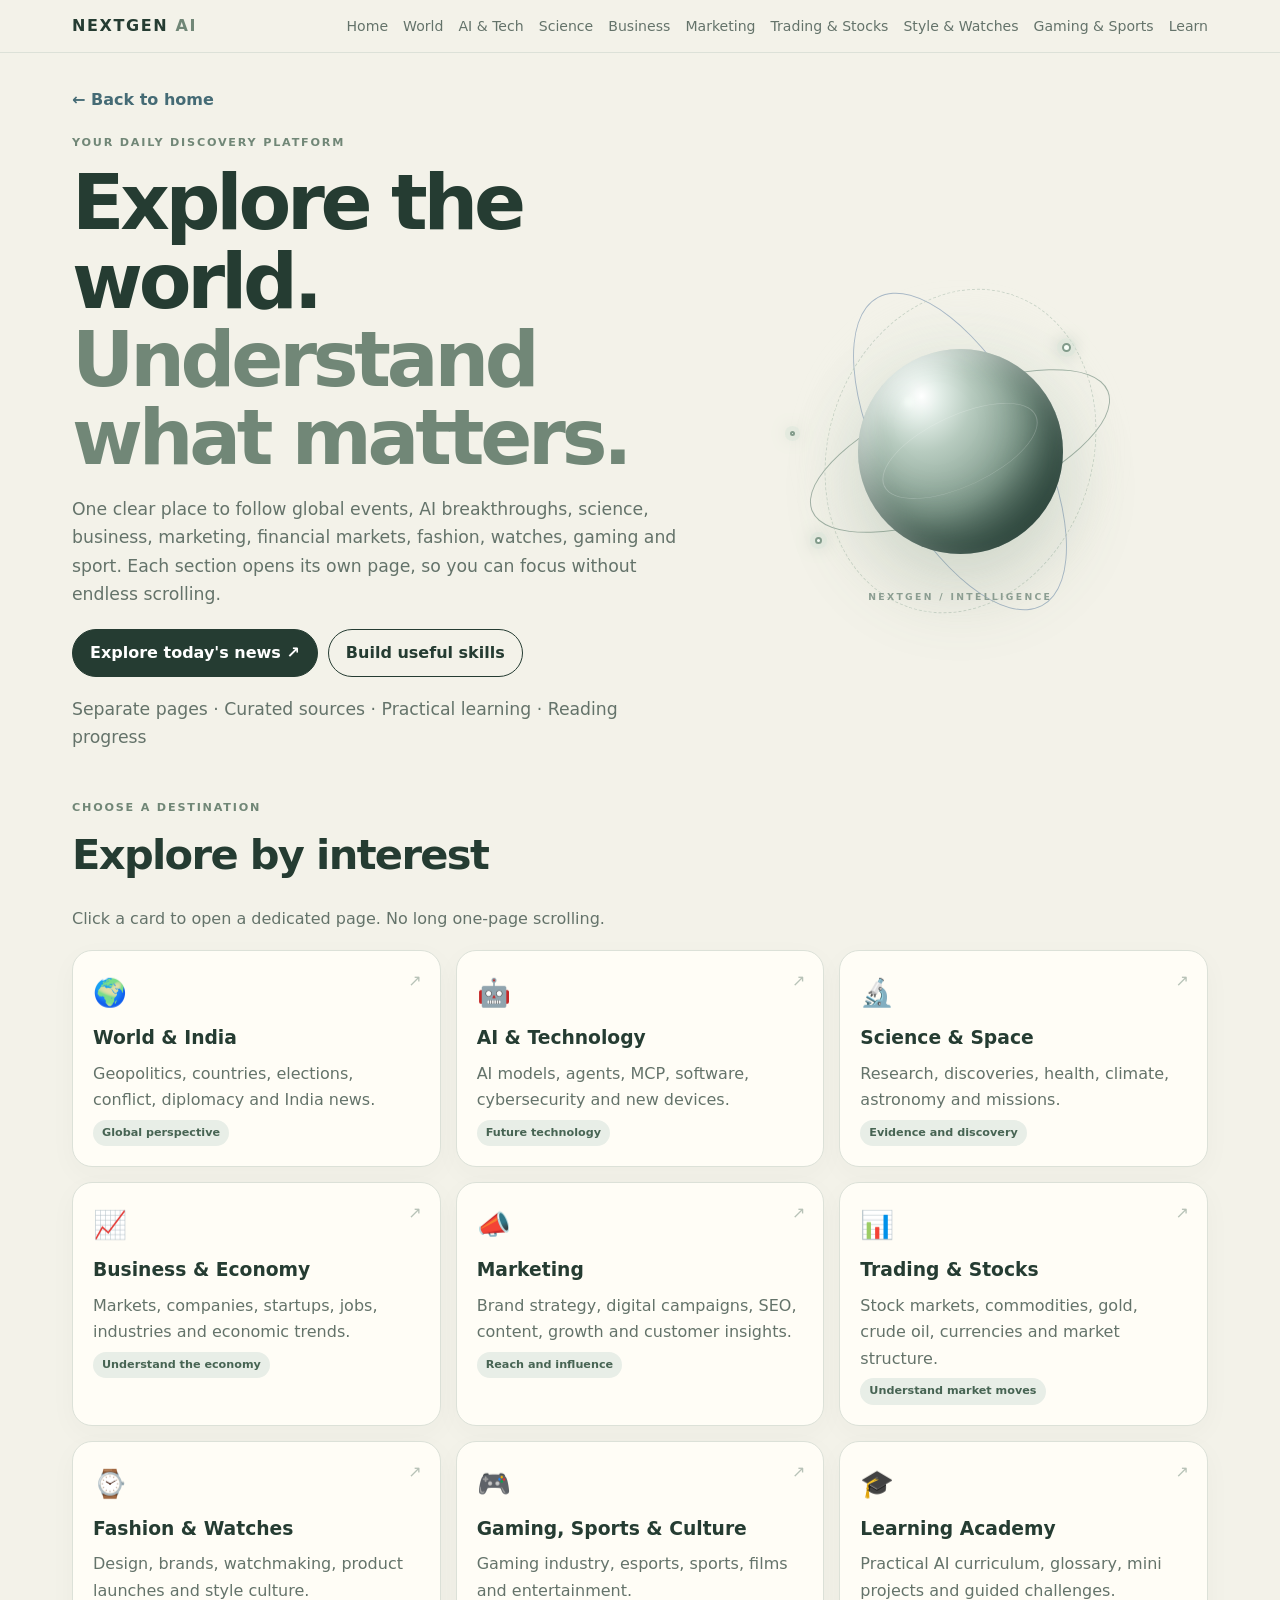
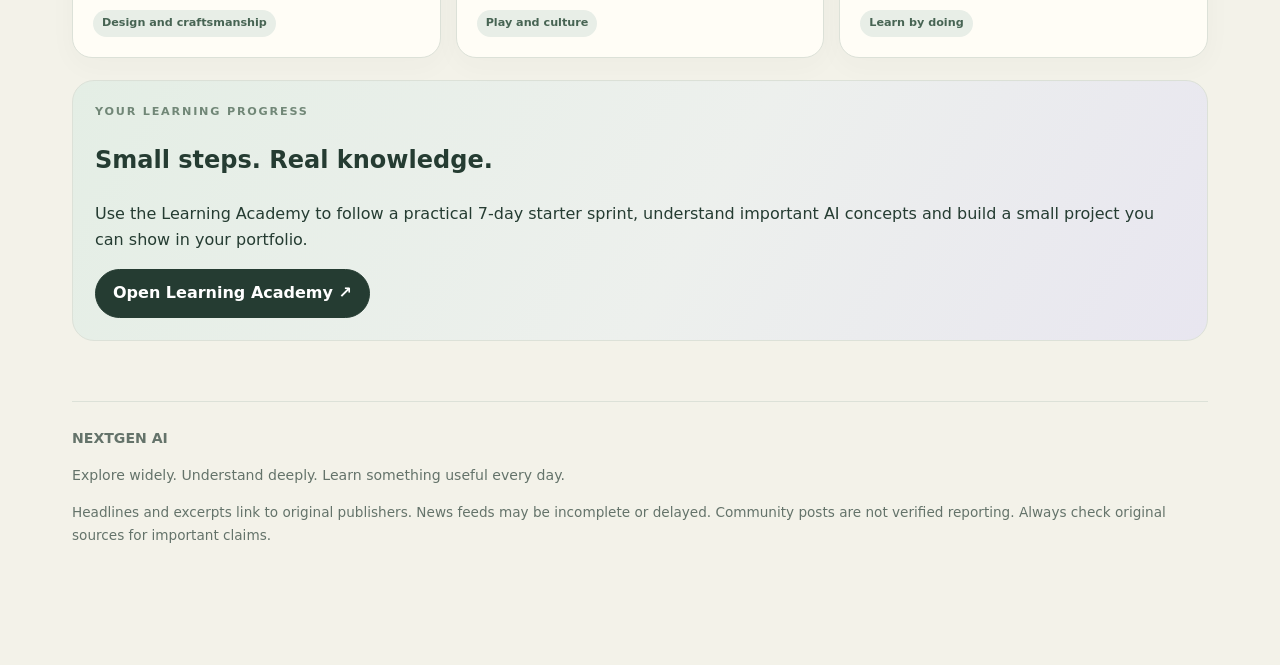
<file: index.html>
<!doctype html><html lang="en"><head><meta charset="utf-8"><meta name="viewport" content="width=device-width,initial-scale=1"><meta name="theme-color" content="#e9eee7"><meta name="description" content="NEXTGEN AI — Daily world discovery, technology and useful learning."><title>NEXTGEN AI | NEXTGEN AI</title><link rel="stylesheet" href="assets/site.css"></head><body data-categories=""><header><div class="nav"><a class="brand" href="index.html">NEXTGEN <span>AI</span></a><nav><a href="index.html">Home</a><a href="world-news.html">World</a><a href="ai-technology.html">AI & Tech</a><a href="science.html">Science</a><a href="business.html">Business</a><a href="marketing.html">Marketing</a><a href="trading.html">Trading & Stocks</a><a href="style-watches.html">Style & Watches</a><a href="gaming-sports.html">Gaming & Sports</a><a href="learn.html">Learn</a></nav></div></header><main class="wrap"><a class="back" href="index.html">← Back to home</a><section class="hero"><div><div class="eyebrow">Your daily discovery platform</div><h1>Explore the world.<br><span style="color:var(--sage)">Understand what matters.</span></h1><p>One clear place to follow global events, AI breakthroughs, science, business, marketing, financial markets, fashion, watches, gaming and sport. Each section opens its own page, so you can focus without endless scrolling.</p><div class="actions"><a class="btn" href="world-news.html">Explore today's news ↗</a><a class="btn alt" href="learn.html">Build useful skills</a></div><p class="note">Separate pages · Curated sources · Practical learning · Reading progress</p></div><div class="orb-wrap" aria-label="Animated AI sphere"><div class="ring"></div><div class="ring two"></div><div class="ring three"></div><div class="orb"></div><span class="orb-node node-one"></span><span class="orb-node node-two"></span><span class="orb-node node-three"></span></div></section><section class="section-head"><div class="eyebrow">Choose a destination</div><h2>Explore by interest</h2><p class="muted">Click a card to open a dedicated page. No long one-page scrolling.</p></section><div class="grid">
<a class="tile" href="world-news.html"><span class="emoji">🌍</span><h3>World & India</h3><p>Geopolitics, countries, elections, conflict, diplomacy and India news.</p><span class="tag">Global perspective</span></a>
<a class="tile" href="ai-technology.html"><span class="emoji">🤖</span><h3>AI & Technology</h3><p>AI models, agents, MCP, software, cybersecurity and new devices.</p><span class="tag">Future technology</span></a>
<a class="tile" href="science.html"><span class="emoji">🔬</span><h3>Science & Space</h3><p>Research, discoveries, health, climate, astronomy and missions.</p><span class="tag">Evidence and discovery</span></a>
<a class="tile" href="business.html"><span class="emoji">📈</span><h3>Business & Economy</h3><p>Markets, companies, startups, jobs, industries and economic trends.</p><span class="tag">Understand the economy</span></a>
<a class="tile" href="marketing.html"><span class="emoji">📣</span><h3>Marketing</h3><p>Brand strategy, digital campaigns, SEO, content, growth and customer insights.</p><span class="tag">Reach and influence</span></a>
<a class="tile" href="trading.html"><span class="emoji">📊</span><h3>Trading & Stocks</h3><p>Stock markets, commodities, gold, crude oil, currencies and market structure.</p><span class="tag">Understand market moves</span></a>
<a class="tile" href="style-watches.html"><span class="emoji">⌚</span><h3>Fashion & Watches</h3><p>Design, brands, watchmaking, product launches and style culture.</p><span class="tag">Design and craftsmanship</span></a>
<a class="tile" href="gaming-sports.html"><span class="emoji">🎮</span><h3>Gaming, Sports & Culture</h3><p>Gaming industry, esports, sports, films and entertainment.</p><span class="tag">Play and culture</span></a>
<a class="tile" href="learn.html"><span class="emoji">🎓</span><h3>Learning Academy</h3><p>Practical AI curriculum, glossary, mini projects and guided challenges.</p><span class="tag">Learn by doing</span></a>
</div><section class="panel"><div class="eyebrow">Your learning progress</div><h2>Small steps. Real knowledge.</h2><p>Use the Learning Academy to follow a practical 7-day starter sprint, understand important AI concepts and build a small project you can show in your portfolio.</p><a class="btn" href="learn.html">Open Learning Academy ↗</a></section><footer><b>NEXTGEN AI</b><p>Explore widely. Understand deeply. Learn something useful every day.</p><p class="note">Headlines and excerpts link to original publishers. News feeds may be incomplete or delayed. Community posts are not verified reporting. Always check original sources for important claims.</p></footer></main><script src="assets/site.js" defer></script></body></html>
</file>
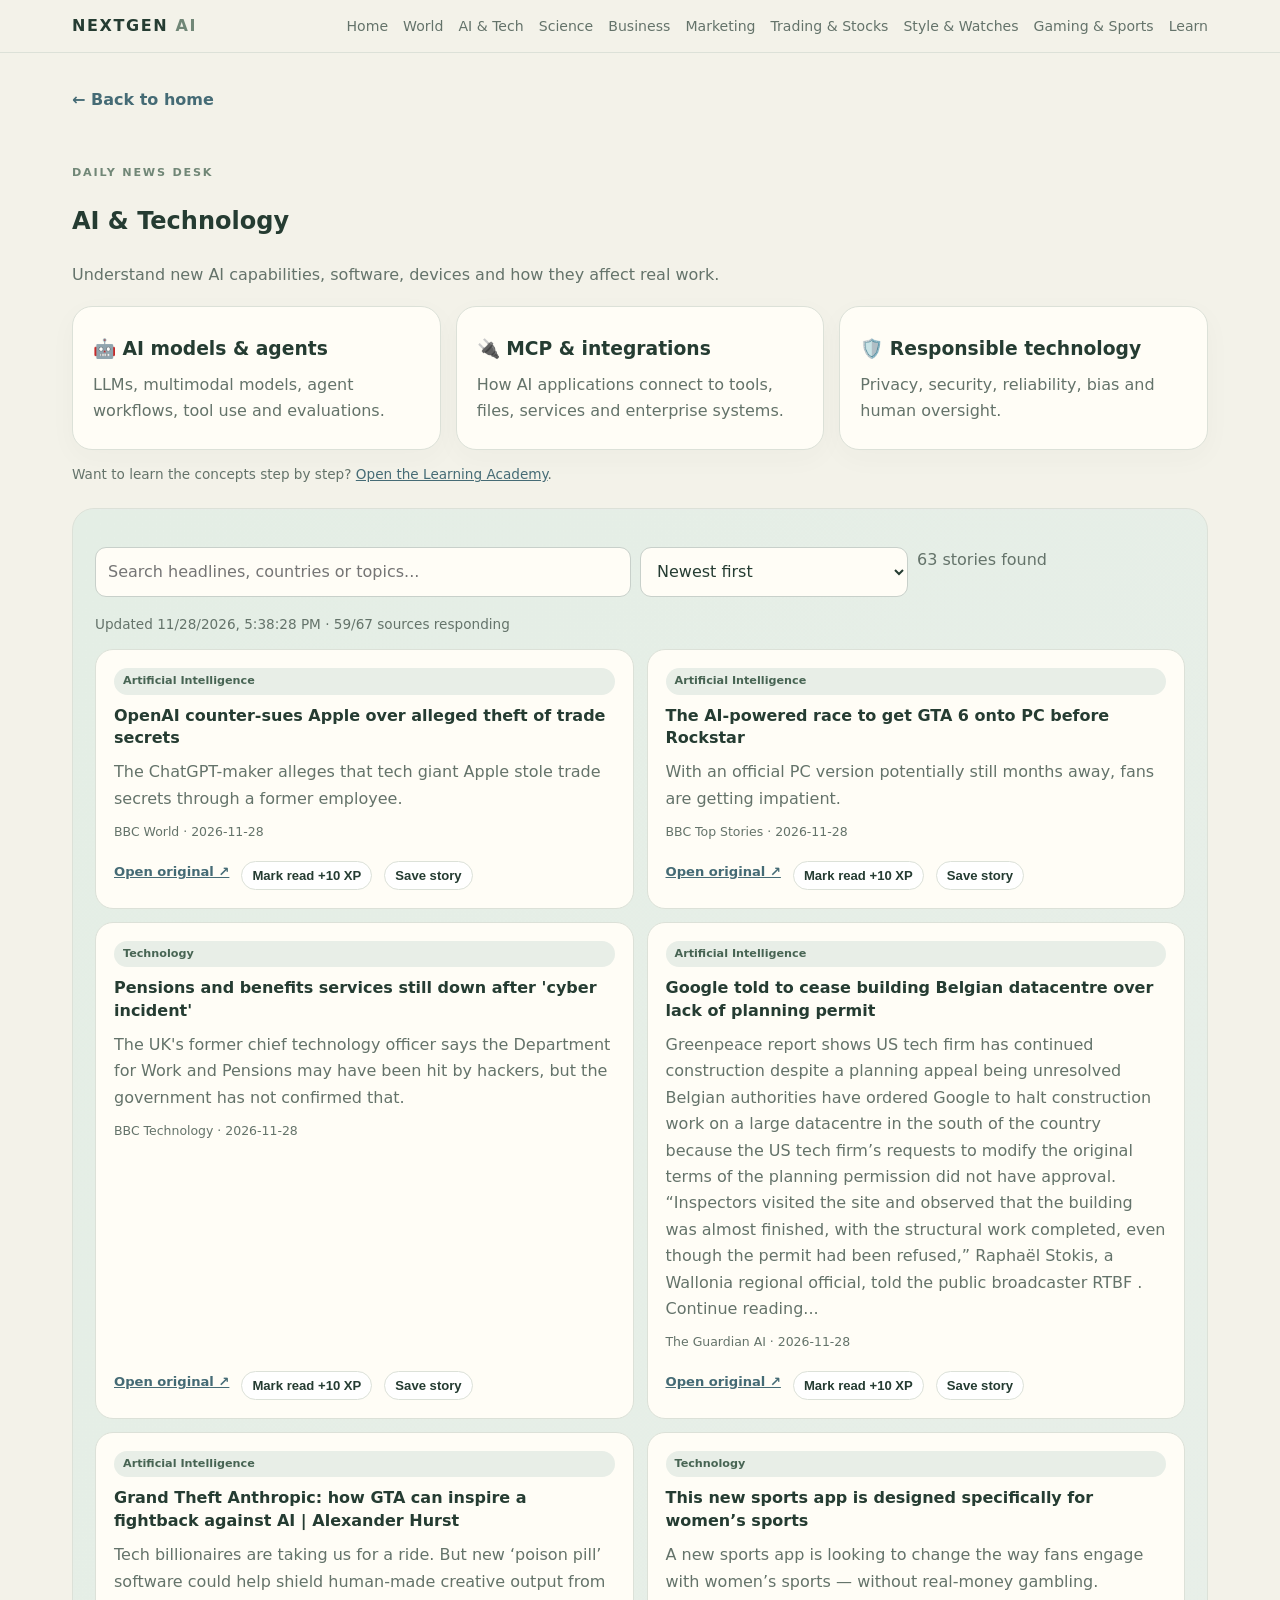
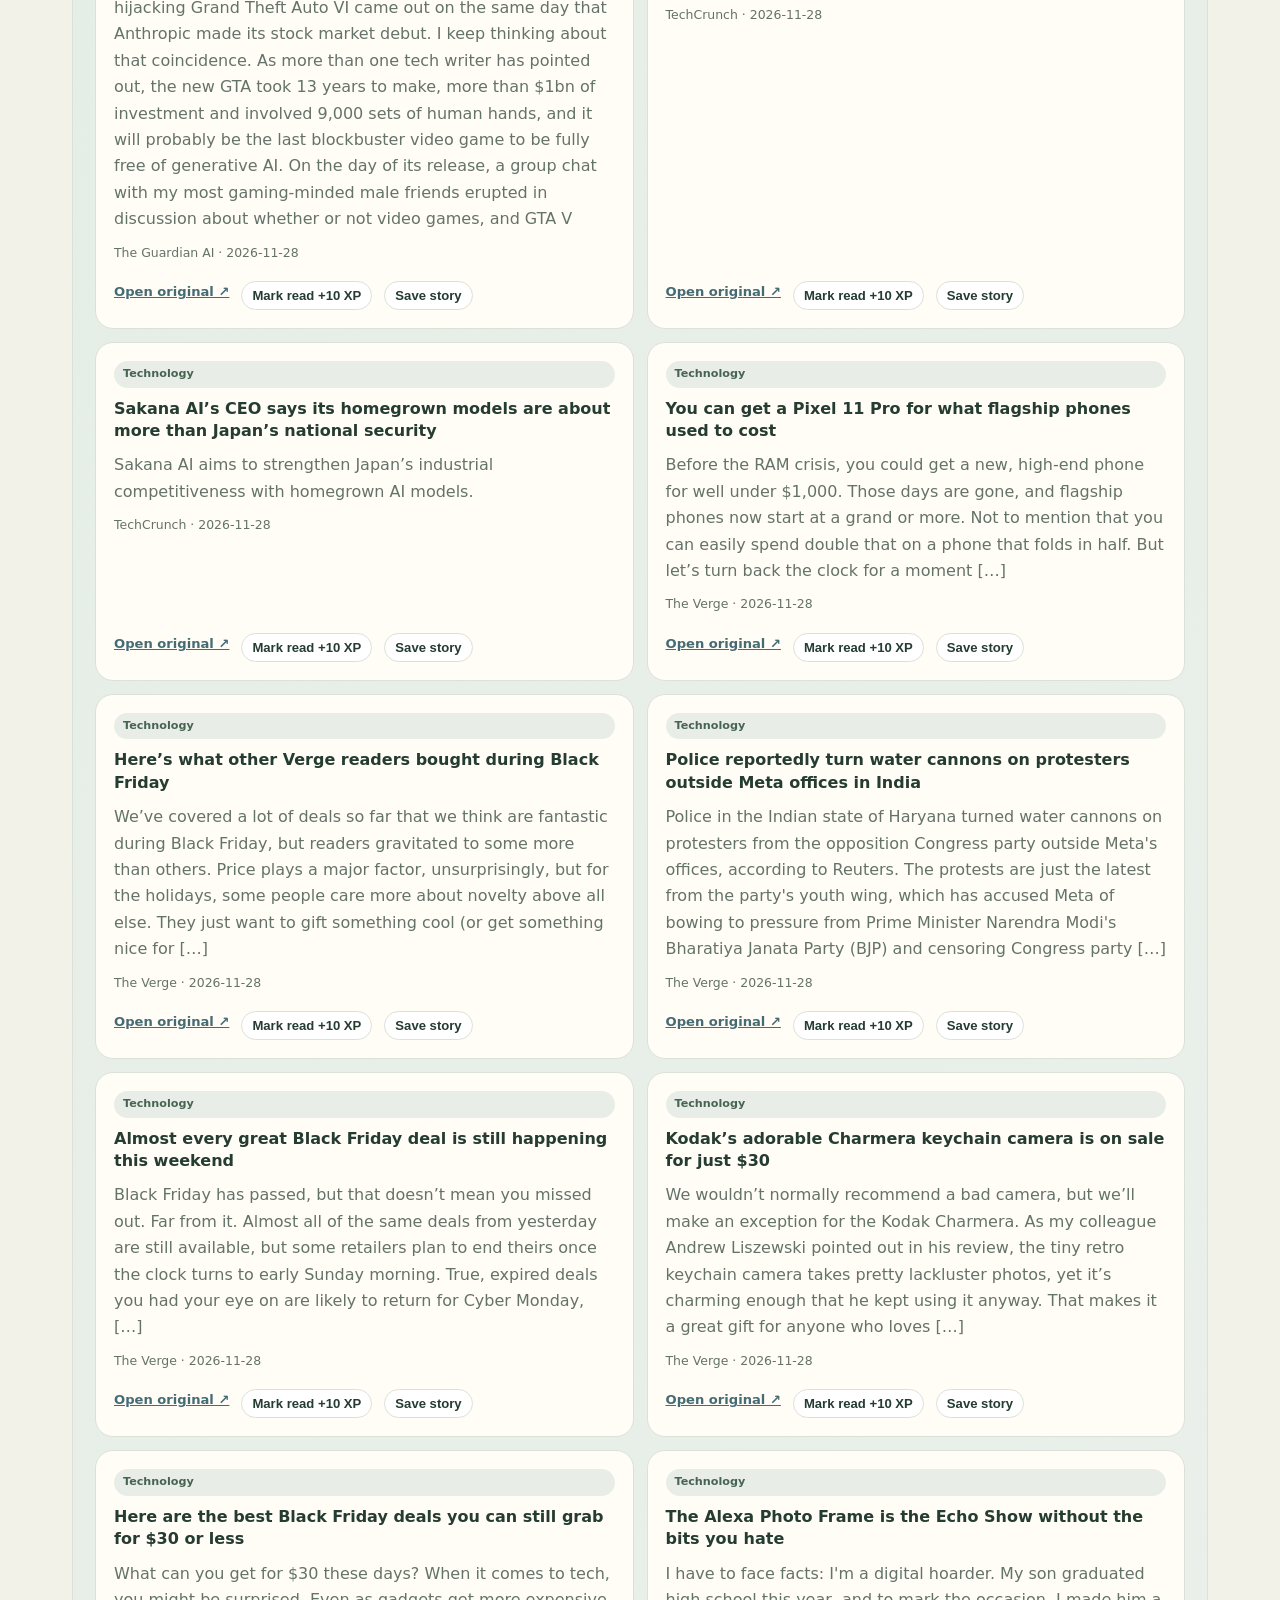
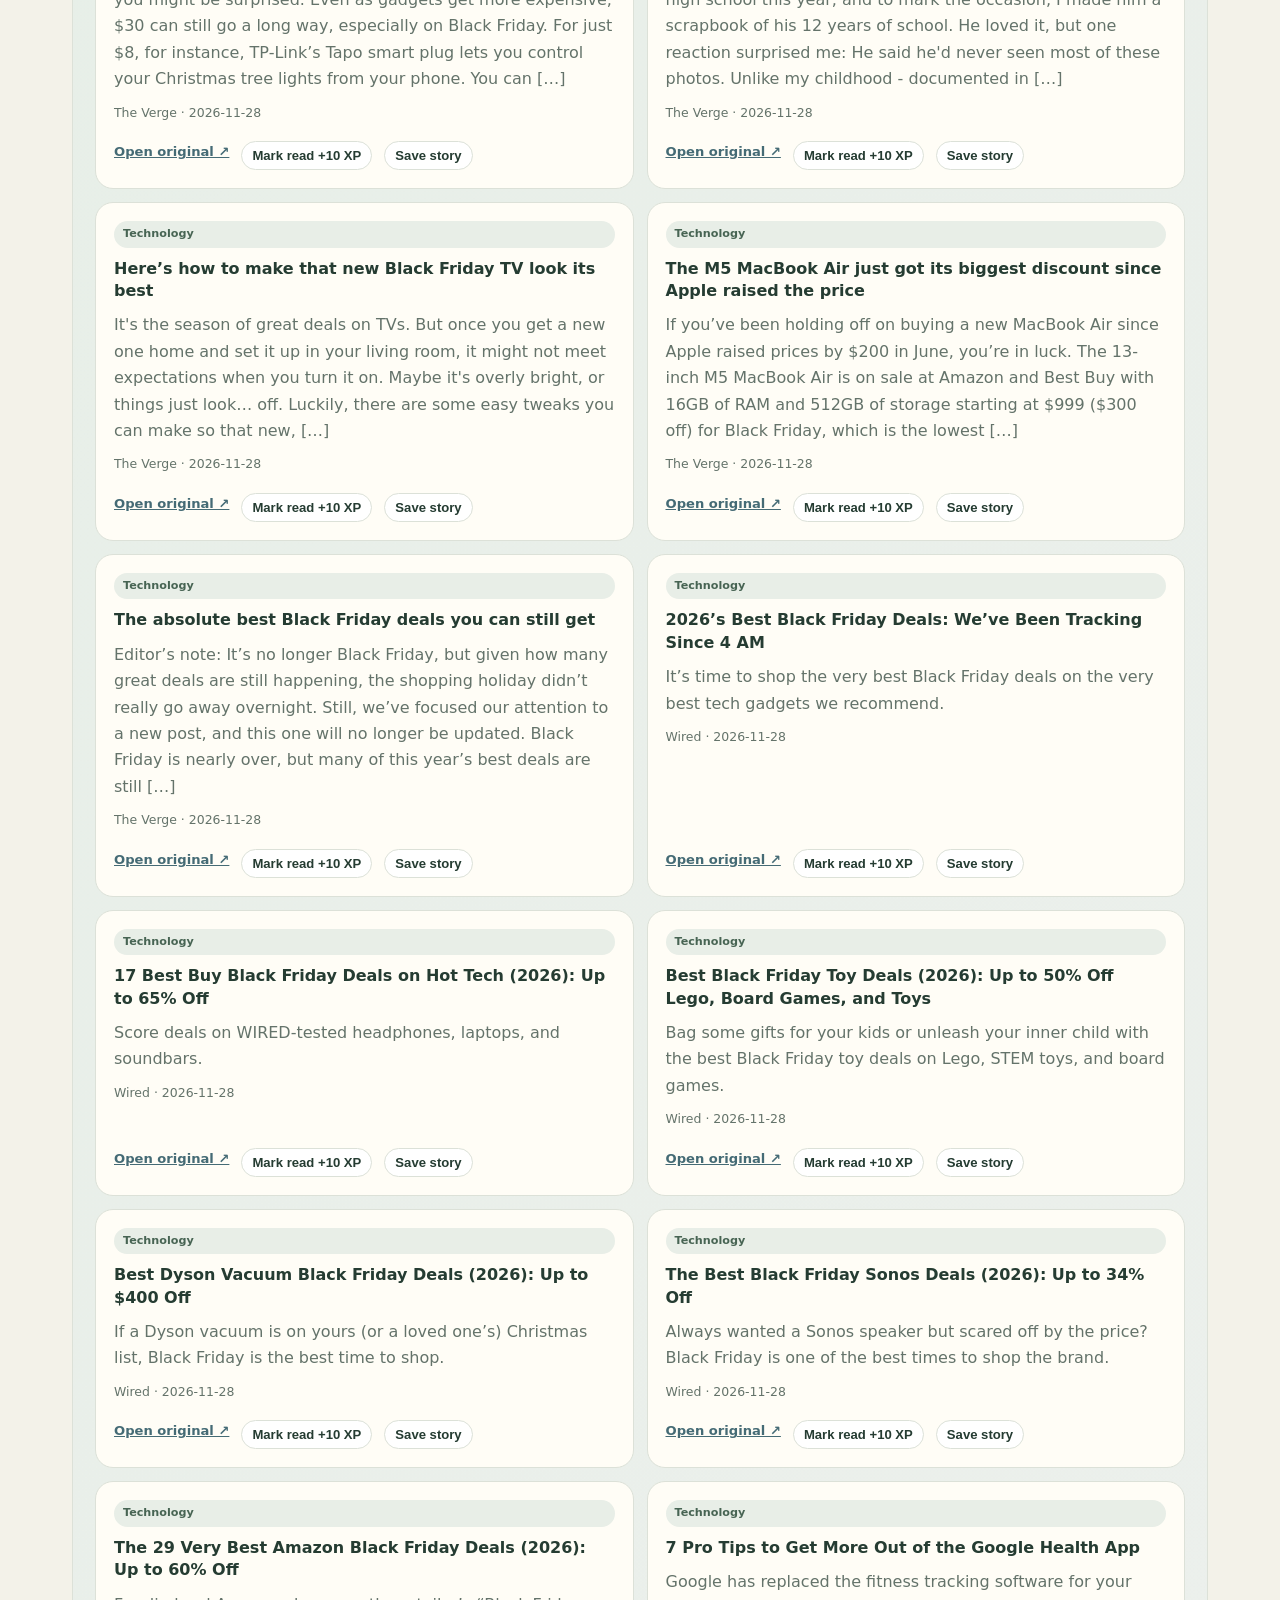
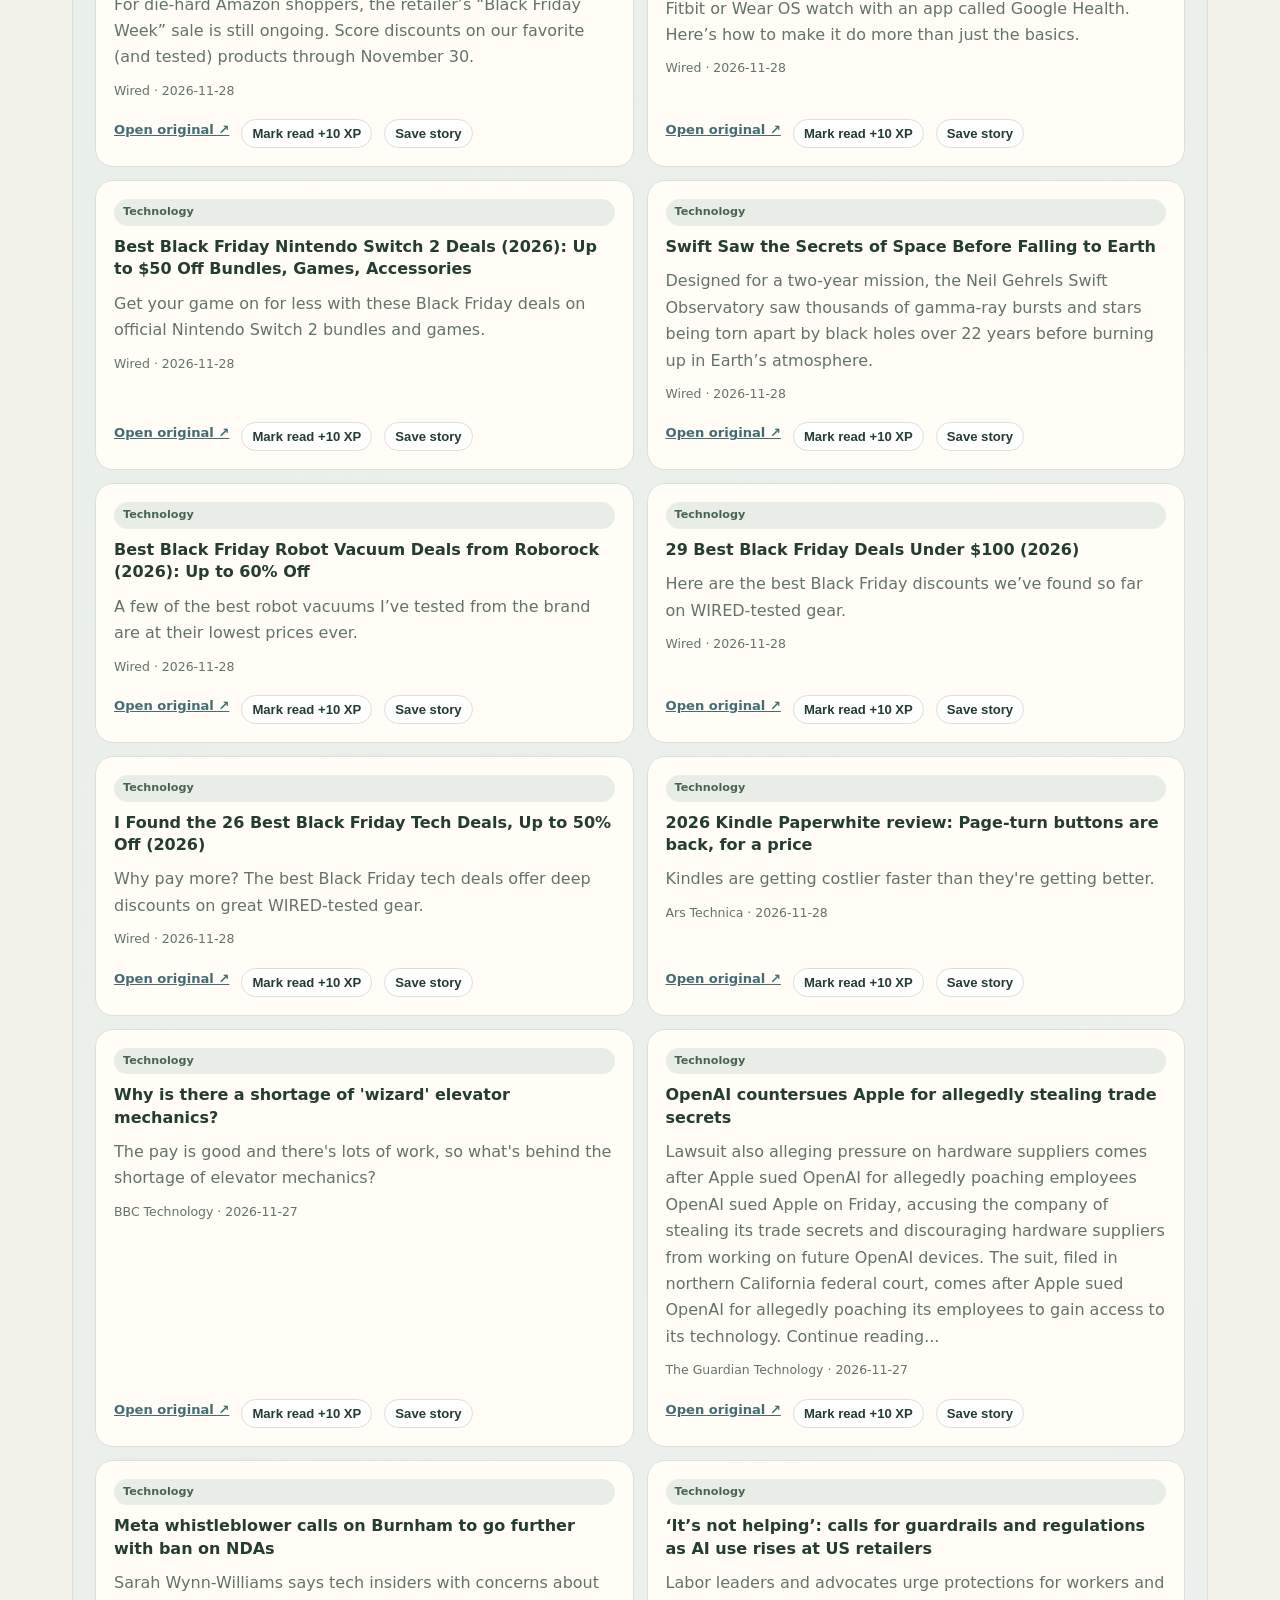
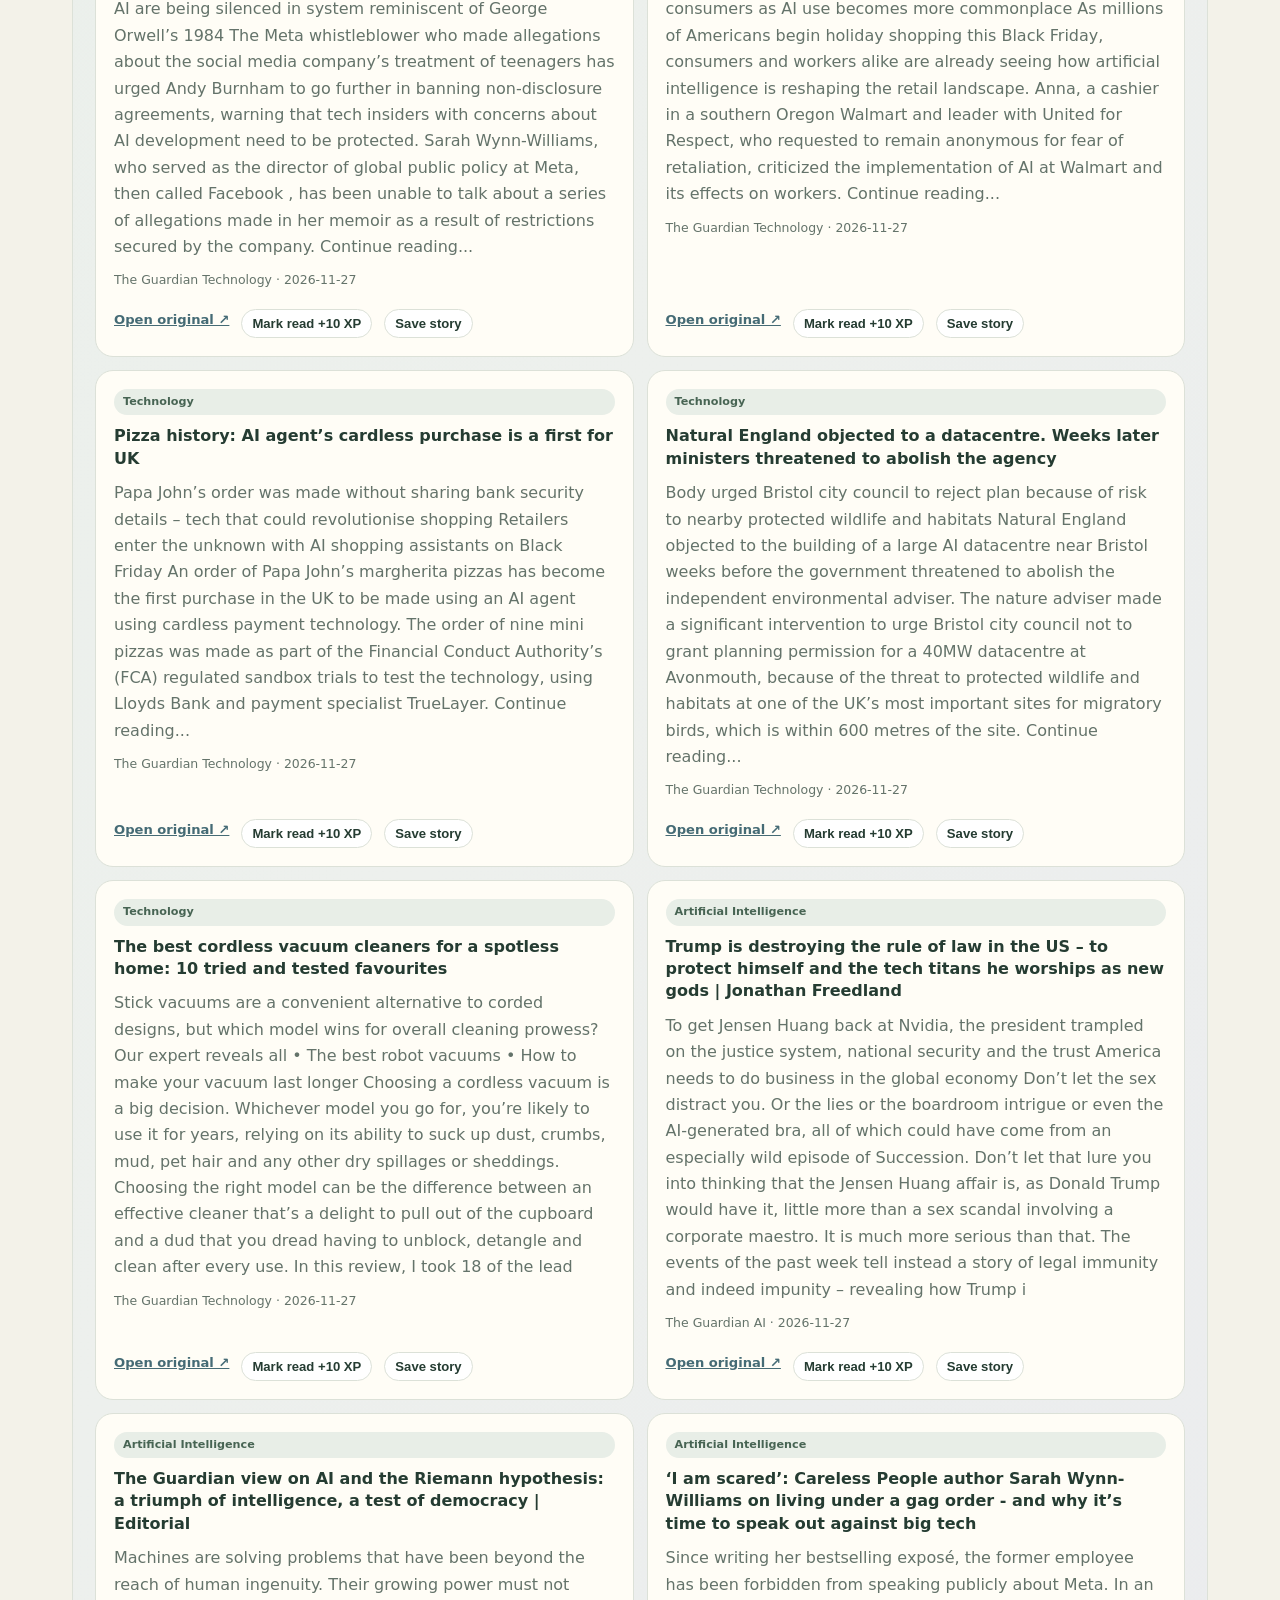
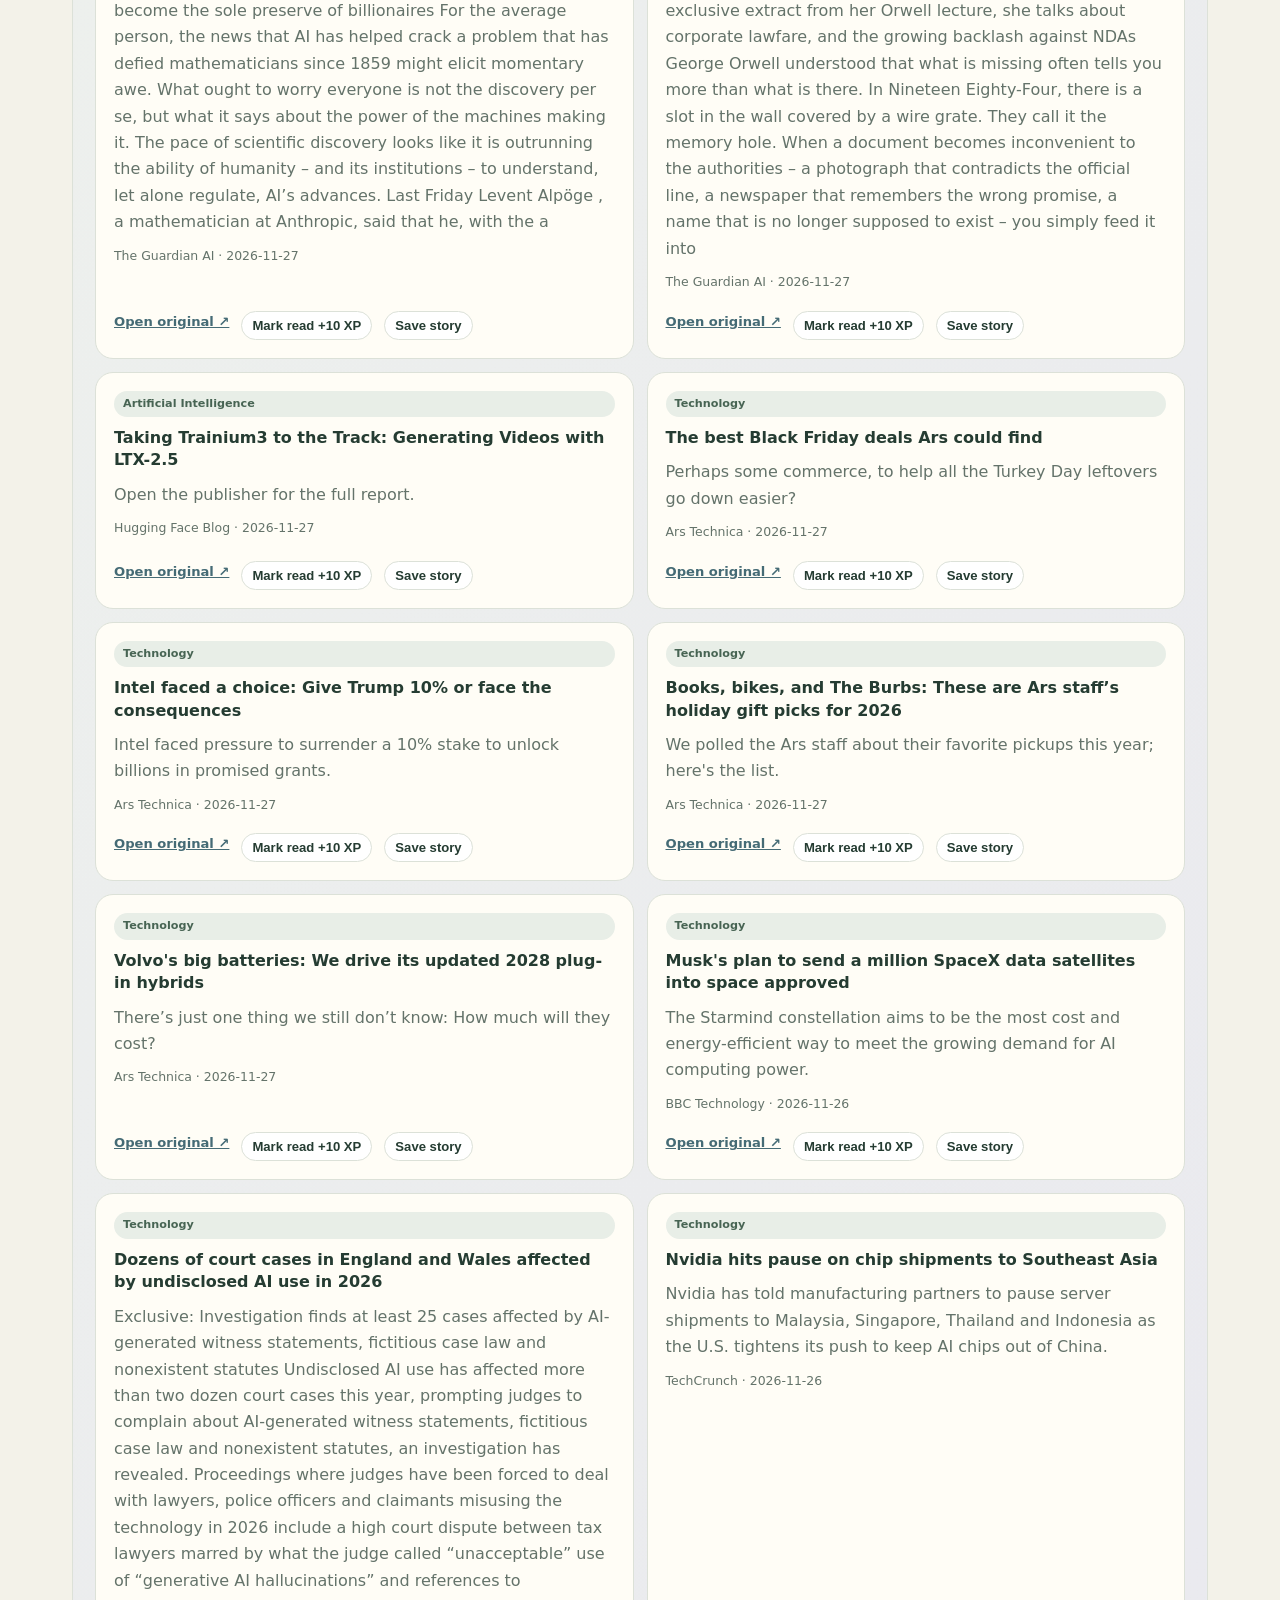
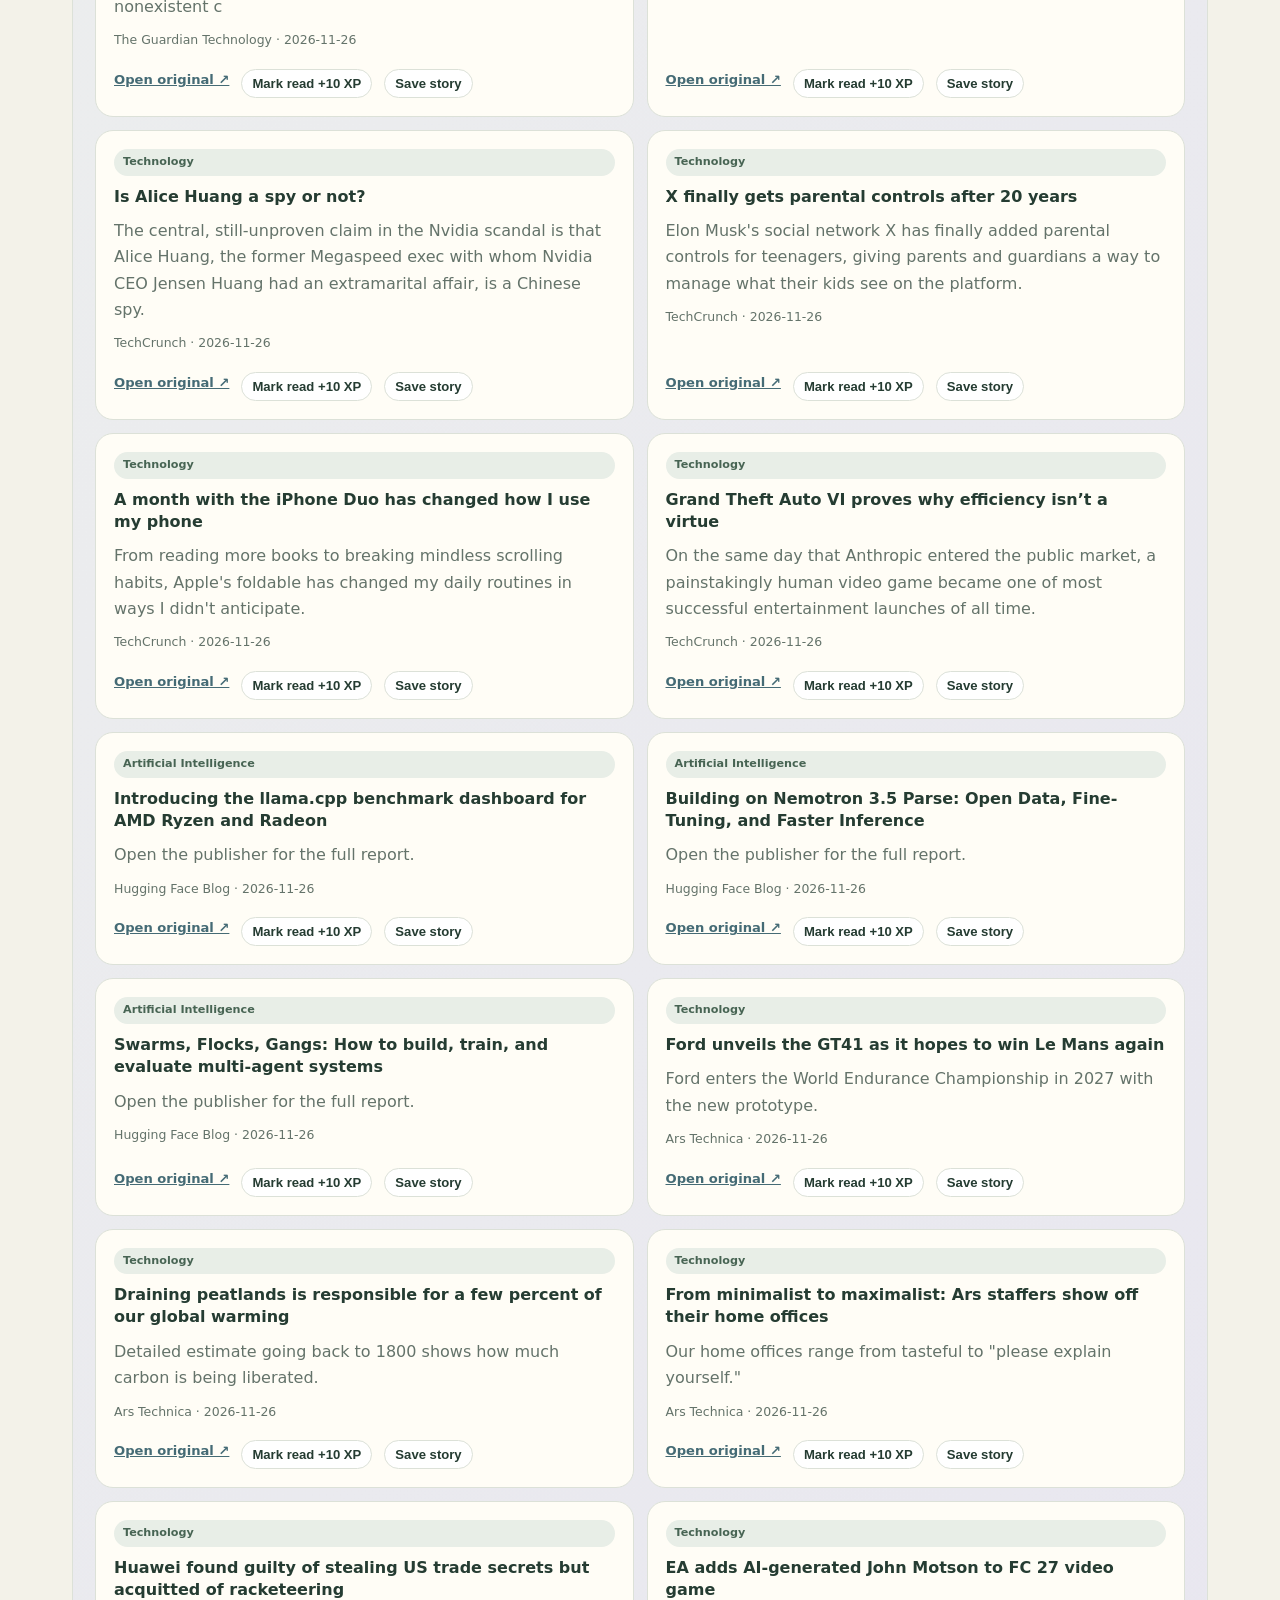
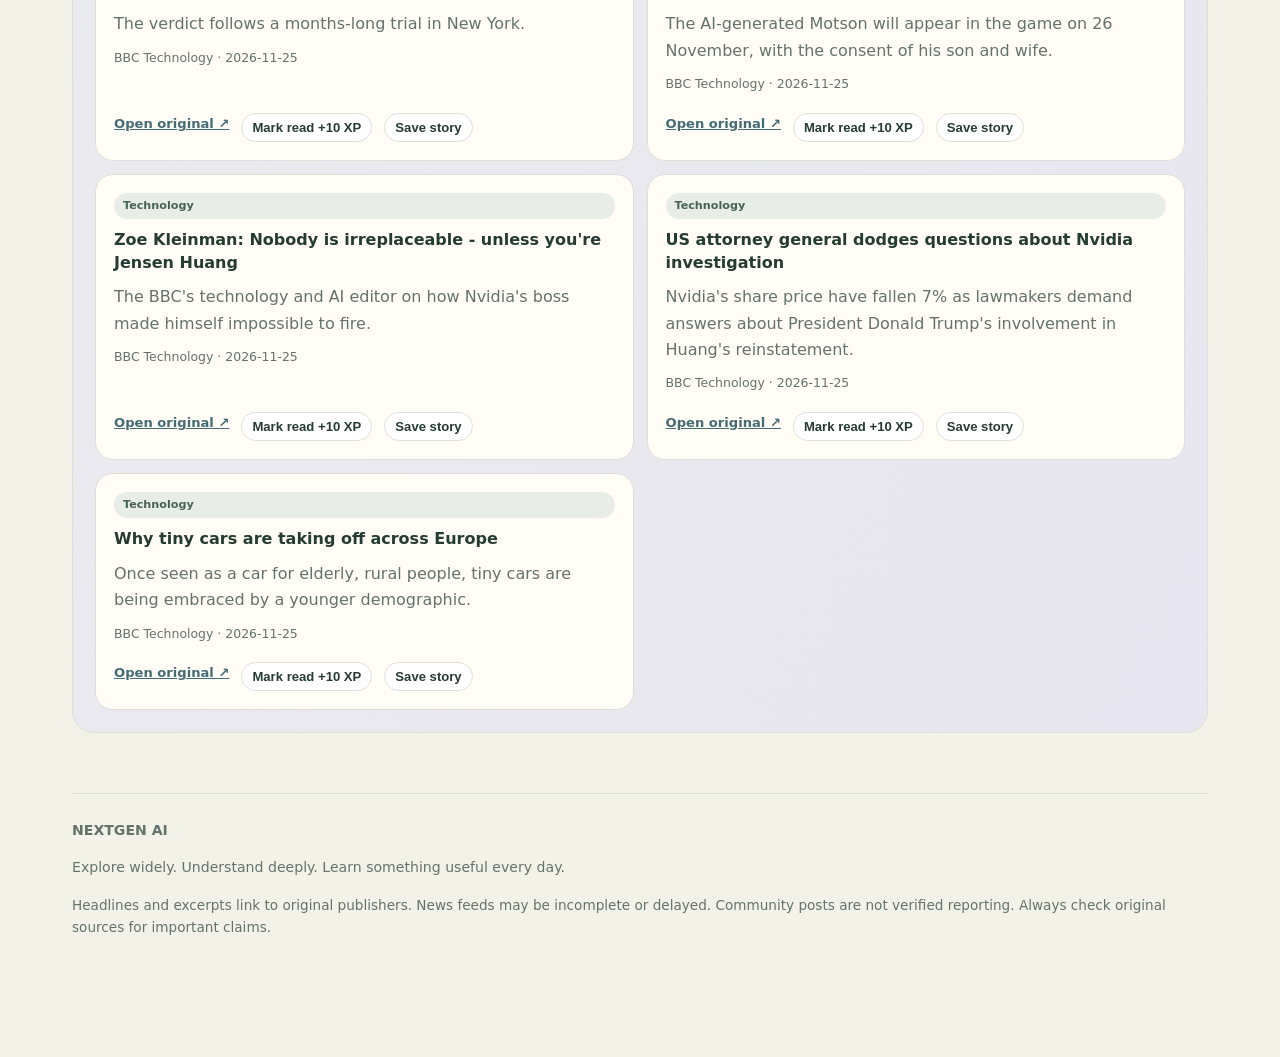
<file: ai-technology.html>
<!doctype html><html lang="en"><head><meta charset="utf-8"><meta name="viewport" content="width=device-width,initial-scale=1"><meta name="theme-color" content="#e9eee7"><meta name="description" content="AI & Technology — Understand new AI capabilities, software, devices and how they affect real work."><title>AI & Technology | NEXTGEN AI</title><link rel="stylesheet" href="assets/site.css"></head><body data-categories="Technology|Artificial Intelligence|AI Research"><header><div class="nav"><a class="brand" href="index.html">NEXTGEN <span>AI</span></a><nav><a href="index.html">Home</a><a href="world-news.html">World</a><a href="ai-technology.html">AI & Tech</a><a href="science.html">Science</a><a href="business.html">Business</a><a href="marketing.html">Marketing</a><a href="trading.html">Trading & Stocks</a><a href="style-watches.html">Style & Watches</a><a href="gaming-sports.html">Gaming & Sports</a><a href="learn.html">Learn</a></nav></div></header><main class="wrap"><a class="back" href="index.html">← Back to home</a><section class="section-head"><div class="eyebrow">Daily news desk</div><h1>AI & Technology</h1><p class="muted">Understand new AI capabilities, software, devices and how they affect real work.</p></section><div class="grid"><div class="card"><h3>🤖 AI models & agents</h3><p>LLMs, multimodal models, agent workflows, tool use and evaluations.</p></div><div class="card"><h3>🔌 MCP & integrations</h3><p>How AI applications connect to tools, files, services and enterprise systems.</p></div><div class="card"><h3>🛡️ Responsible technology</h3><p>Privacy, security, reliability, bias and human oversight.</p></div></div><p class="note">Want to learn the concepts step by step? <a href="learn.html">Open the Learning Academy</a>.</p><div class="panel"><div class="toolbar"><input id="searchNews" type="search" placeholder="Search headlines, countries or topics..." aria-label="Search stories"><select id="sortNews"><option value="newest">Newest first</option><option value="oldest">Oldest first</option></select><span id="storyCount" class="muted">Loading stories...</span></div><p id="feedStatus" class="note">Connecting to the latest feed...</p><div id="newsGrid" class="news-grid"><div class="empty">Loading stories…</div></div></div><footer><b>NEXTGEN AI</b><p>Explore widely. Understand deeply. Learn something useful every day.</p><p class="note">Headlines and excerpts link to original publishers. News feeds may be incomplete or delayed. Community posts are not verified reporting. Always check original sources for important claims.</p></footer></main><script src="assets/site.js" defer></script></body></html>
</file>
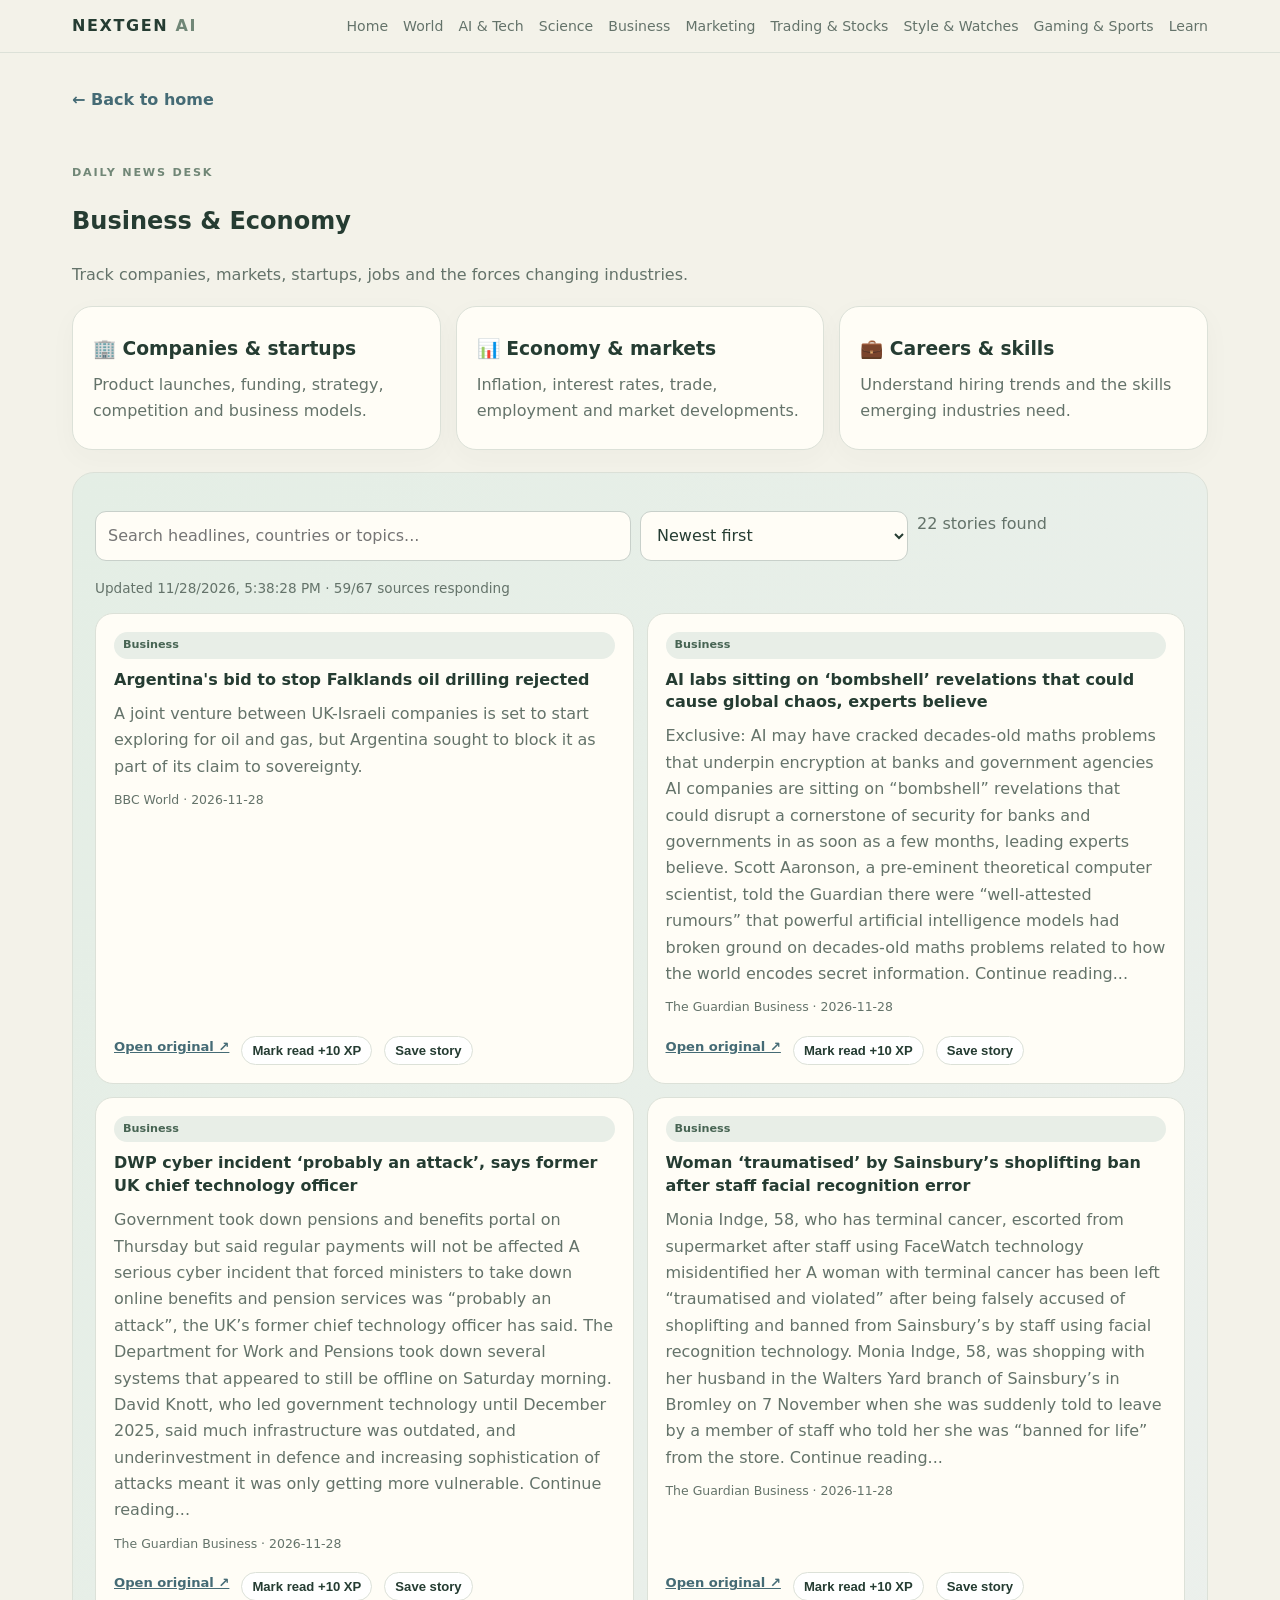
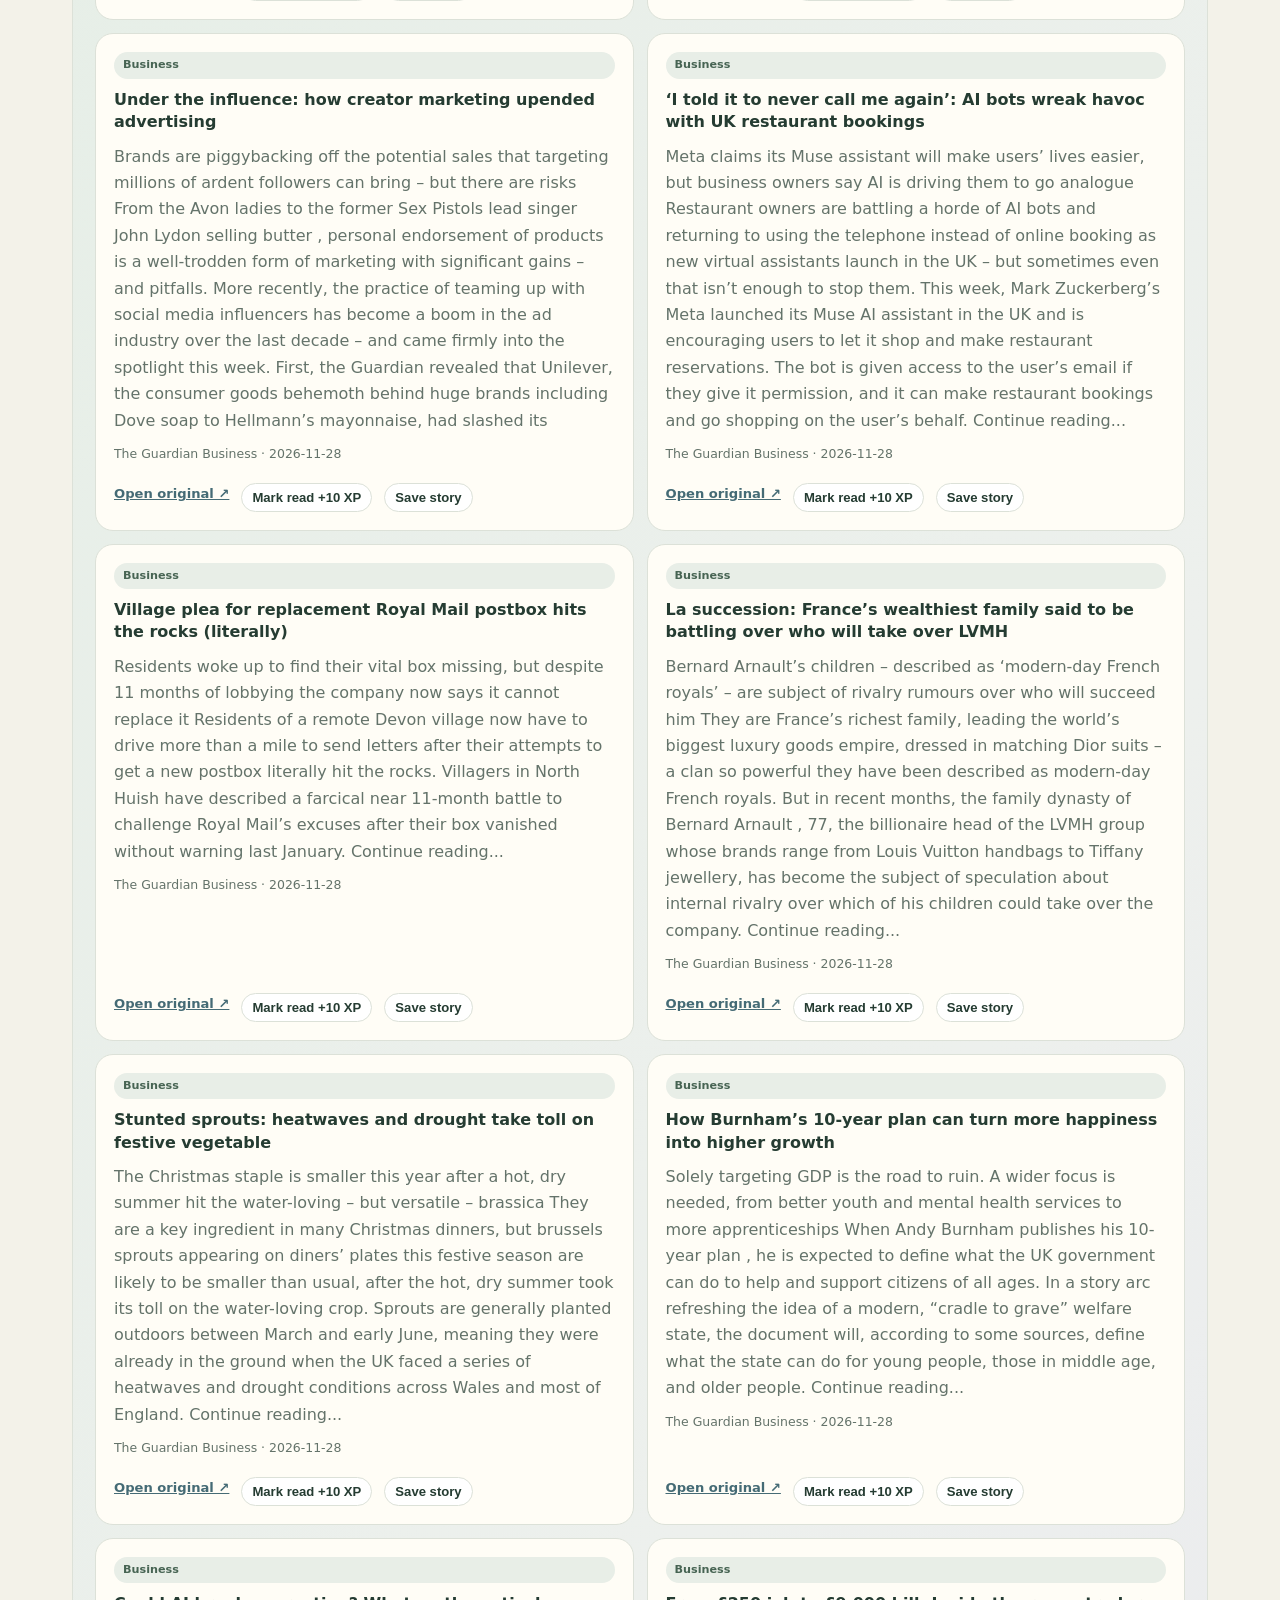
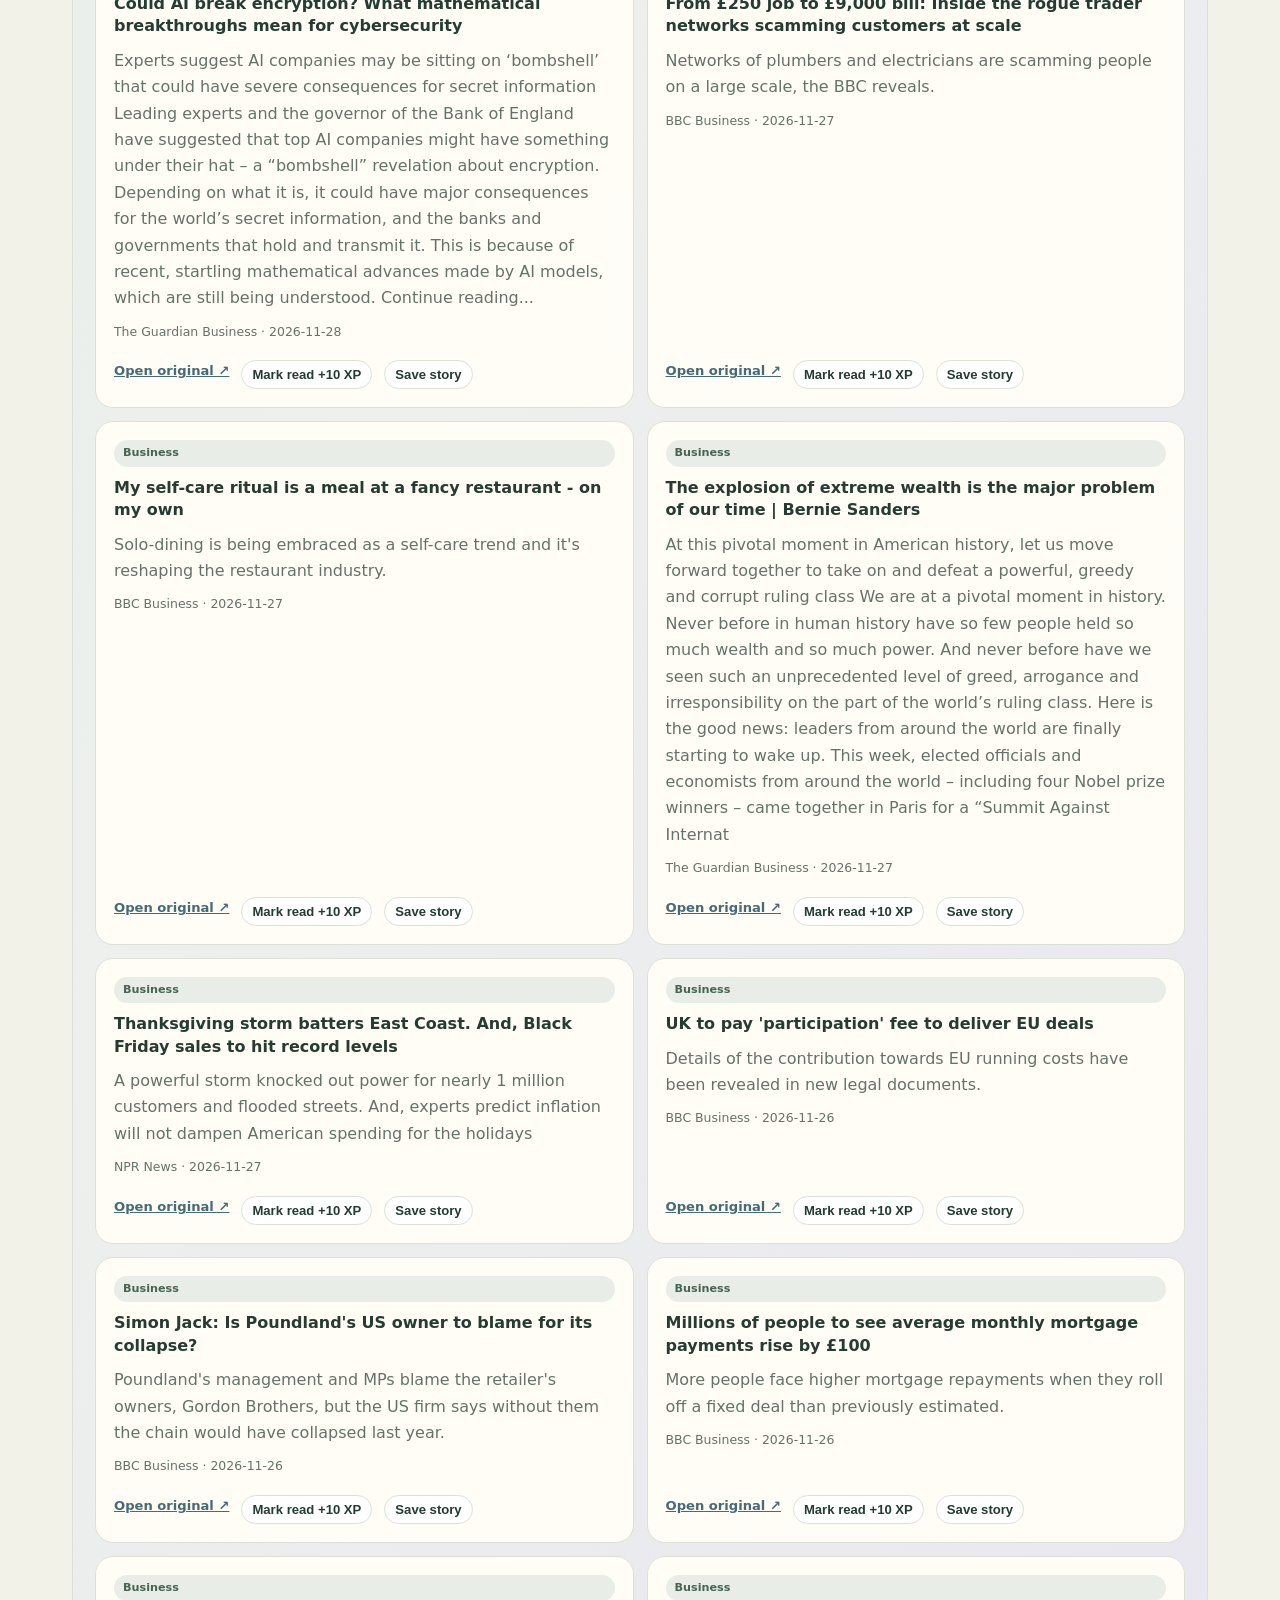
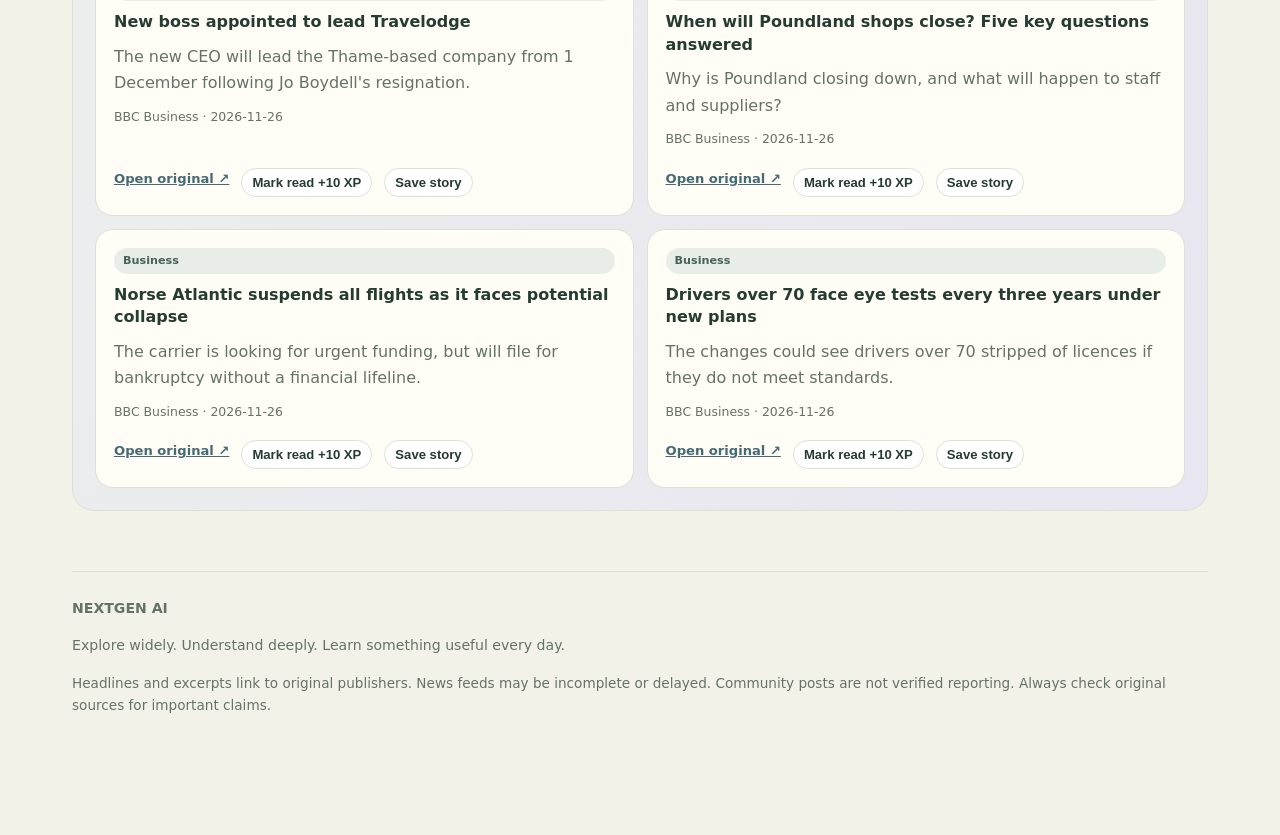
<file: business.html>
<!doctype html><html lang="en"><head><meta charset="utf-8"><meta name="viewport" content="width=device-width,initial-scale=1"><meta name="theme-color" content="#e9eee7"><meta name="description" content="Business & Economy — Track companies, markets, startups, jobs and the forces changing industries."><title>Business & Economy | NEXTGEN AI</title><link rel="stylesheet" href="assets/site.css"></head><body data-categories="Business"><header><div class="nav"><a class="brand" href="index.html">NEXTGEN <span>AI</span></a><nav><a href="index.html">Home</a><a href="world-news.html">World</a><a href="ai-technology.html">AI & Tech</a><a href="science.html">Science</a><a href="business.html">Business</a><a href="marketing.html">Marketing</a><a href="trading.html">Trading & Stocks</a><a href="style-watches.html">Style & Watches</a><a href="gaming-sports.html">Gaming & Sports</a><a href="learn.html">Learn</a></nav></div></header><main class="wrap"><a class="back" href="index.html">← Back to home</a><section class="section-head"><div class="eyebrow">Daily news desk</div><h1>Business & Economy</h1><p class="muted">Track companies, markets, startups, jobs and the forces changing industries.</p></section><div class="grid"><div class="card"><h3>🏢 Companies & startups</h3><p>Product launches, funding, strategy, competition and business models.</p></div><div class="card"><h3>📊 Economy & markets</h3><p>Inflation, interest rates, trade, employment and market developments.</p></div><div class="card"><h3>💼 Careers & skills</h3><p>Understand hiring trends and the skills emerging industries need.</p></div></div><div class="panel"><div class="toolbar"><input id="searchNews" type="search" placeholder="Search headlines, countries or topics..." aria-label="Search stories"><select id="sortNews"><option value="newest">Newest first</option><option value="oldest">Oldest first</option></select><span id="storyCount" class="muted">Loading stories...</span></div><p id="feedStatus" class="note">Connecting to the latest feed...</p><div id="newsGrid" class="news-grid"><div class="empty">Loading stories…</div></div></div><footer><b>NEXTGEN AI</b><p>Explore widely. Understand deeply. Learn something useful every day.</p><p class="note">Headlines and excerpts link to original publishers. News feeds may be incomplete or delayed. Community posts are not verified reporting. Always check original sources for important claims.</p></footer></main><script src="assets/site.js" defer></script></body></html>
</file>
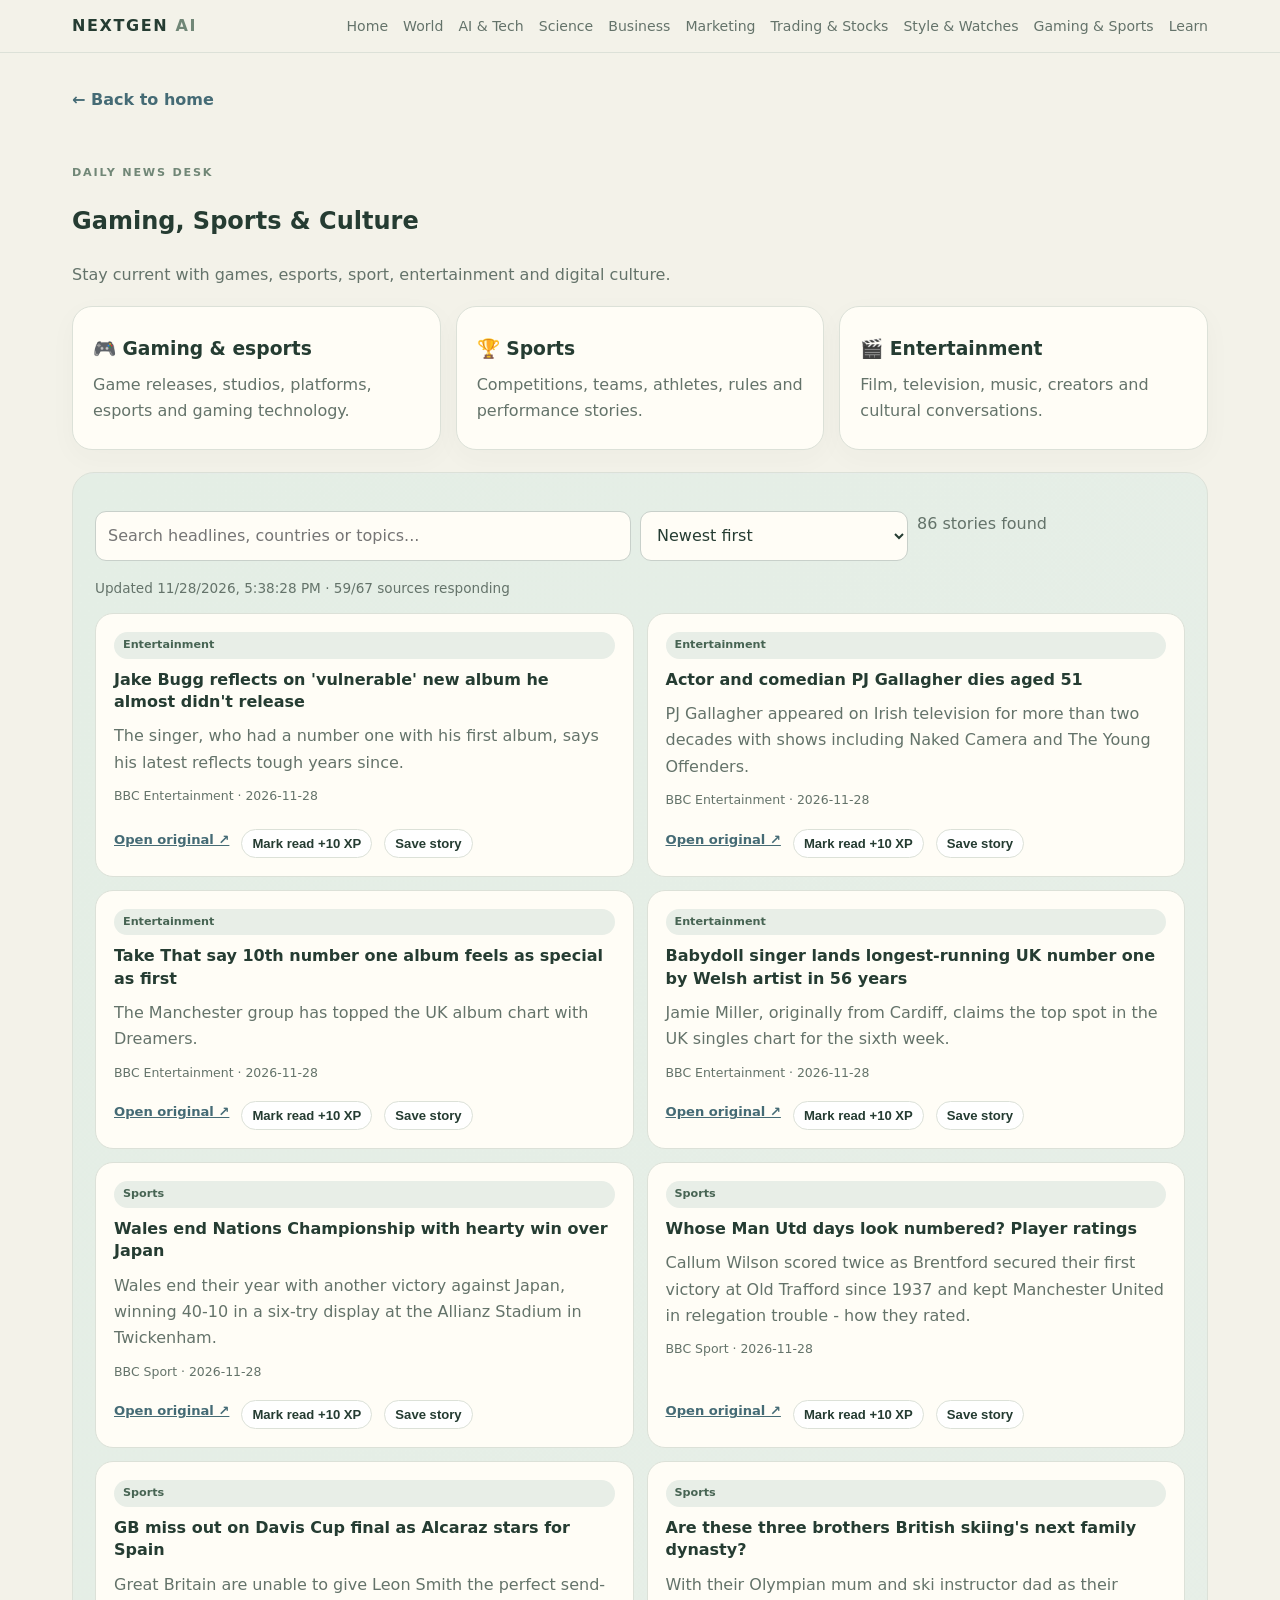
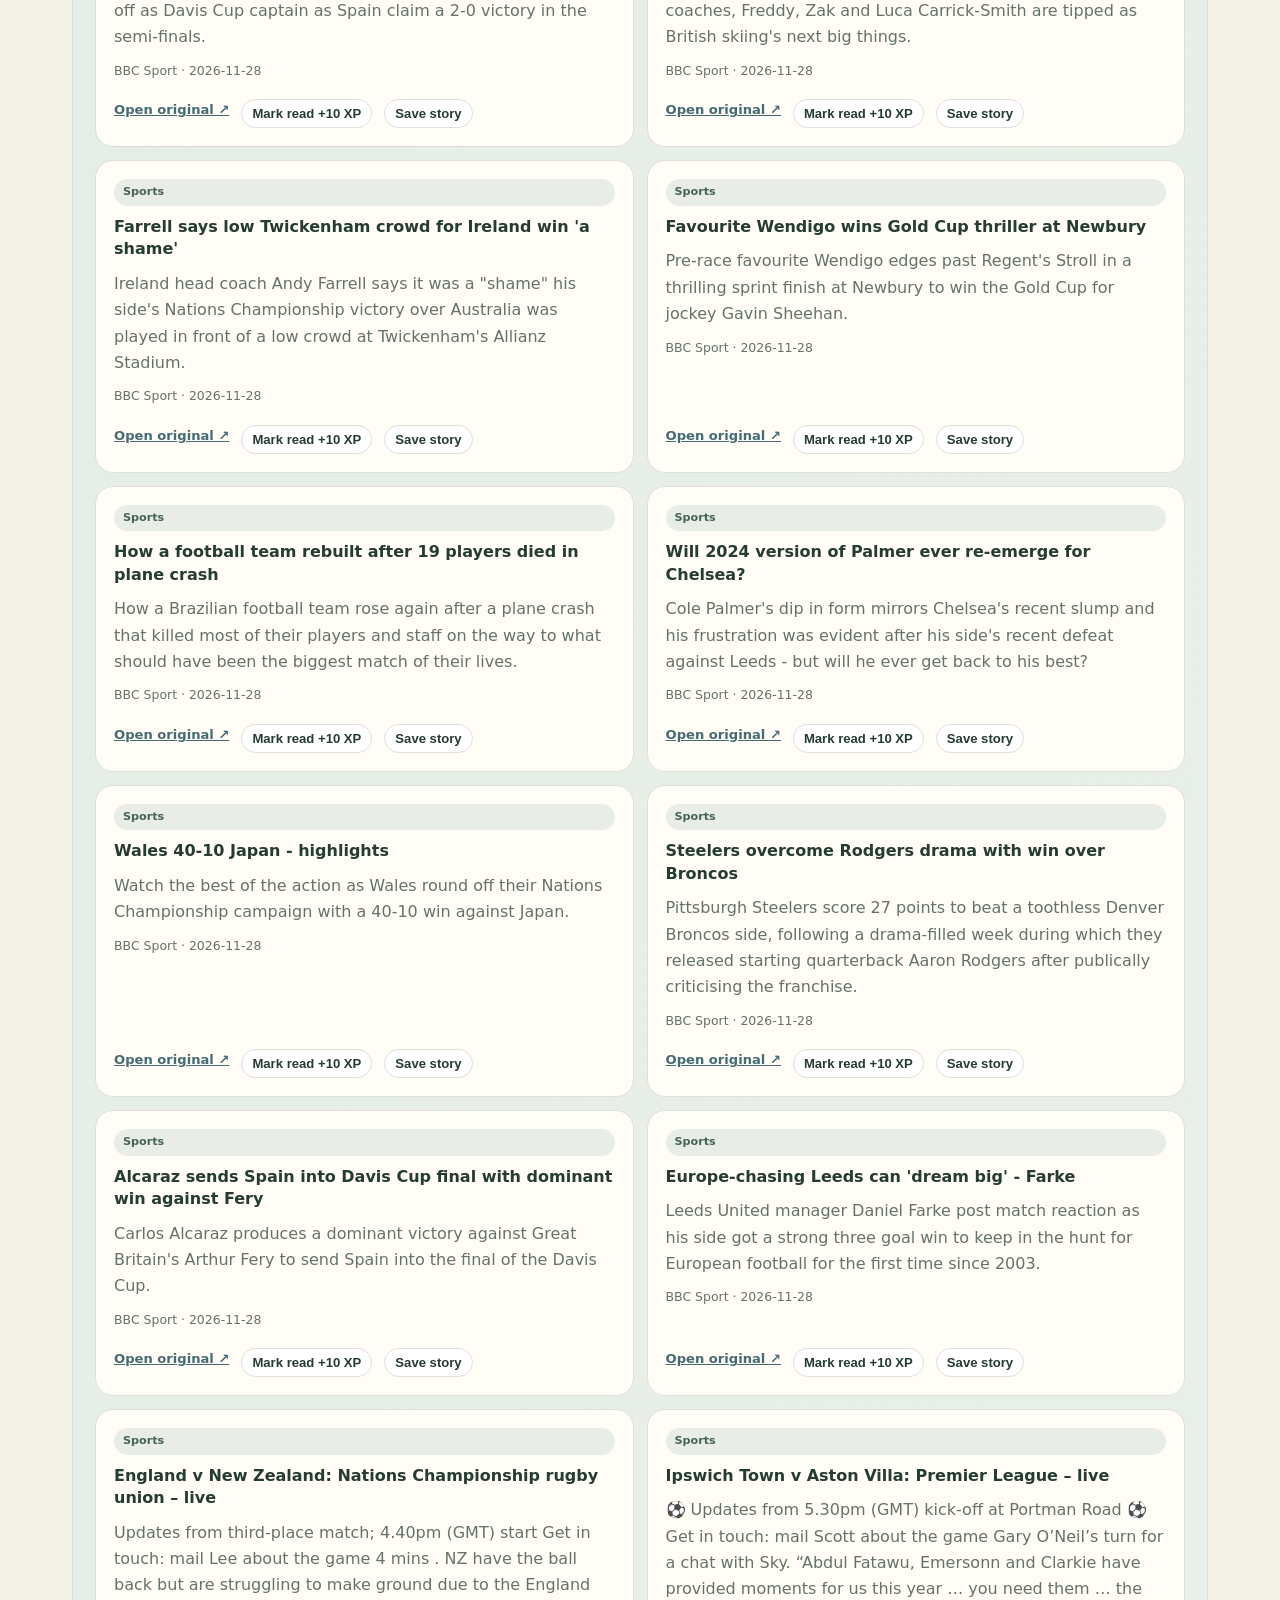
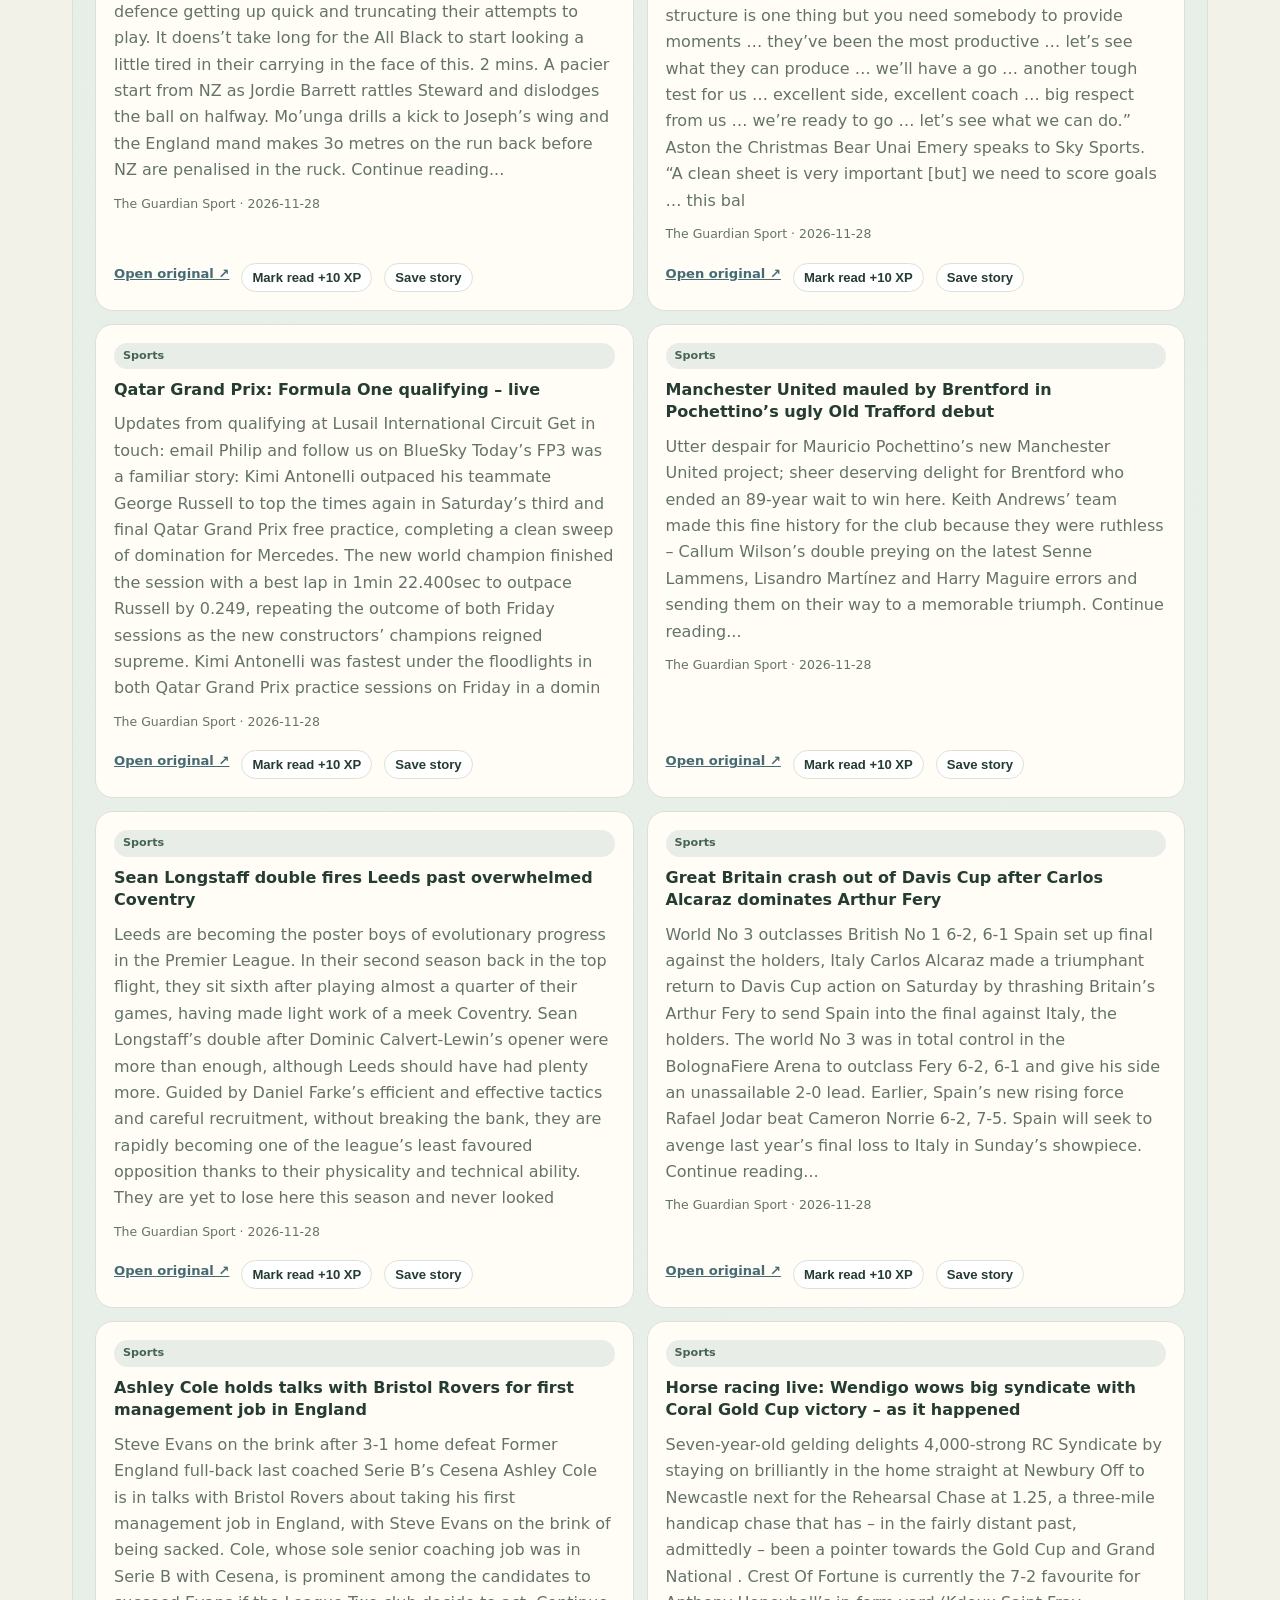
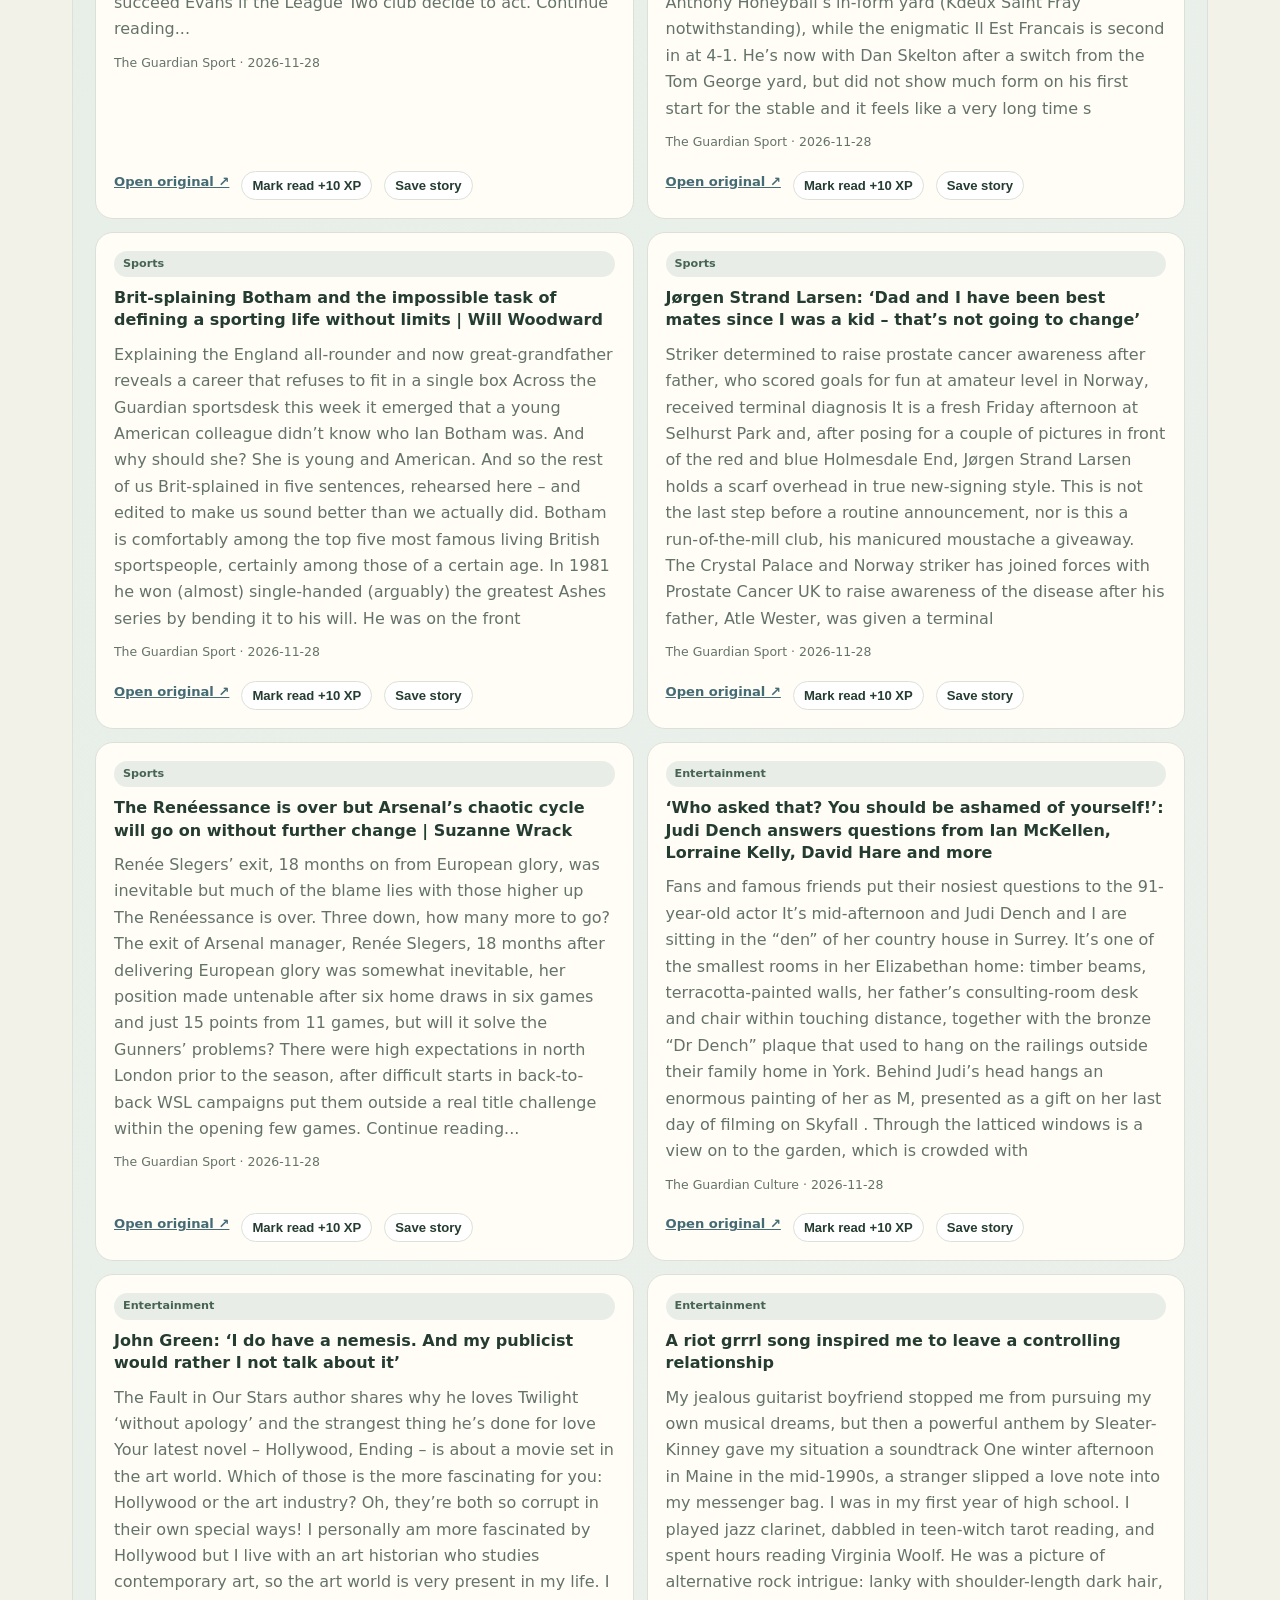
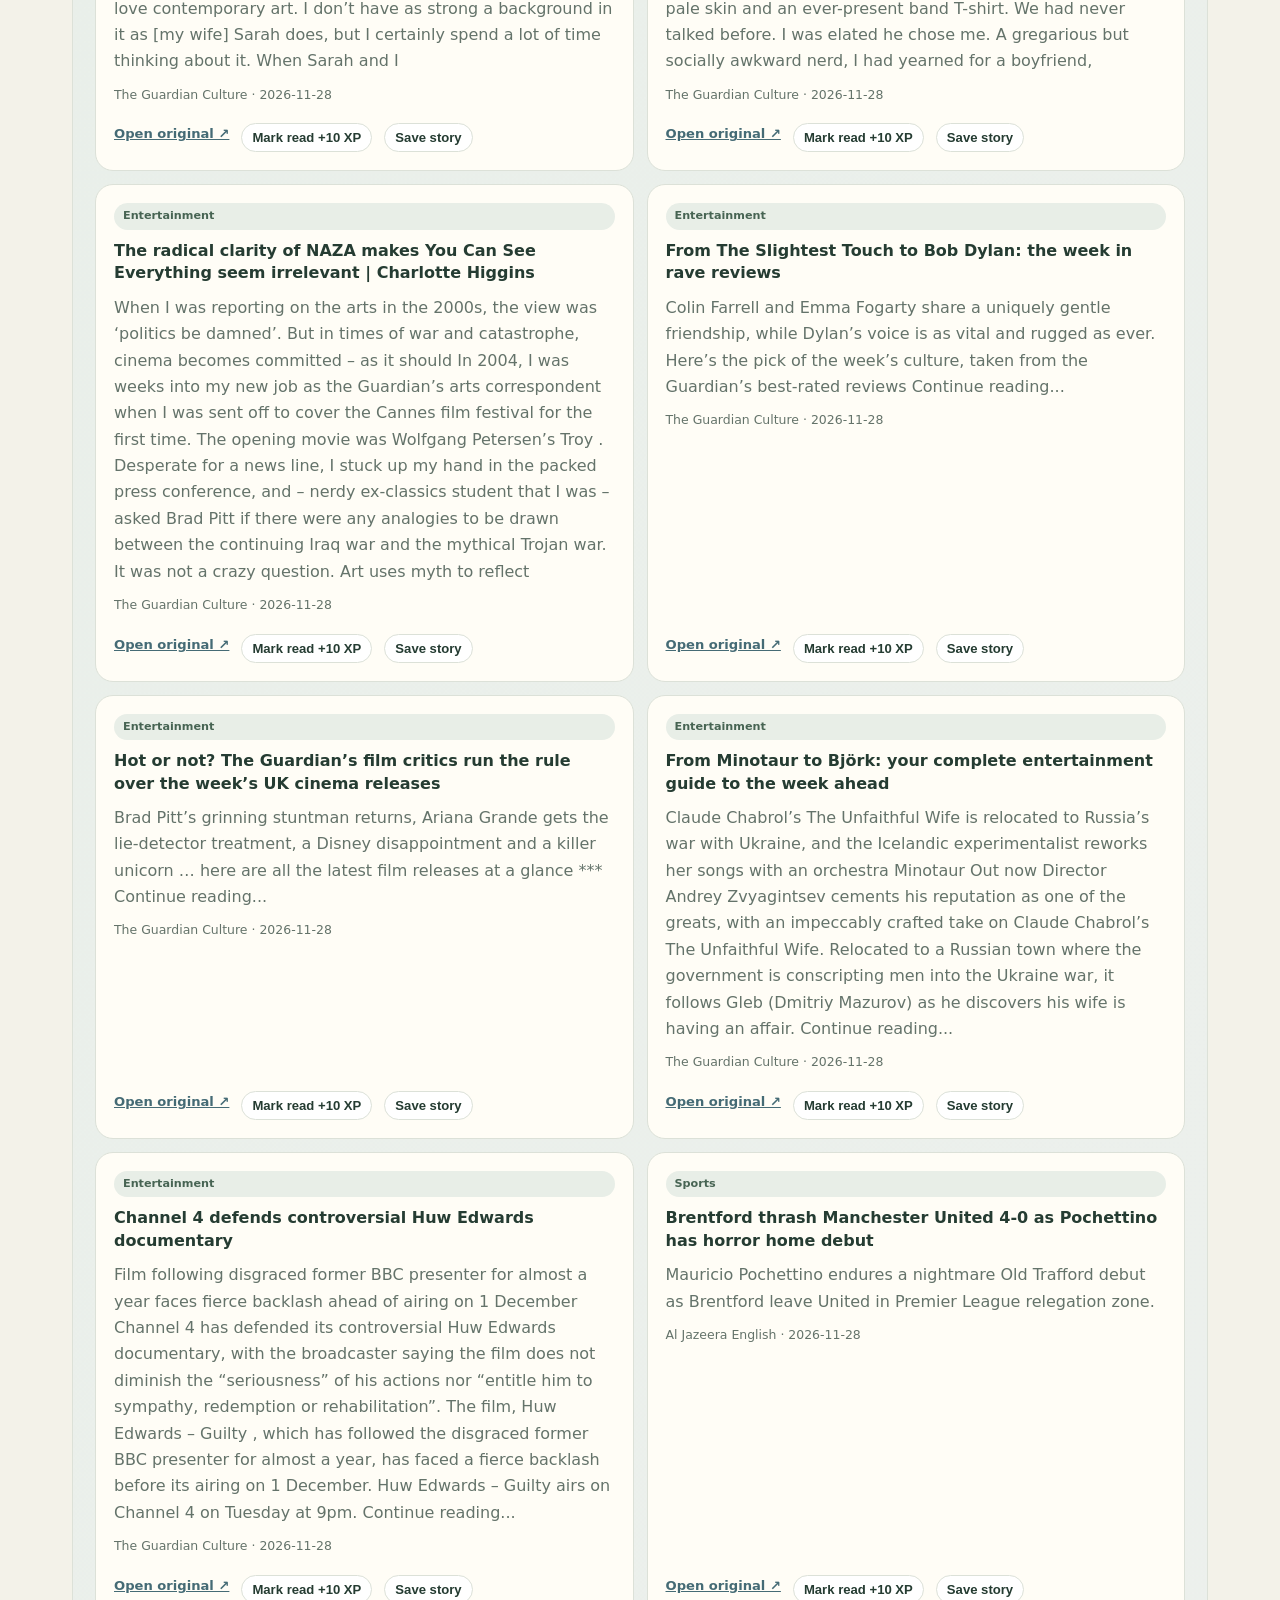
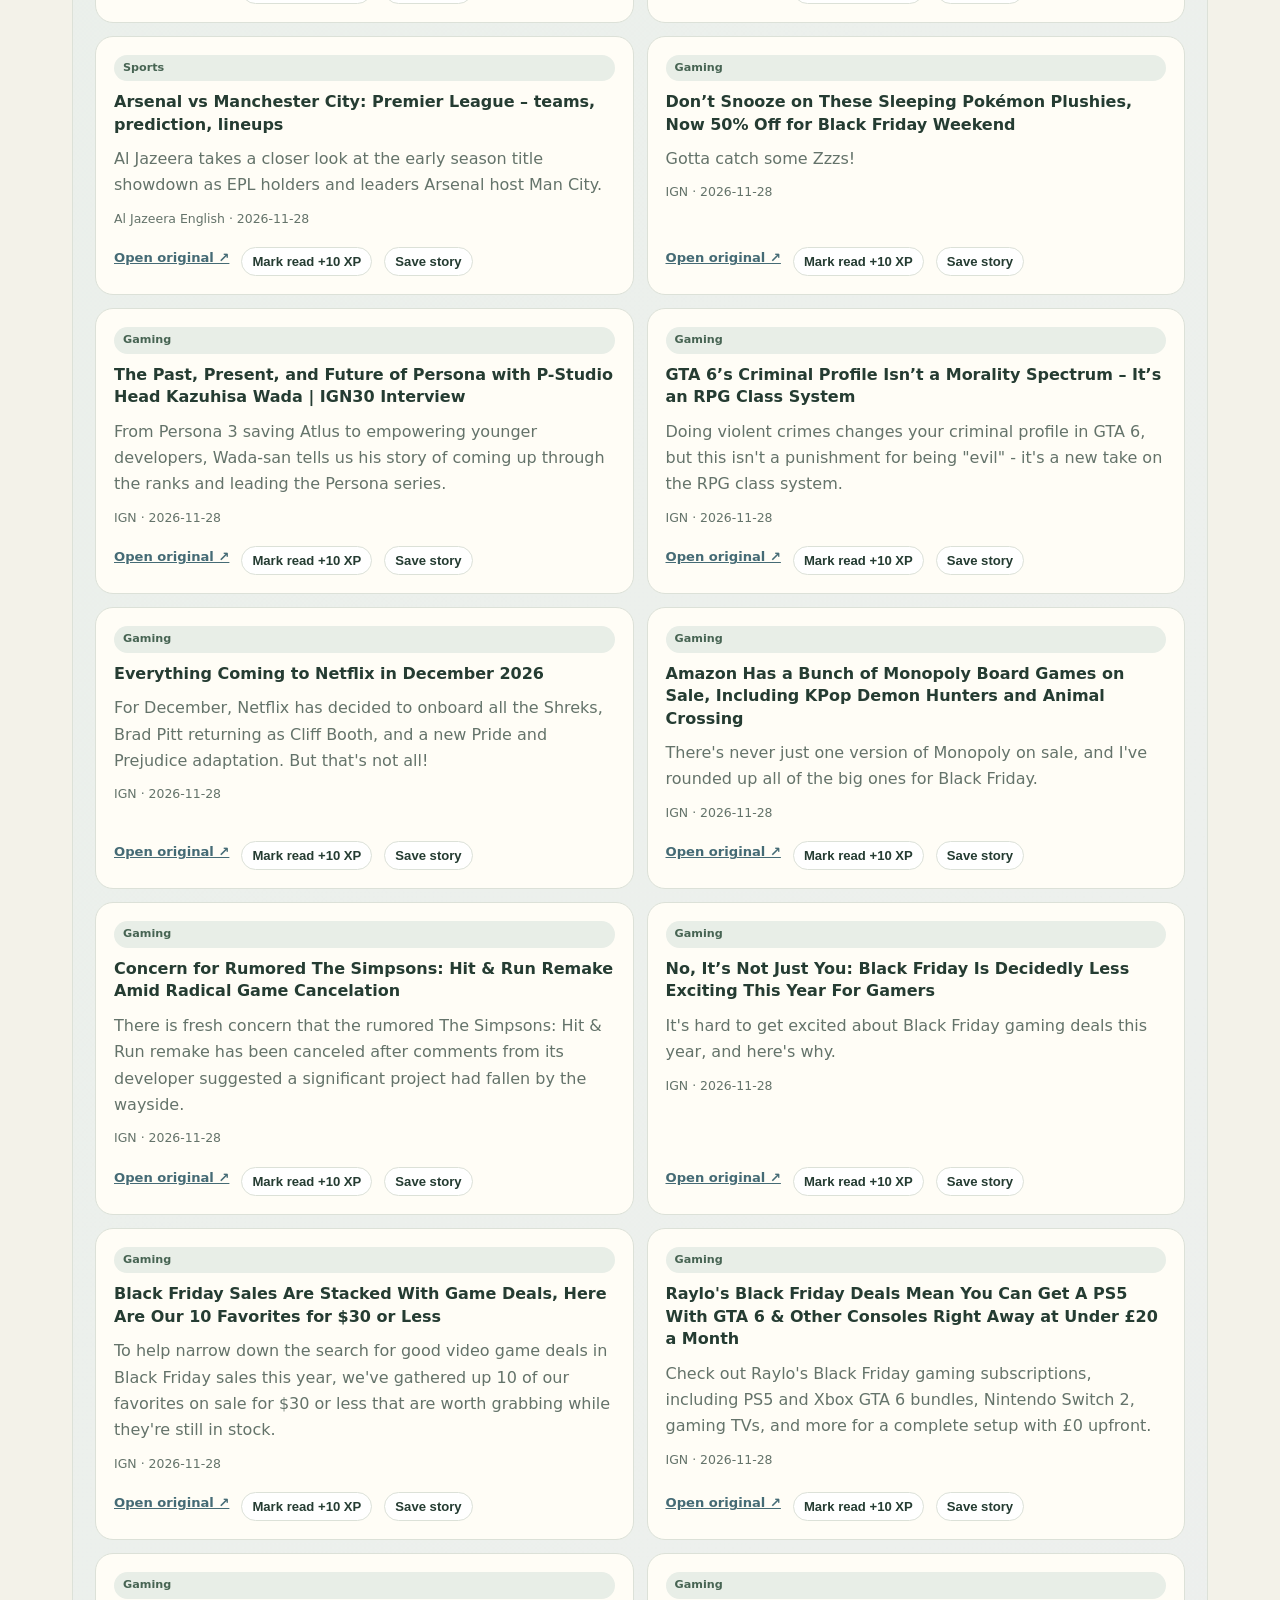
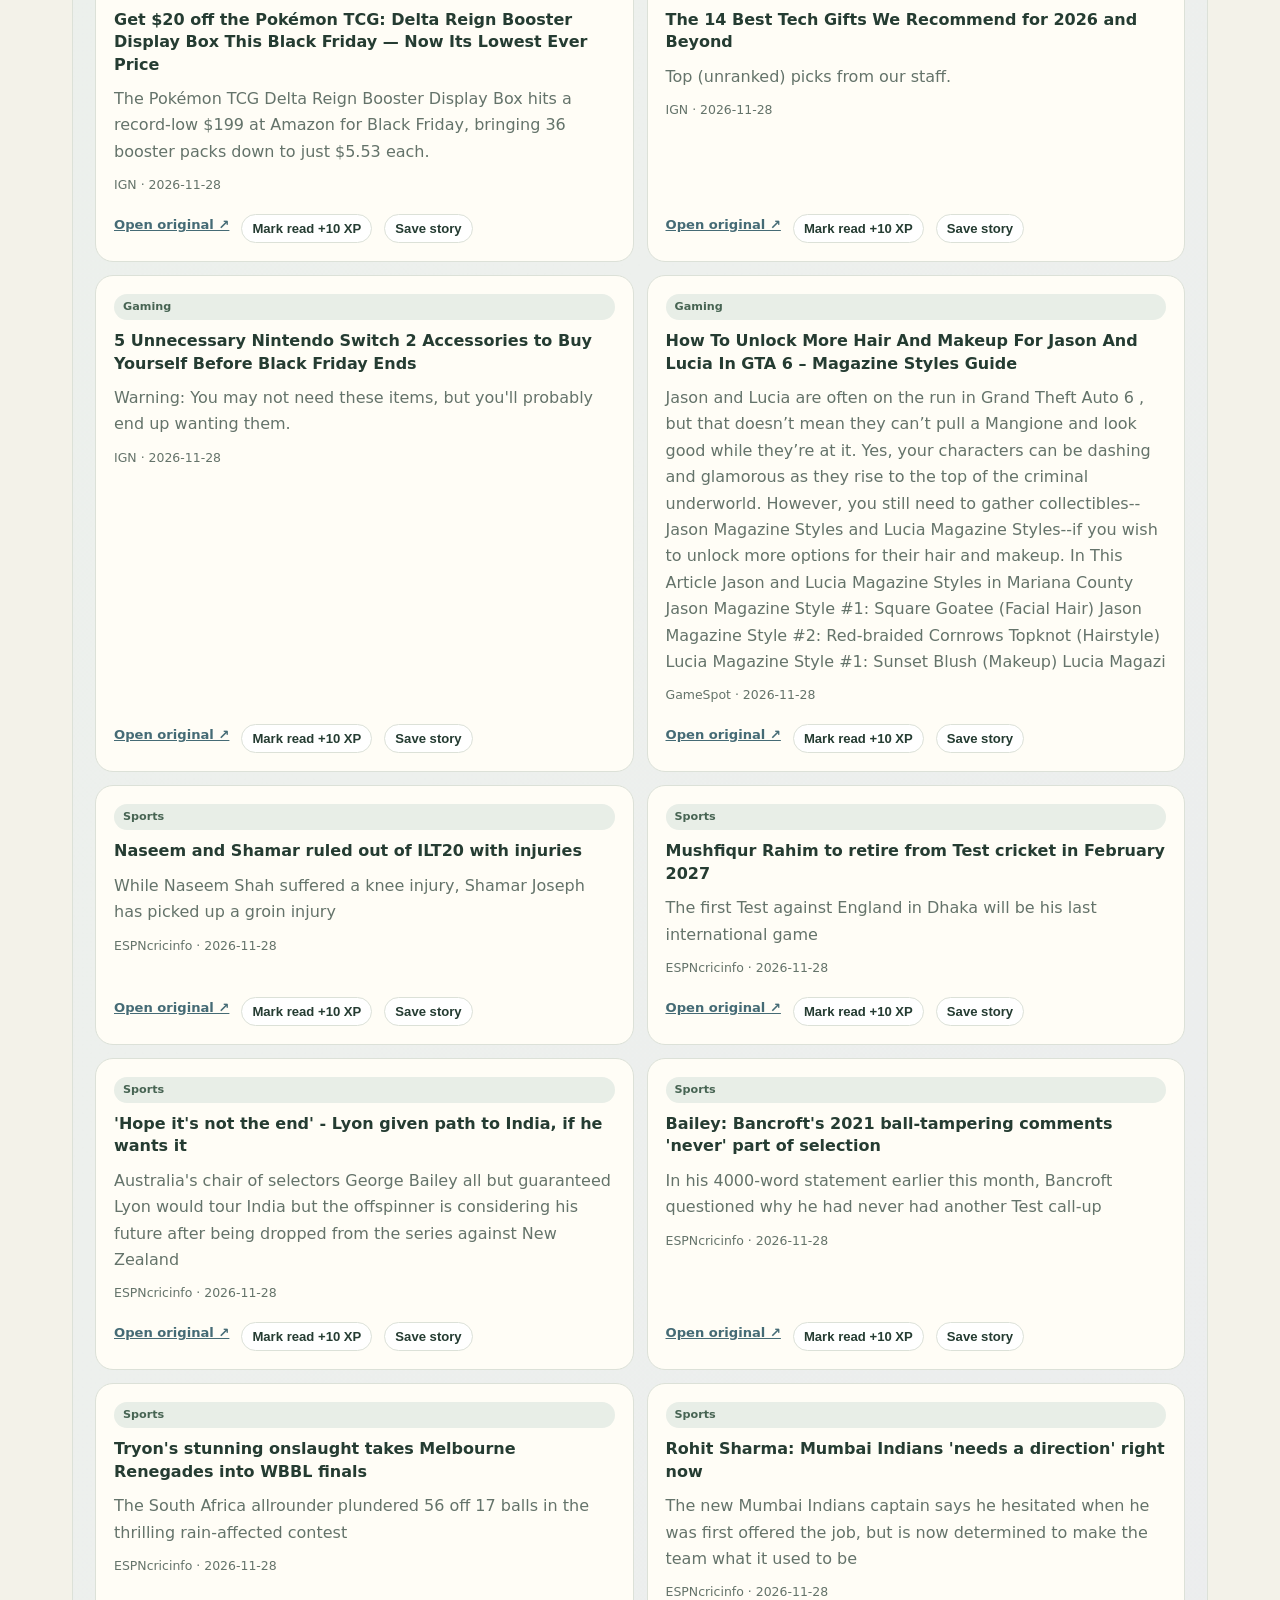
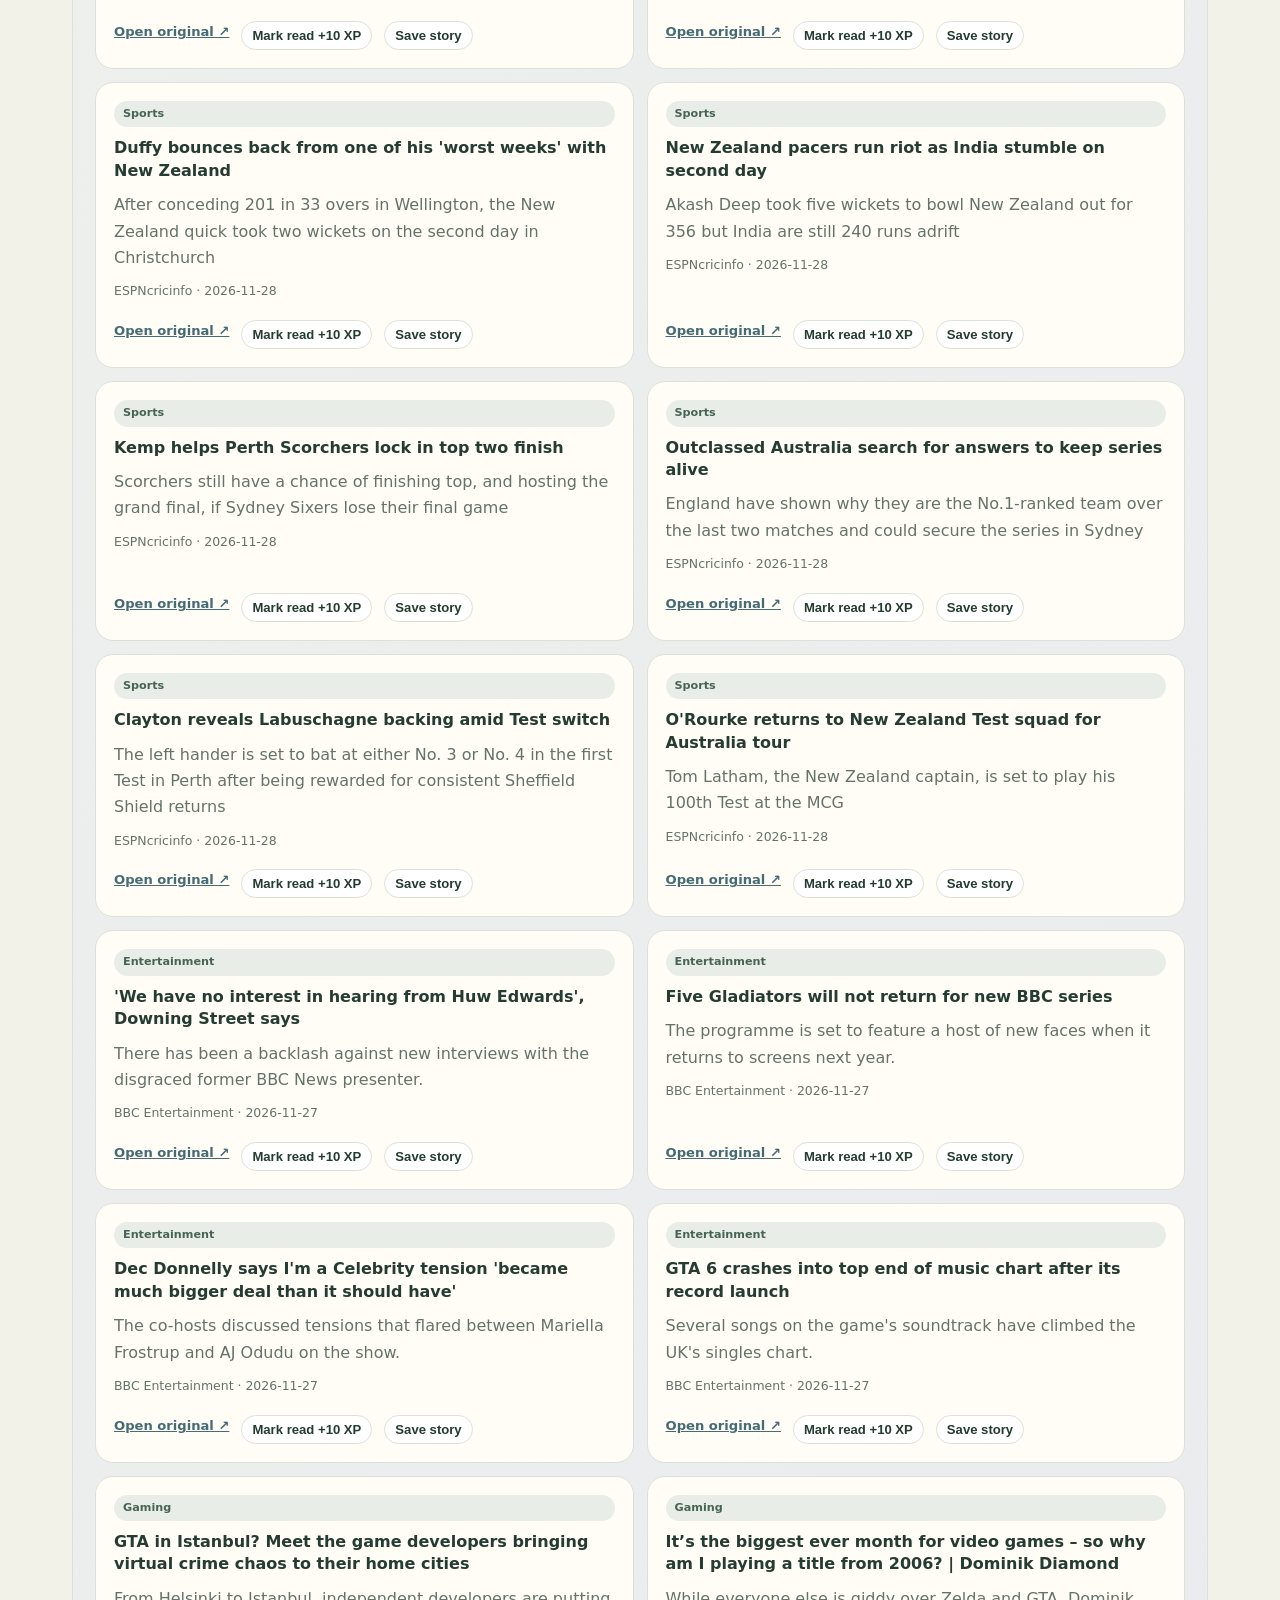
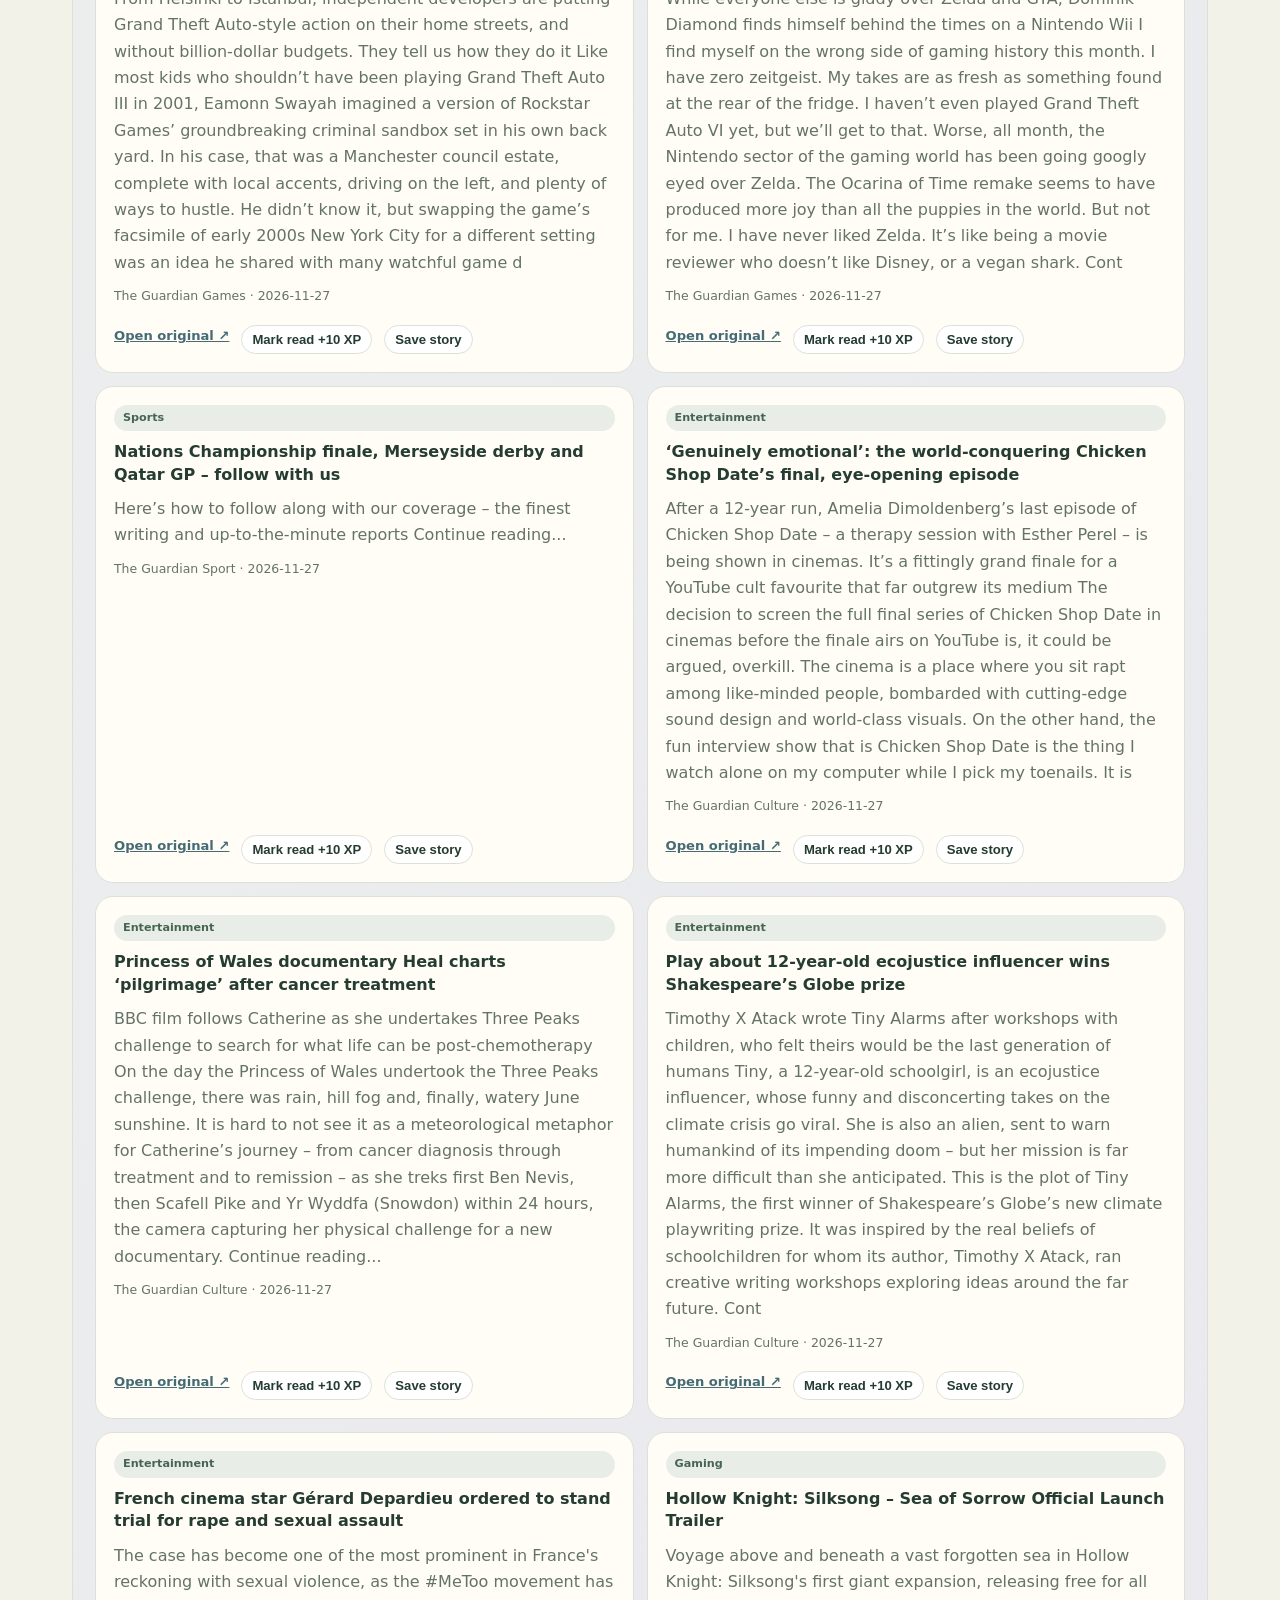
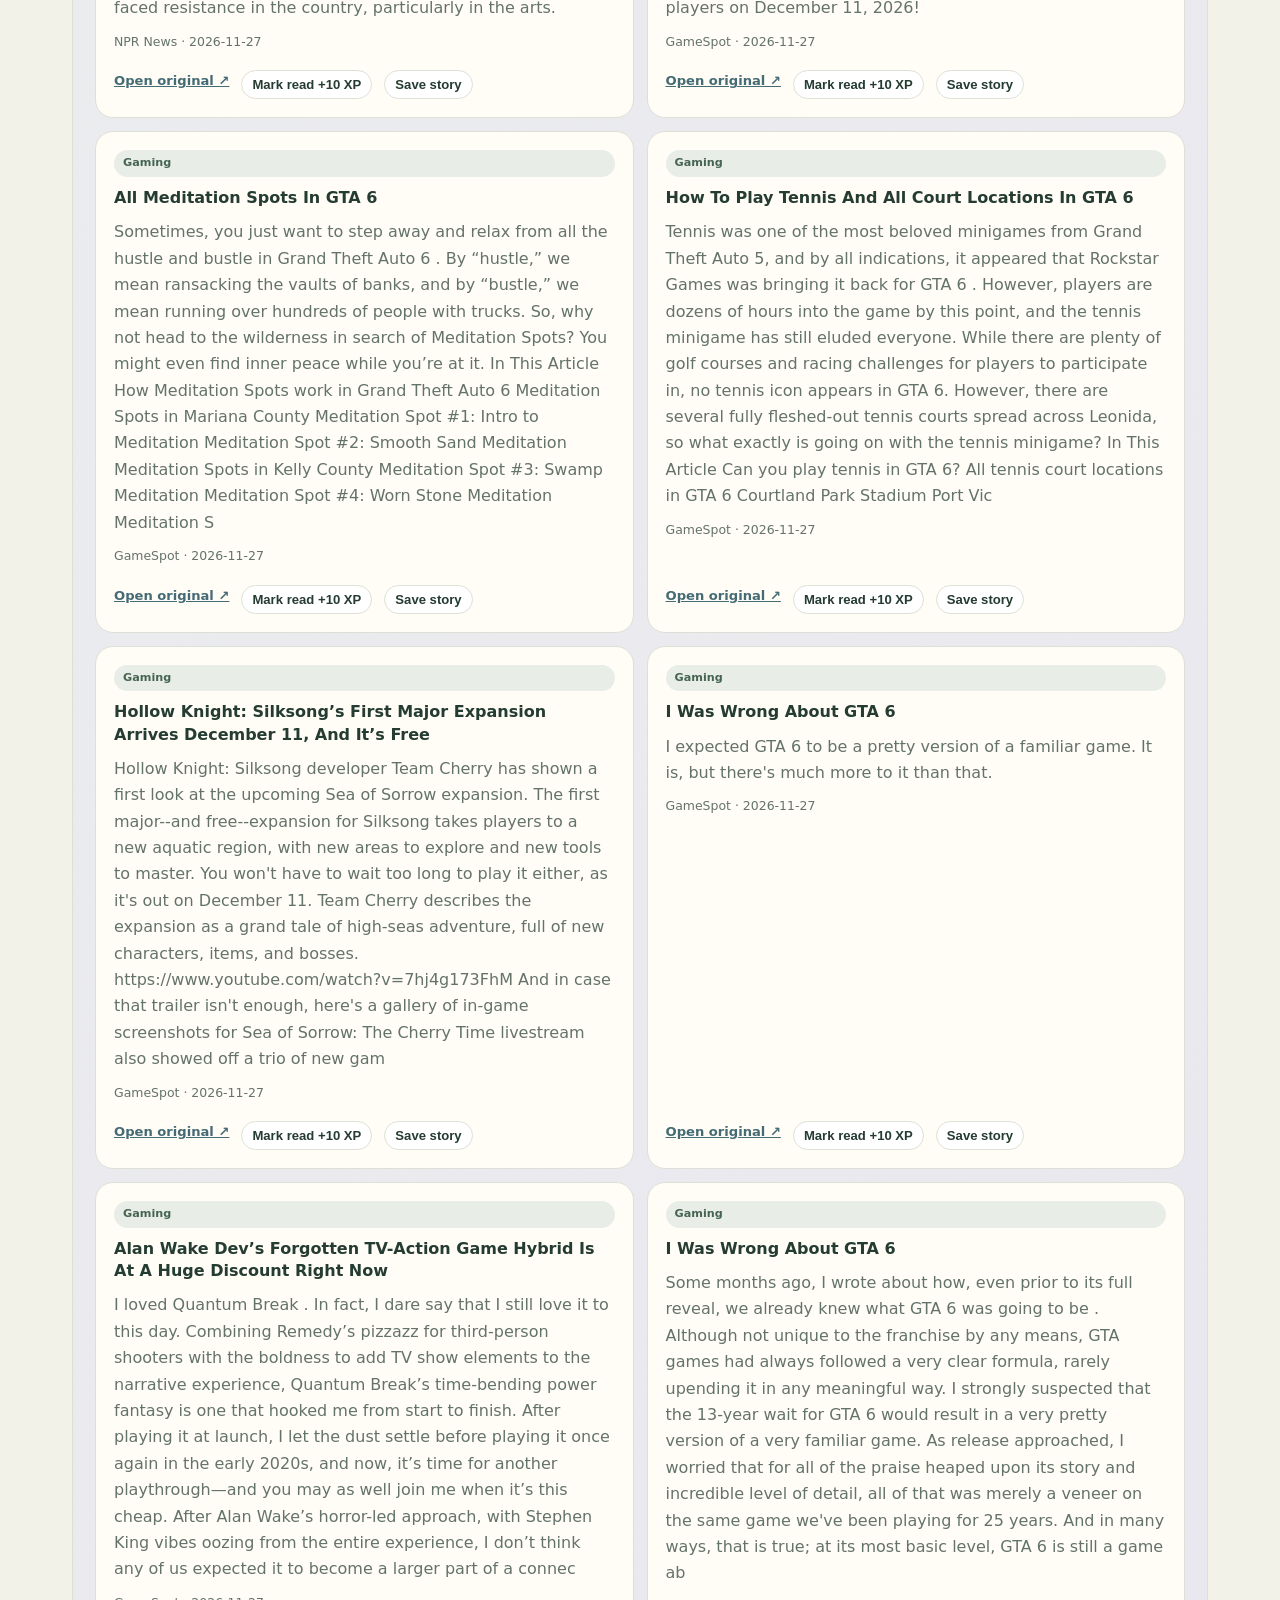
<file: gaming-sports.html>
<!doctype html><html lang="en"><head><meta charset="utf-8"><meta name="viewport" content="width=device-width,initial-scale=1"><meta name="theme-color" content="#e9eee7"><meta name="description" content="Gaming, Sports & Culture — Stay current with games, esports, sport, entertainment and digital culture."><title>Gaming, Sports & Culture | NEXTGEN AI</title><link rel="stylesheet" href="assets/site.css"></head><body data-categories="Gaming|Sports|Entertainment"><header><div class="nav"><a class="brand" href="index.html">NEXTGEN <span>AI</span></a><nav><a href="index.html">Home</a><a href="world-news.html">World</a><a href="ai-technology.html">AI & Tech</a><a href="science.html">Science</a><a href="business.html">Business</a><a href="marketing.html">Marketing</a><a href="trading.html">Trading & Stocks</a><a href="style-watches.html">Style & Watches</a><a href="gaming-sports.html">Gaming & Sports</a><a href="learn.html">Learn</a></nav></div></header><main class="wrap"><a class="back" href="index.html">← Back to home</a><section class="section-head"><div class="eyebrow">Daily news desk</div><h1>Gaming, Sports & Culture</h1><p class="muted">Stay current with games, esports, sport, entertainment and digital culture.</p></section><div class="grid"><div class="card"><h3>🎮 Gaming & esports</h3><p>Game releases, studios, platforms, esports and gaming technology.</p></div><div class="card"><h3>🏆 Sports</h3><p>Competitions, teams, athletes, rules and performance stories.</p></div><div class="card"><h3>🎬 Entertainment</h3><p>Film, television, music, creators and cultural conversations.</p></div></div><div class="panel"><div class="toolbar"><input id="searchNews" type="search" placeholder="Search headlines, countries or topics..." aria-label="Search stories"><select id="sortNews"><option value="newest">Newest first</option><option value="oldest">Oldest first</option></select><span id="storyCount" class="muted">Loading stories...</span></div><p id="feedStatus" class="note">Connecting to the latest feed...</p><div id="newsGrid" class="news-grid"><div class="empty">Loading stories…</div></div></div><footer><b>NEXTGEN AI</b><p>Explore widely. Understand deeply. Learn something useful every day.</p><p class="note">Headlines and excerpts link to original publishers. News feeds may be incomplete or delayed. Community posts are not verified reporting. Always check original sources for important claims.</p></footer></main><script src="assets/site.js" defer></script></body></html>
</file>
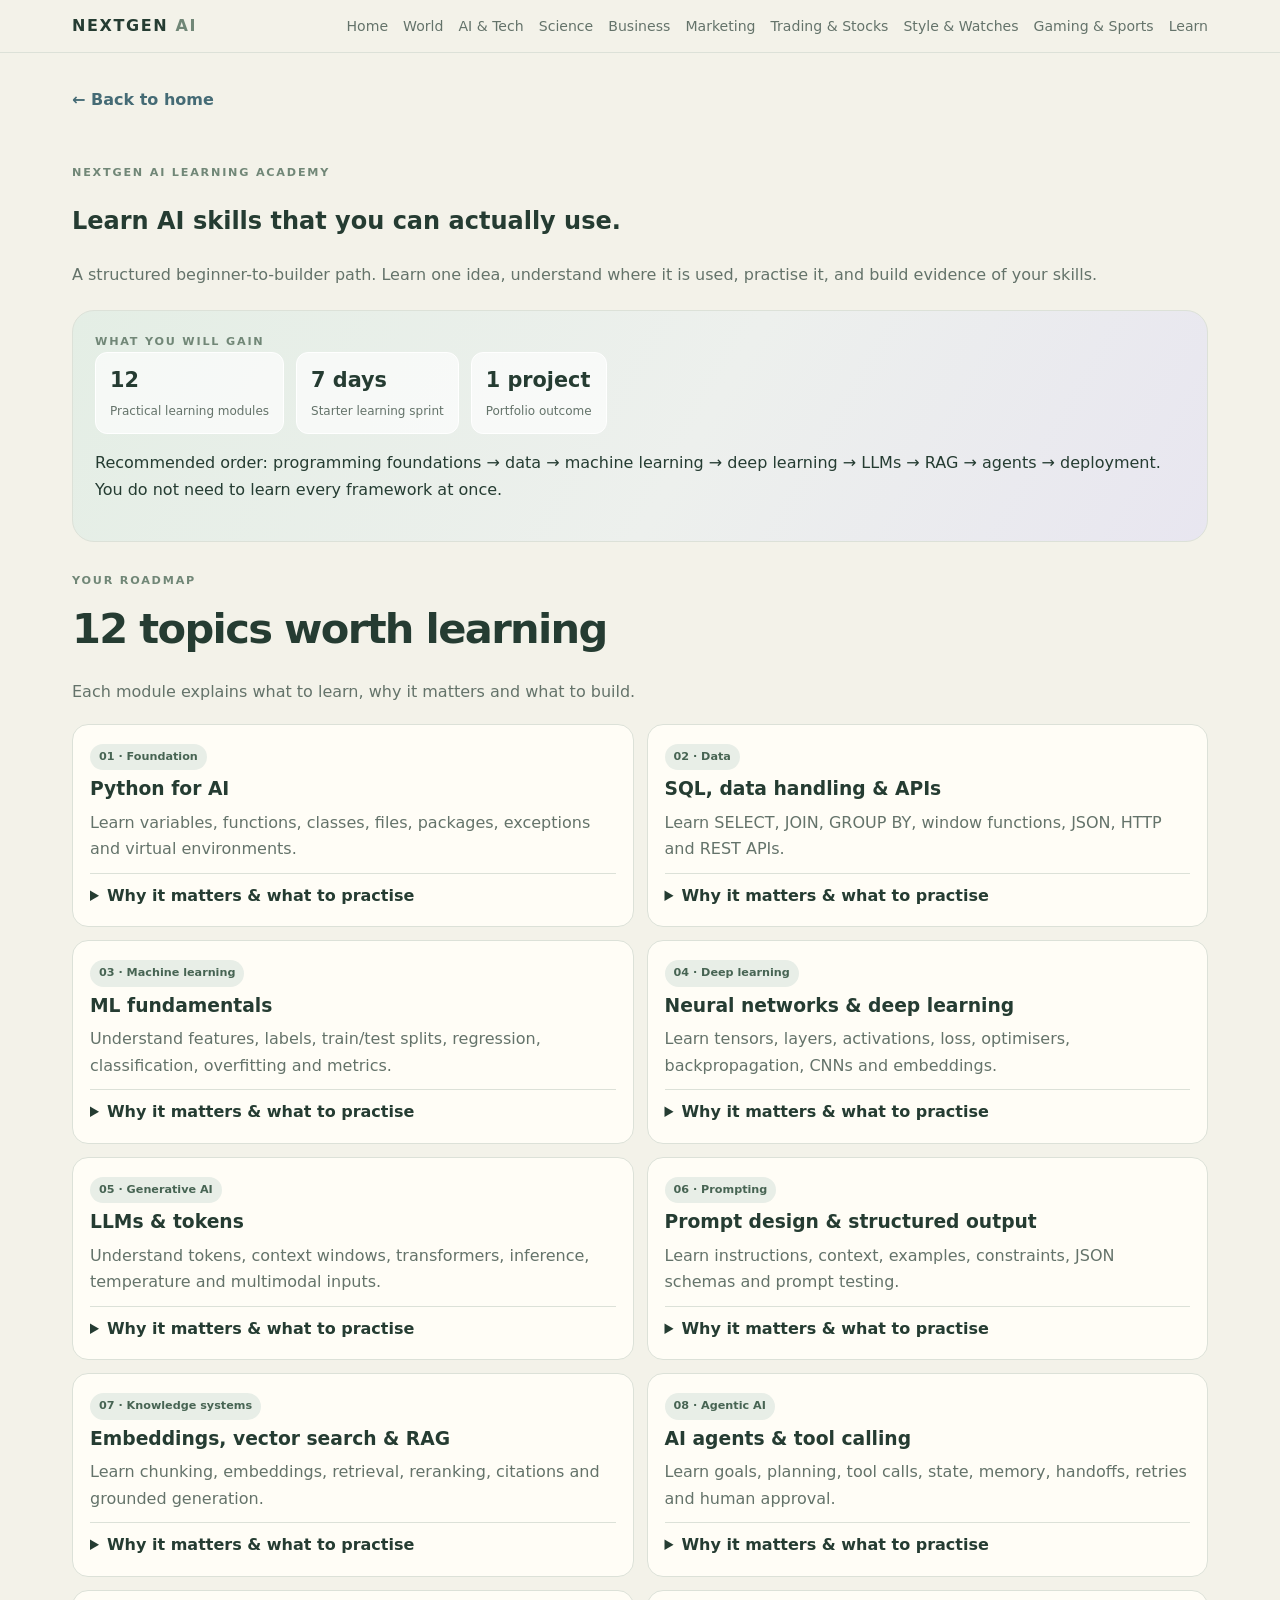
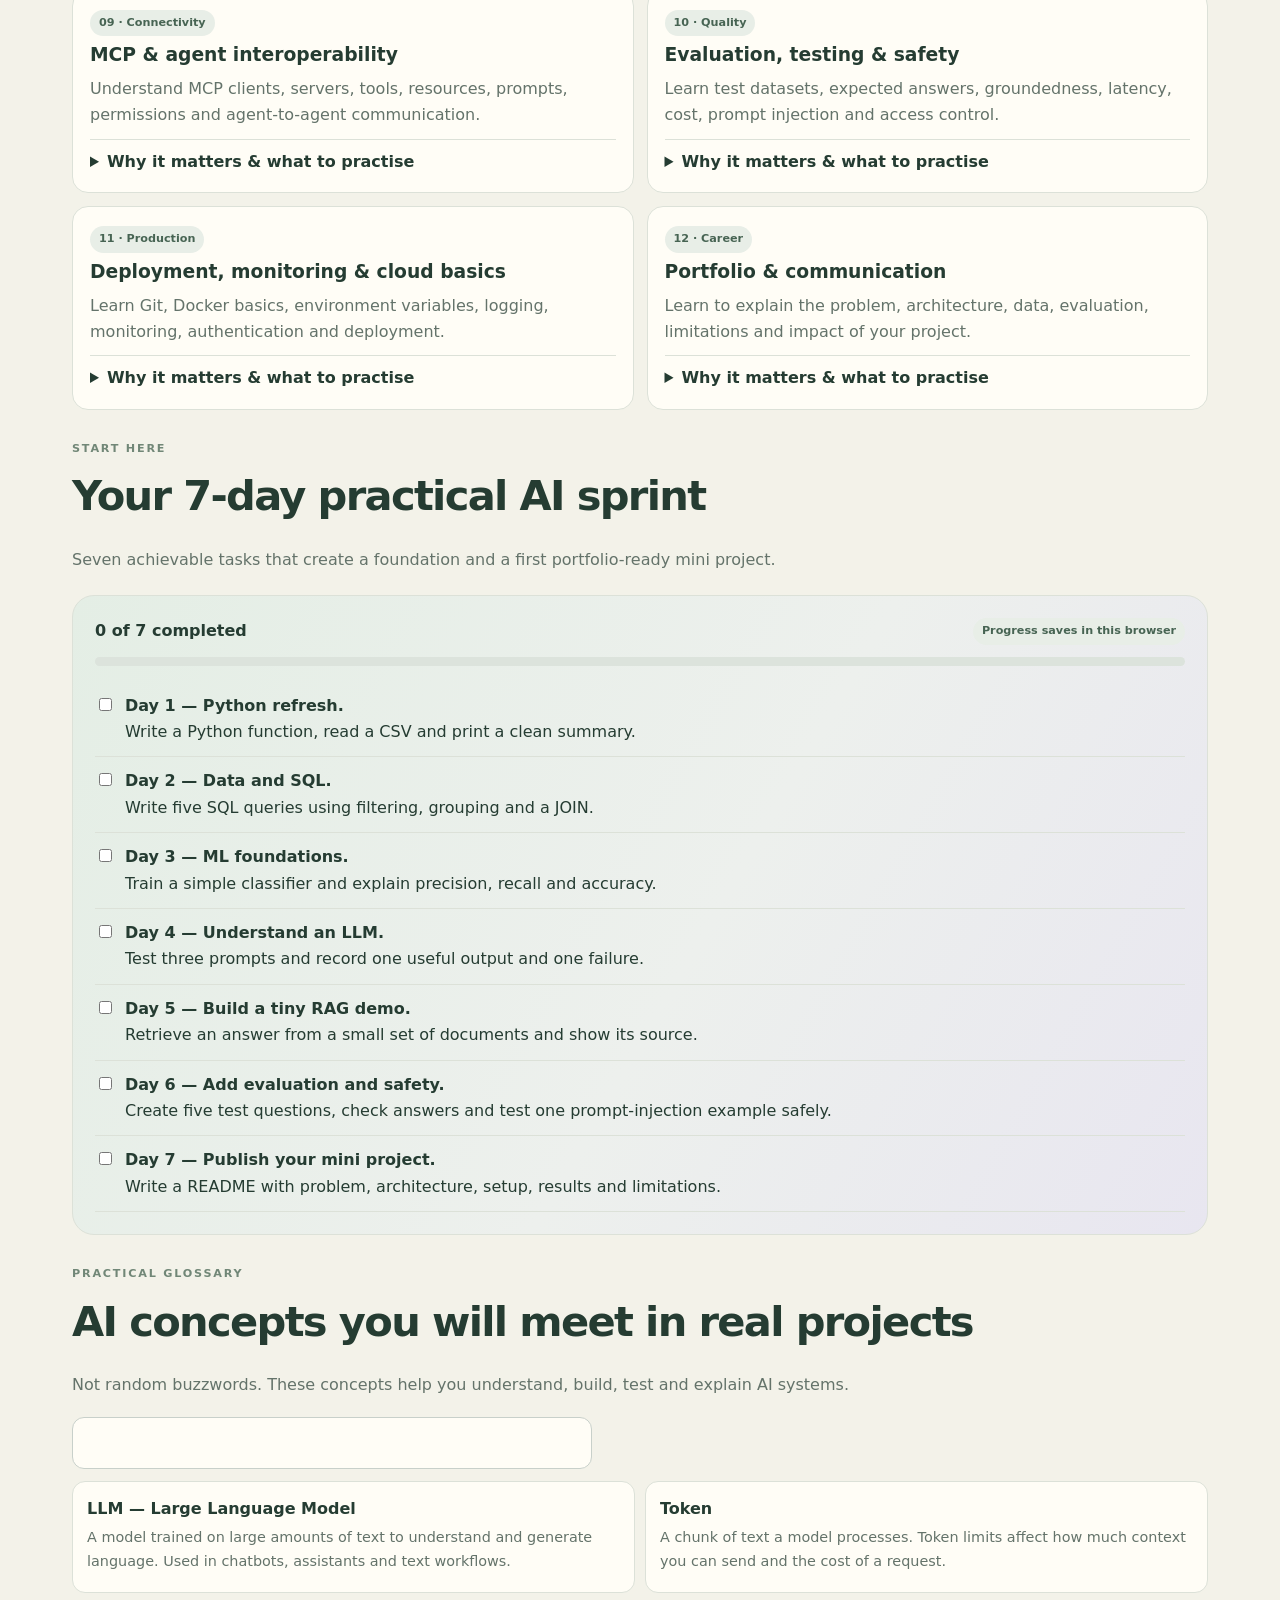
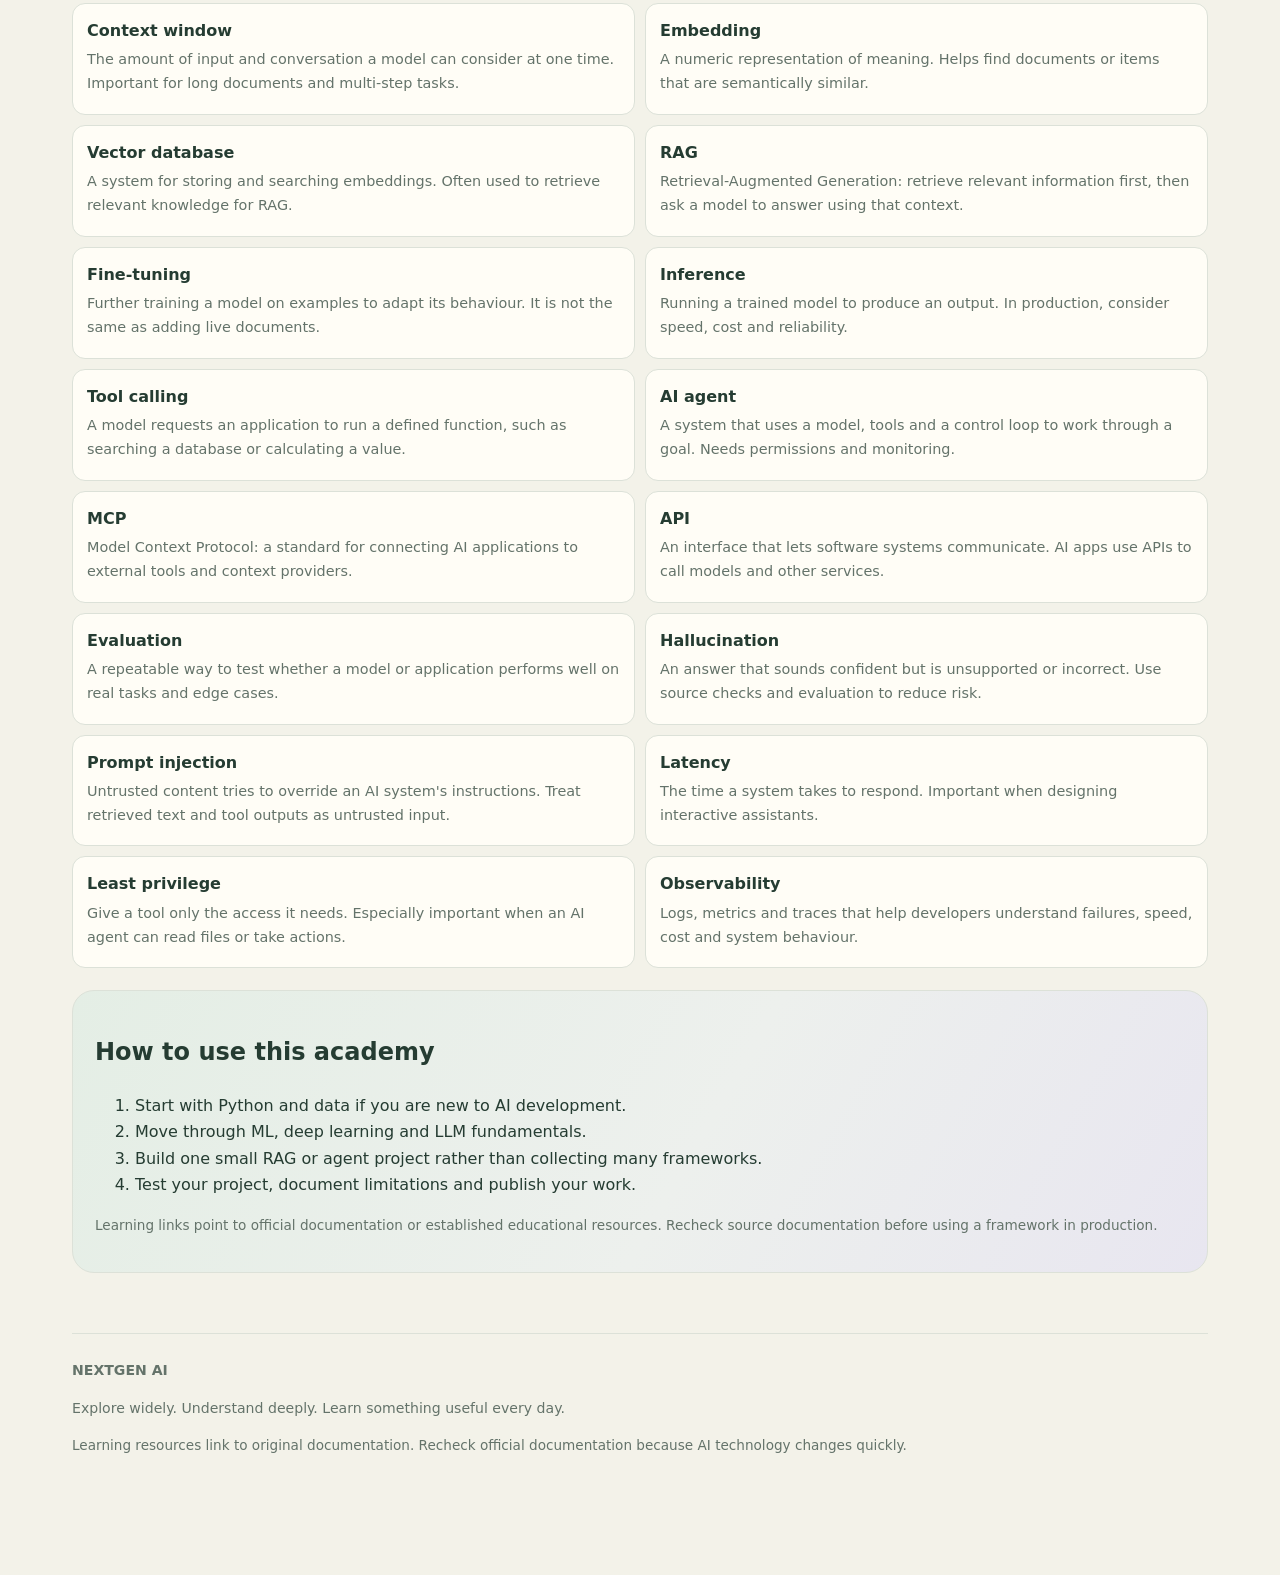
<file: learn.html>
<!doctype html><html lang="en"><head><meta charset="utf-8"><meta name="viewport" content="width=device-width,initial-scale=1"><meta name="theme-color" content="#e9eee7"><meta name="description" content="A practical AI learning roadmap, 7-day sprint and useful glossary."><title>Learning Academy | NEXTGEN AI</title><link rel="stylesheet" href="assets/site.css"></head><body><header><div class="nav"><a class="brand" href="index.html">NEXTGEN <span>AI</span></a><nav><a href="index.html">Home</a><a href="world-news.html">World</a><a href="ai-technology.html">AI & Tech</a><a href="science.html">Science</a><a href="business.html">Business</a><a href="marketing.html">Marketing</a><a href="trading.html">Trading & Stocks</a><a href="style-watches.html">Style & Watches</a><a href="gaming-sports.html">Gaming & Sports</a><a href="learn.html">Learn</a></nav></div></header><main class="wrap"><a class="back" href="index.html">← Back to home</a><section class="section-head"><div class="eyebrow">NEXTGEN AI Learning Academy</div><h1>Learn AI skills that you can actually use.</h1><p class="muted">A structured beginner-to-builder path. Learn one idea, understand where it is used, practise it, and build evidence of your skills.</p></section>
<div class="panel"><div class="eyebrow">What you will gain</div><div class="stats"><div class="stat"><b>12</b><span>Practical learning modules</span></div><div class="stat"><b>7 days</b><span>Starter learning sprint</span></div><div class="stat"><b>1 project</b><span>Portfolio outcome</span></div></div><p>Recommended order: programming foundations → data → machine learning → deep learning → LLMs → RAG → agents → deployment. You do not need to learn every framework at once.</p></div>
<section class="section-head"><div class="eyebrow">Your roadmap</div><h2>12 topics worth learning</h2><p class="muted">Each module explains what to learn, why it matters and what to build.</p></section>
<div class="learn-grid">
<div class="lesson"><span class="tag">01 · Foundation</span><h3>Python for AI</h3><p>Learn variables, functions, classes, files, packages, exceptions and virtual environments.</p><details><summary>Why it matters & what to practise</summary><ul><li>Python is widely used to build data and AI applications.</li><li>Practise reading a CSV, cleaning values and writing reusable functions.</li><li>Build: a small data-cleaning script with clear input and output.</li></ul><a href="https://docs.python.org/3/tutorial/" target="_blank" rel="noopener">Official Python tutorial ↗</a></details></div>
<div class="lesson"><span class="tag">02 · Data</span><h3>SQL, data handling & APIs</h3><p>Learn SELECT, JOIN, GROUP BY, window functions, JSON, HTTP and REST APIs.</p><details><summary>Why it matters & what to practise</summary><ul><li>AI products depend on reliable data and connections to other systems.</li><li>Practise querying a dataset and calling a public API.</li><li>Build: a Python script that fetches API data and stores selected fields.</li></ul><a href="https://sqlbolt.com/" target="_blank" rel="noopener">SQLBolt practice ↗</a> · <a href="https://developer.mozilla.org/en-US/docs/Web/HTTP" target="_blank" rel="noopener">HTTP guide ↗</a></details></div>
<div class="lesson"><span class="tag">03 · Machine learning</span><h3>ML fundamentals</h3><p>Understand features, labels, train/test splits, regression, classification, overfitting and metrics.</p><details><summary>Why it matters & what to practise</summary><ul><li>These ideas help you know whether a model has learned a useful pattern.</li><li>Compare accuracy, precision, recall and F1 for an imbalanced dataset.</li><li>Build: a baseline classification model and an evaluation report.</li></ul><a href="https://scikit-learn.org/stable/getting_started.html" target="_blank" rel="noopener">Scikit-learn getting started ↗</a></details></div>
<div class="lesson"><span class="tag">04 · Deep learning</span><h3>Neural networks & deep learning</h3><p>Learn tensors, layers, activations, loss, optimisers, backpropagation, CNNs and embeddings.</p><details><summary>Why it matters & what to practise</summary><ul><li>Deep learning powers many image, speech and language systems.</li><li>Learn how training changes model weights and how overfitting appears.</li><li>Build: a small image classifier and explain its errors.</li></ul><a href="https://pytorch.org/tutorials/" target="_blank" rel="noopener">PyTorch tutorials ↗</a></details></div>
<div class="lesson"><span class="tag">05 · Generative AI</span><h3>LLMs & tokens</h3><p>Understand tokens, context windows, transformers, inference, temperature and multimodal inputs.</p><details><summary>Why it matters & what to practise</summary><ul><li>These concepts explain what language models can do and where they fail.</li><li>Compare a short prompt with a structured prompt; inspect hallucinations.</li><li>Build: a small LLM-powered summariser with input limits and error handling.</li></ul><a href="https://huggingface.co/learn" target="_blank" rel="noopener">Hugging Face learning ↗</a></details></div>
<div class="lesson"><span class="tag">06 · Prompting</span><h3>Prompt design & structured output</h3><p>Learn instructions, context, examples, constraints, JSON schemas and prompt testing.</p><details><summary>Why it matters & what to practise</summary><ul><li>Clear prompts make outputs more predictable, but do not guarantee correctness.</li><li>Ask for structured JSON and validate it in code.</li><li>Build: an information extractor that checks required fields.</li></ul><a href="https://platform.openai.com/docs/guides/prompt-engineering" target="_blank" rel="noopener">Prompt engineering guide ↗</a></details></div>
<div class="lesson"><span class="tag">07 · Knowledge systems</span><h3>Embeddings, vector search & RAG</h3><p>Learn chunking, embeddings, retrieval, reranking, citations and grounded generation.</p><details><summary>Why it matters & what to practise</summary><ul><li>RAG retrieves relevant documents before generating an answer.</li><li>Test whether retrieved passages actually support the answer.</li><li>Build: a question-answering app over your notes with source links.</li></ul><a href="https://www.pinecone.io/learn/retrieval-augmented-generation/" target="_blank" rel="noopener">RAG learning guide ↗</a></details></div>
<div class="lesson"><span class="tag">08 · Agentic AI</span><h3>AI agents & tool calling</h3><p>Learn goals, planning, tool calls, state, memory, handoffs, retries and human approval.</p><details><summary>Why it matters & what to practise</summary><ul><li>Agents can perform multi-step tasks by selecting and using tools.</li><li>Start with one safe tool and require approval before external actions.</li><li>Build: a research assistant that searches trusted sources and cites results.</li></ul><a href="https://www.anthropic.com/engineering/building-effective-agents" target="_blank" rel="noopener">Building effective agents ↗</a></details></div>
<div class="lesson"><span class="tag">09 · Connectivity</span><h3>MCP & agent interoperability</h3><p>Understand MCP clients, servers, tools, resources, prompts, permissions and agent-to-agent communication.</p><details><summary>Why it matters & what to practise</summary><ul><li>MCP standardises how AI applications connect with external context and tools.</li><li>Inspect what a server can access before connecting it.</li><li>Build: a local read-only MCP server that exposes sample files.</li></ul><a href="https://modelcontextprotocol.io/introduction" target="_blank" rel="noopener">MCP introduction ↗</a></details></div>
<div class="lesson"><span class="tag">10 · Quality</span><h3>Evaluation, testing & safety</h3><p>Learn test datasets, expected answers, groundedness, latency, cost, prompt injection and access control.</p><details><summary>Why it matters & what to practise</summary><ul><li>A demo that works once is not a reliable product.</li><li>Test normal, edge, adversarial and failure cases; record results.</li><li>Build: an evaluation sheet with quality, safety, latency and cost measures.</li></ul><a href="https://platform.openai.com/docs/guides/evals" target="_blank" rel="noopener">Evals guide ↗</a></details></div>
<div class="lesson"><span class="tag">11 · Production</span><h3>Deployment, monitoring & cloud basics</h3><p>Learn Git, Docker basics, environment variables, logging, monitoring, authentication and deployment.</p><details><summary>Why it matters & what to practise</summary><ul><li>Real applications need repeatable deployment, observability and secure configuration.</li><li>Never commit API keys or secrets into source control.</li><li>Build: deploy a small API and log errors without exposing private data.</li></ul><a href="https://docs.docker.com/get-started/" target="_blank" rel="noopener">Docker getting started ↗</a></details></div>
<div class="lesson"><span class="tag">12 · Career</span><h3>Portfolio & communication</h3><p>Learn to explain the problem, architecture, data, evaluation, limitations and impact of your project.</p><details><summary>Why it matters & what to practise</summary><ul><li>Employers need evidence that you can solve a problem, not just list tools.</li><li>Document decisions, trade-offs, test results and improvements.</li><li>Build: a GitHub README, architecture diagram, demo and project walkthrough.</li></ul><a href="https://skills.github.com/" target="_blank" rel="noopener">GitHub Skills ↗</a></details></div>
</div>
<section class="section-head"><div class="eyebrow">Start here</div><h2>Your 7-day practical AI sprint</h2><p class="muted">Seven achievable tasks that create a foundation and a first portfolio-ready mini project.</p></section>
<div class="panel"><div style="display:flex;justify-content:space-between;gap:12px;align-items:center"><b id="sprintCount">0 of 7 completed</b><span class="tag">Progress saves in this browser</span></div><div class="progress" style="margin:12px 0 16px"><span id="sprintBar"></span></div><div class="checklist">
<label><input type="checkbox" data-sprint><span><b>Day 1 — Python refresh.</b><br>Write a Python function, read a CSV and print a clean summary.</span></label>
<label><input type="checkbox" data-sprint><span><b>Day 2 — Data and SQL.</b><br>Write five SQL queries using filtering, grouping and a JOIN.</span></label>
<label><input type="checkbox" data-sprint><span><b>Day 3 — ML foundations.</b><br>Train a simple classifier and explain precision, recall and accuracy.</span></label>
<label><input type="checkbox" data-sprint><span><b>Day 4 — Understand an LLM.</b><br>Test three prompts and record one useful output and one failure.</span></label>
<label><input type="checkbox" data-sprint><span><b>Day 5 — Build a tiny RAG demo.</b><br>Retrieve an answer from a small set of documents and show its source.</span></label>
<label><input type="checkbox" data-sprint><span><b>Day 6 — Add evaluation and safety.</b><br>Create five test questions, check answers and test one prompt-injection example safely.</span></label>
<label><input type="checkbox" data-sprint><span><b>Day 7 — Publish your mini project.</b><br>Write a README with problem, architecture, setup, results and limitations.</span></label>
</div></div>
<section class="section-head"><div class="eyebrow">Practical glossary</div><h2>AI concepts you will meet in real projects</h2><p class="muted">Not random buzzwords. These concepts help you understand, build, test and explain AI systems.</p></section>
<input id="glossarySearch" style="display:block;max-width:520px;width:100%;padding:12px;border:1px solid var(--silver);border-radius:12px;background:var(--paper);font:inherit;margin:12px 0">
<div class="glossary-list">
<div class="glossary-item"><b>LLM — Large Language Model</b><p>A model trained on large amounts of text to understand and generate language. Used in chatbots, assistants and text workflows.</p></div>
<div class="glossary-item"><b>Token</b><p>A chunk of text a model processes. Token limits affect how much context you can send and the cost of a request.</p></div>
<div class="glossary-item"><b>Context window</b><p>The amount of input and conversation a model can consider at one time. Important for long documents and multi-step tasks.</p></div>
<div class="glossary-item"><b>Embedding</b><p>A numeric representation of meaning. Helps find documents or items that are semantically similar.</p></div>
<div class="glossary-item"><b>Vector database</b><p>A system for storing and searching embeddings. Often used to retrieve relevant knowledge for RAG.</p></div>
<div class="glossary-item"><b>RAG</b><p>Retrieval-Augmented Generation: retrieve relevant information first, then ask a model to answer using that context.</p></div>
<div class="glossary-item"><b>Fine-tuning</b><p>Further training a model on examples to adapt its behaviour. It is not the same as adding live documents.</p></div>
<div class="glossary-item"><b>Inference</b><p>Running a trained model to produce an output. In production, consider speed, cost and reliability.</p></div>
<div class="glossary-item"><b>Tool calling</b><p>A model requests an application to run a defined function, such as searching a database or calculating a value.</p></div>
<div class="glossary-item"><b>AI agent</b><p>A system that uses a model, tools and a control loop to work through a goal. Needs permissions and monitoring.</p></div>
<div class="glossary-item"><b>MCP</b><p>Model Context Protocol: a standard for connecting AI applications to external tools and context providers.</p></div>
<div class="glossary-item"><b>API</b><p>An interface that lets software systems communicate. AI apps use APIs to call models and other services.</p></div>
<div class="glossary-item"><b>Evaluation</b><p>A repeatable way to test whether a model or application performs well on real tasks and edge cases.</p></div>
<div class="glossary-item"><b>Hallucination</b><p>An answer that sounds confident but is unsupported or incorrect. Use source checks and evaluation to reduce risk.</p></div>
<div class="glossary-item"><b>Prompt injection</b><p>Untrusted content tries to override an AI system's instructions. Treat retrieved text and tool outputs as untrusted input.</p></div>
<div class="glossary-item"><b>Latency</b><p>The time a system takes to respond. Important when designing interactive assistants.</p></div>
<div class="glossary-item"><b>Least privilege</b><p>Give a tool only the access it needs. Especially important when an AI agent can read files or take actions.</p></div>
<div class="glossary-item"><b>Observability</b><p>Logs, metrics and traces that help developers understand failures, speed, cost and system behaviour.</p></div>
</div>
<section class="panel"><h2>How to use this academy</h2><ol><li>Start with Python and data if you are new to AI development.</li><li>Move through ML, deep learning and LLM fundamentals.</li><li>Build one small RAG or agent project rather than collecting many frameworks.</li><li>Test your project, document limitations and publish your work.</li></ol><p class="note">Learning links point to official documentation or established educational resources. Recheck source documentation before using a framework in production.</p></section><footer><b>NEXTGEN AI</b><p>Explore widely. Understand deeply. Learn something useful every day.</p><p class="note">Learning resources link to original documentation. Recheck official documentation because AI technology changes quickly.</p></footer></main><script src="assets/site.js" defer></script></body></html>
</file>
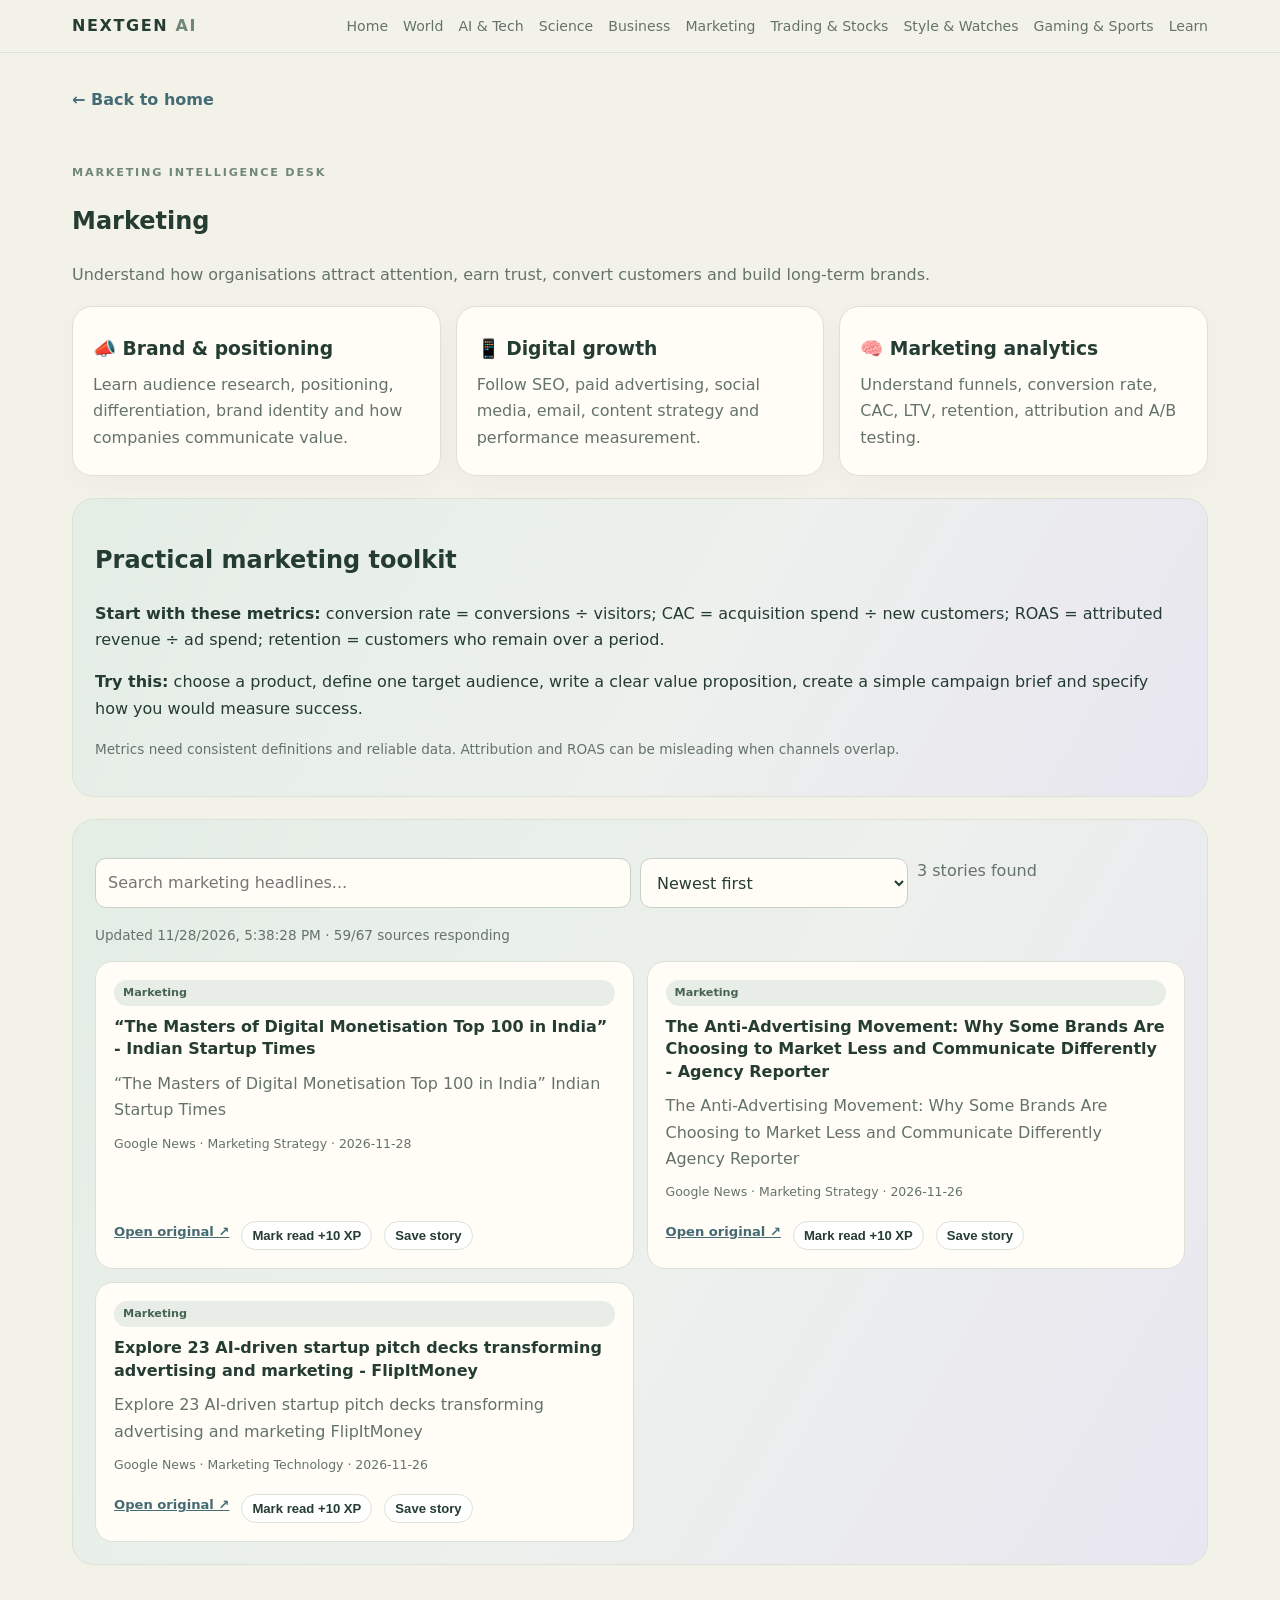
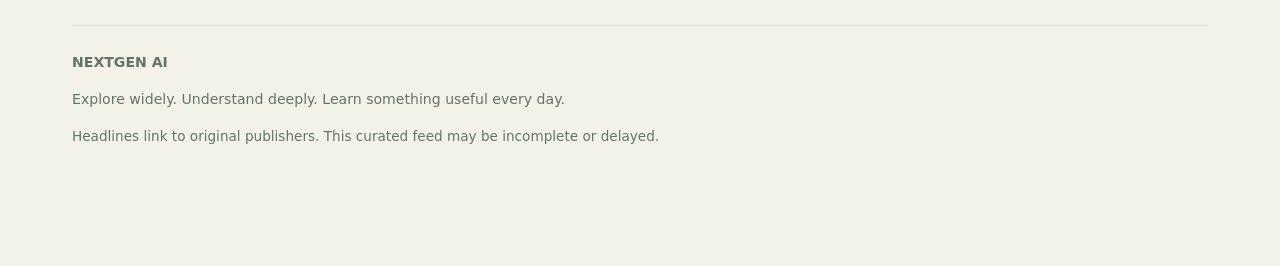
<file: marketing.html>
<!doctype html><html lang="en"><head><meta charset="utf-8"><meta name="viewport" content="width=device-width,initial-scale=1"><meta name="theme-color" content="#e9eee7"><meta name="description" content="Marketing intelligence — brand strategy, digital campaigns, SEO, content and growth."><title>Marketing | NEXTGEN AI</title><link rel="stylesheet" href="assets/site.css"></head><body data-categories="Marketing"><header><div class="nav"><a class="brand" href="index.html">NEXTGEN <span>AI</span></a><nav><a href="index.html">Home</a><a href="world-news.html">World</a><a href="ai-technology.html">AI & Tech</a><a href="science.html">Science</a><a href="business.html">Business</a><a href="marketing.html">Marketing</a><a href="trading.html">Trading & Stocks</a><a href="style-watches.html">Style & Watches</a><a href="gaming-sports.html">Gaming & Sports</a><a href="learn.html">Learn</a></nav></div></header><main class="wrap"><a class="back" href="index.html">← Back to home</a><section class="section-head"><div class="eyebrow">Marketing intelligence desk</div><h1>Marketing</h1><p class="muted">Understand how organisations attract attention, earn trust, convert customers and build long-term brands.</p></section><div class="grid"><div class="card"><h3>📣 Brand & positioning</h3><p>Learn audience research, positioning, differentiation, brand identity and how companies communicate value.</p></div><div class="card"><h3>📱 Digital growth</h3><p>Follow SEO, paid advertising, social media, email, content strategy and performance measurement.</p></div><div class="card"><h3>🧠 Marketing analytics</h3><p>Understand funnels, conversion rate, CAC, LTV, retention, attribution and A/B testing.</p></div></div><section class="panel"><h2>Practical marketing toolkit</h2><p><b>Start with these metrics:</b> conversion rate = conversions ÷ visitors; CAC = acquisition spend ÷ new customers; ROAS = attributed revenue ÷ ad spend; retention = customers who remain over a period.</p><p><b>Try this:</b> choose a product, define one target audience, write a clear value proposition, create a simple campaign brief and specify how you would measure success.</p><p class="note">Metrics need consistent definitions and reliable data. Attribution and ROAS can be misleading when channels overlap.</p></section><div class="panel"><div class="toolbar"><input id="searchNews" type="search" placeholder="Search marketing headlines..." aria-label="Search marketing stories"><select id="sortNews"><option value="newest">Newest first</option><option value="oldest">Oldest first</option></select><span id="storyCount" class="muted">Loading stories...</span></div><p id="feedStatus" class="note">Connecting to marketing feeds...</p><div id="newsGrid" class="news-grid"><div class="empty">Loading marketing stories…</div></div></div><footer><b>NEXTGEN AI</b><p>Explore widely. Understand deeply. Learn something useful every day.</p><p class="note">Headlines link to original publishers. This curated feed may be incomplete or delayed.</p></footer></main><script src="assets/site.js" defer></script></body></html>
</file>
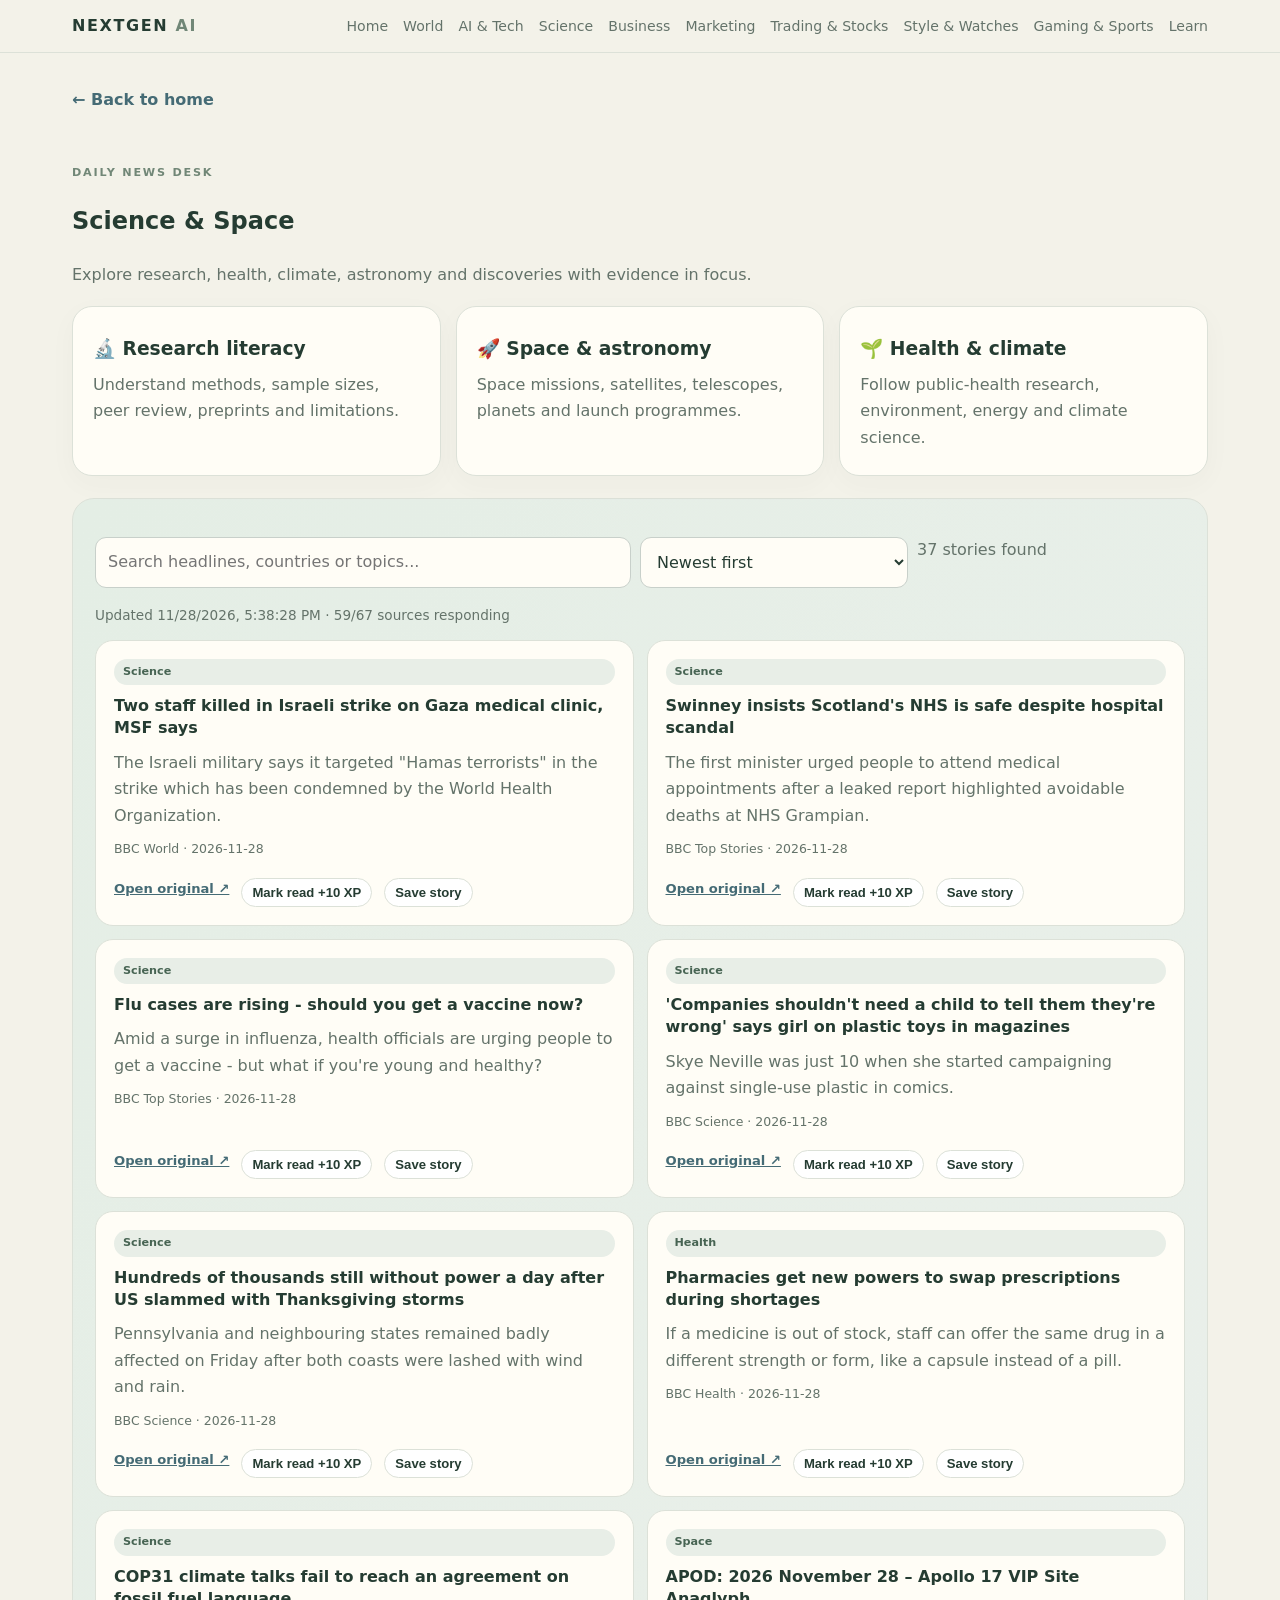
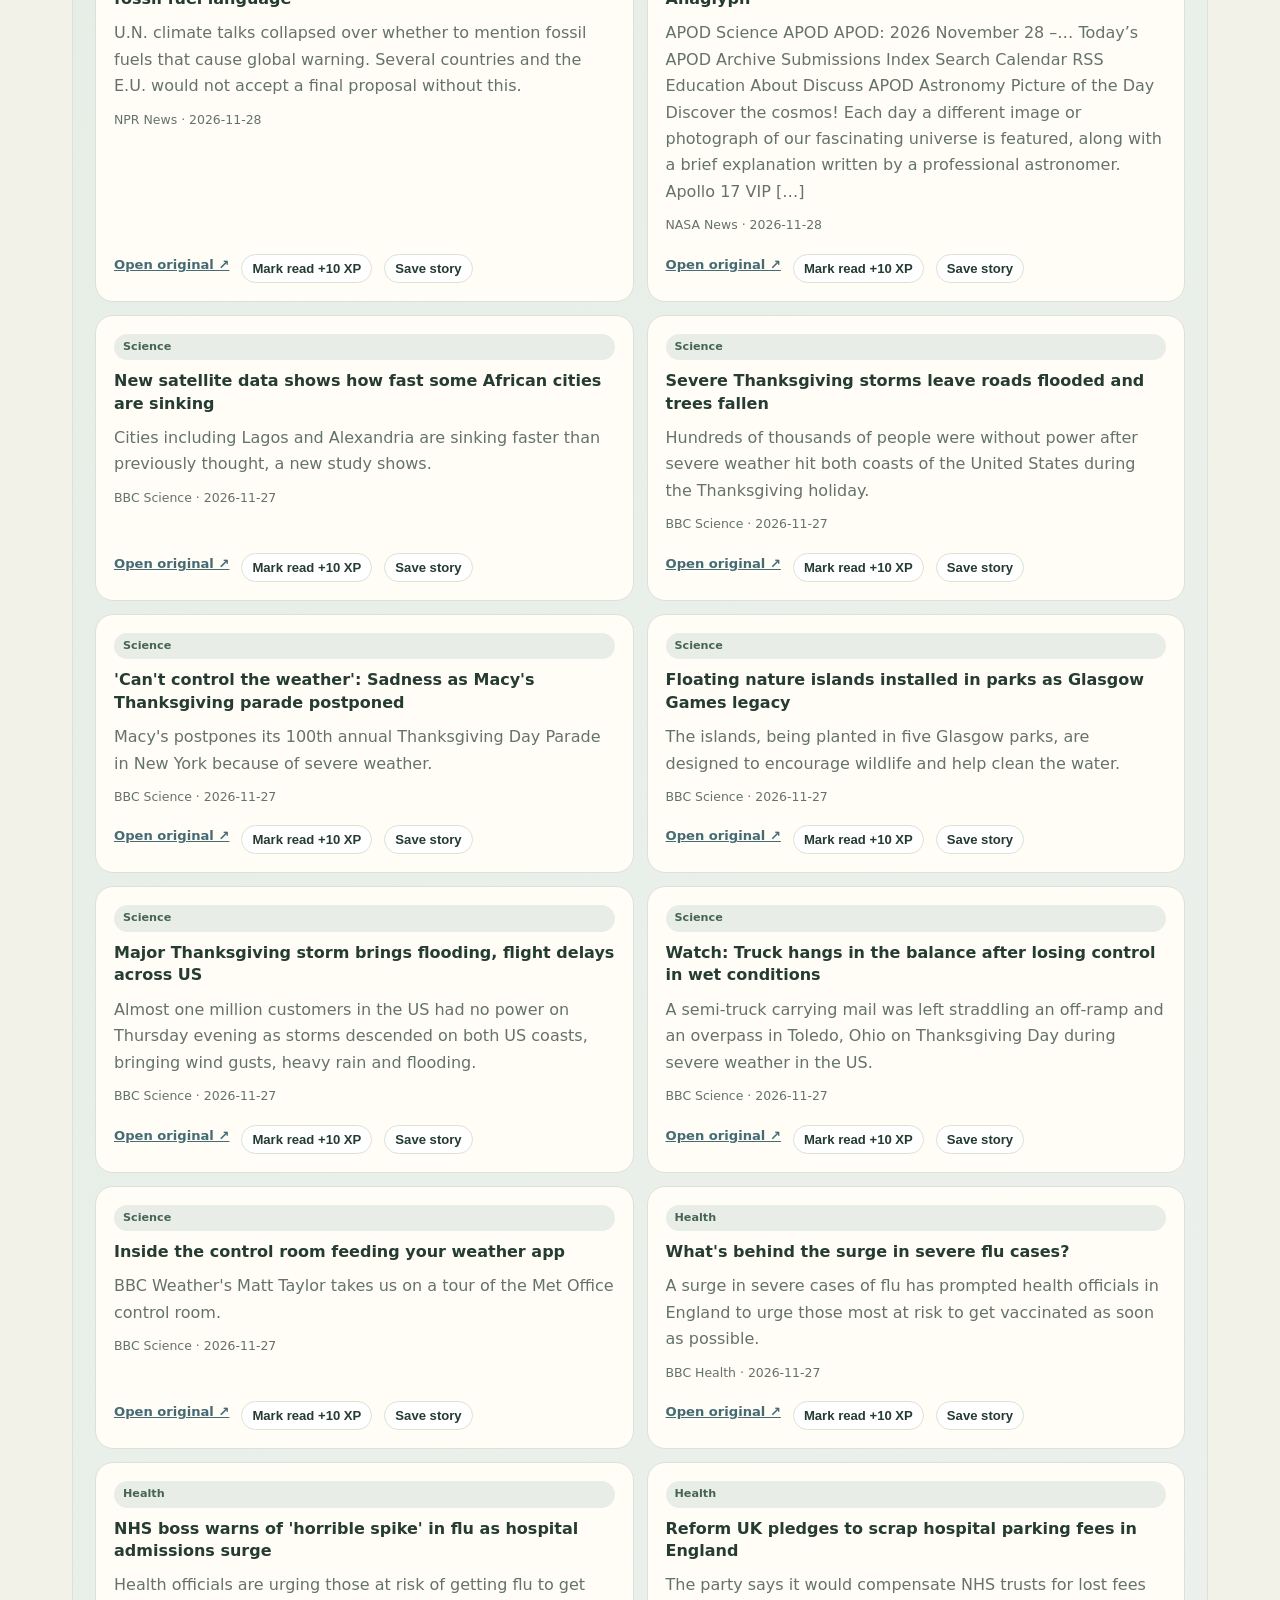
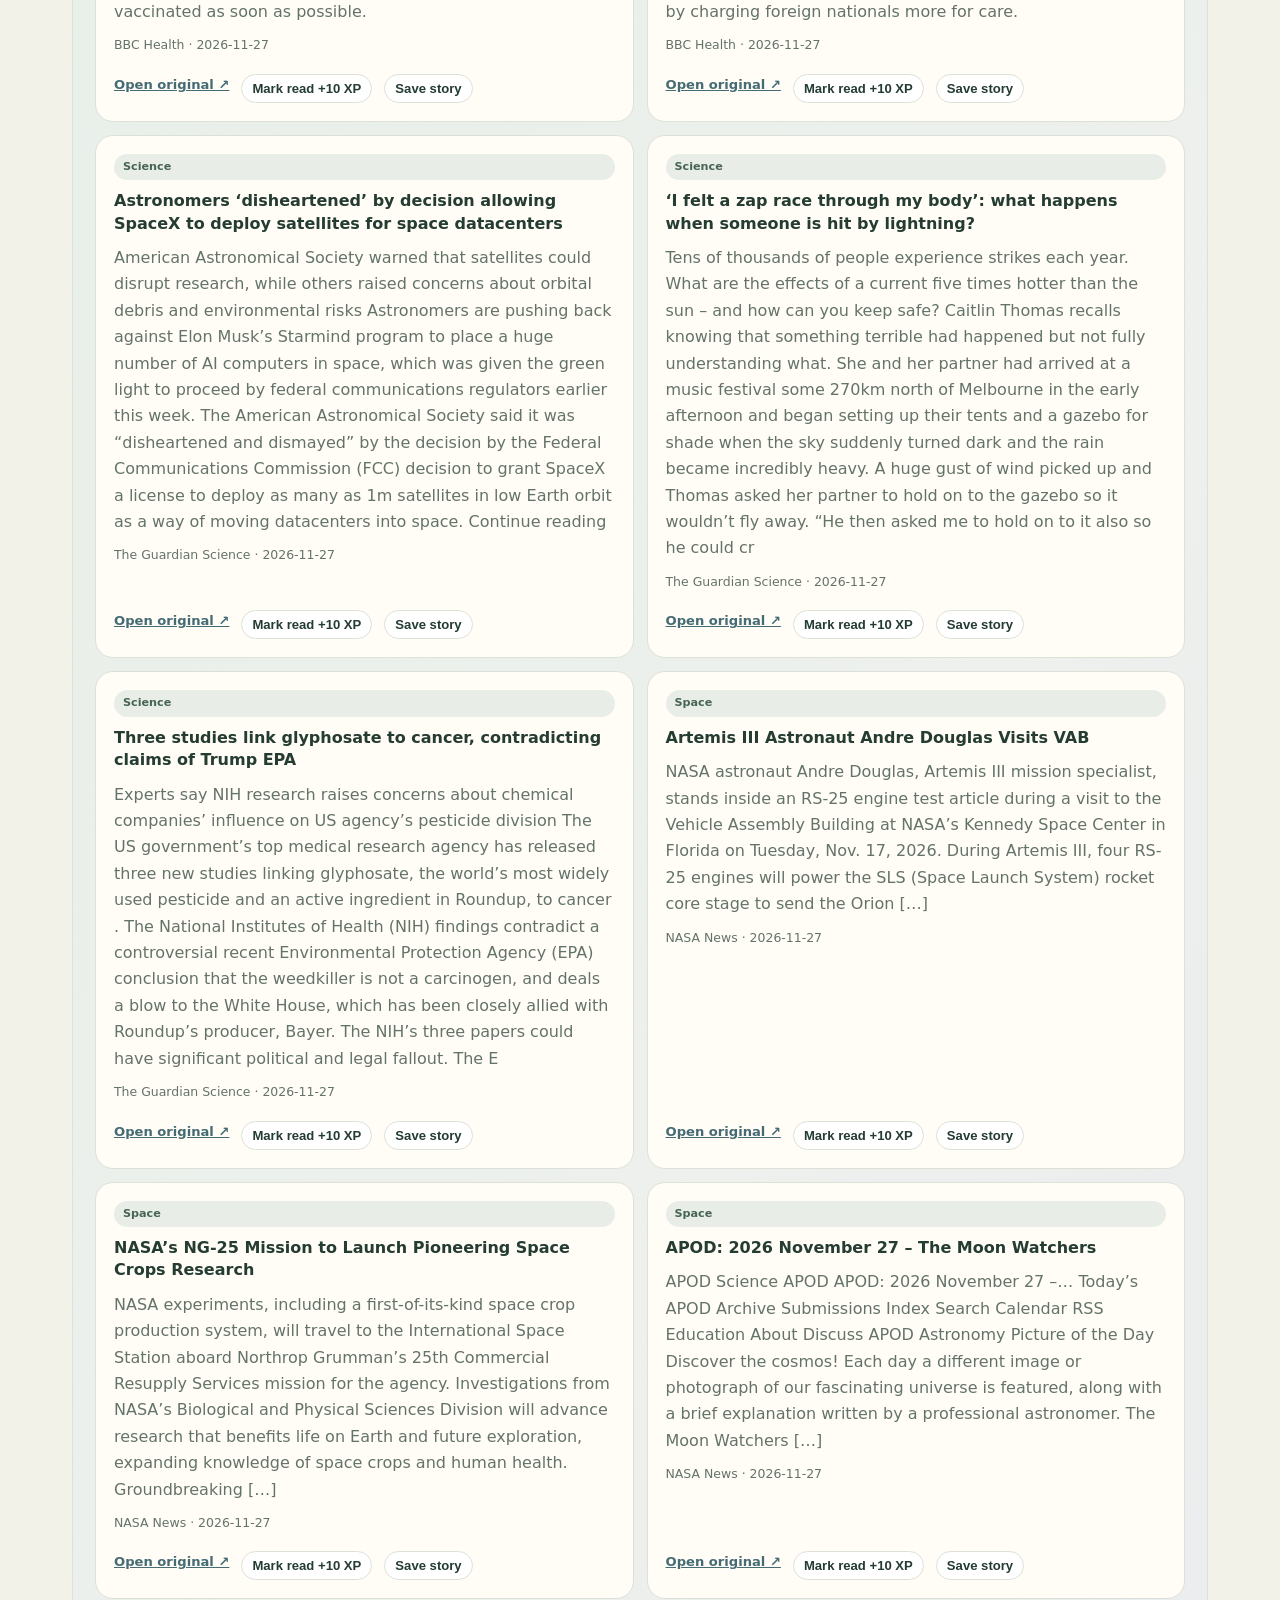
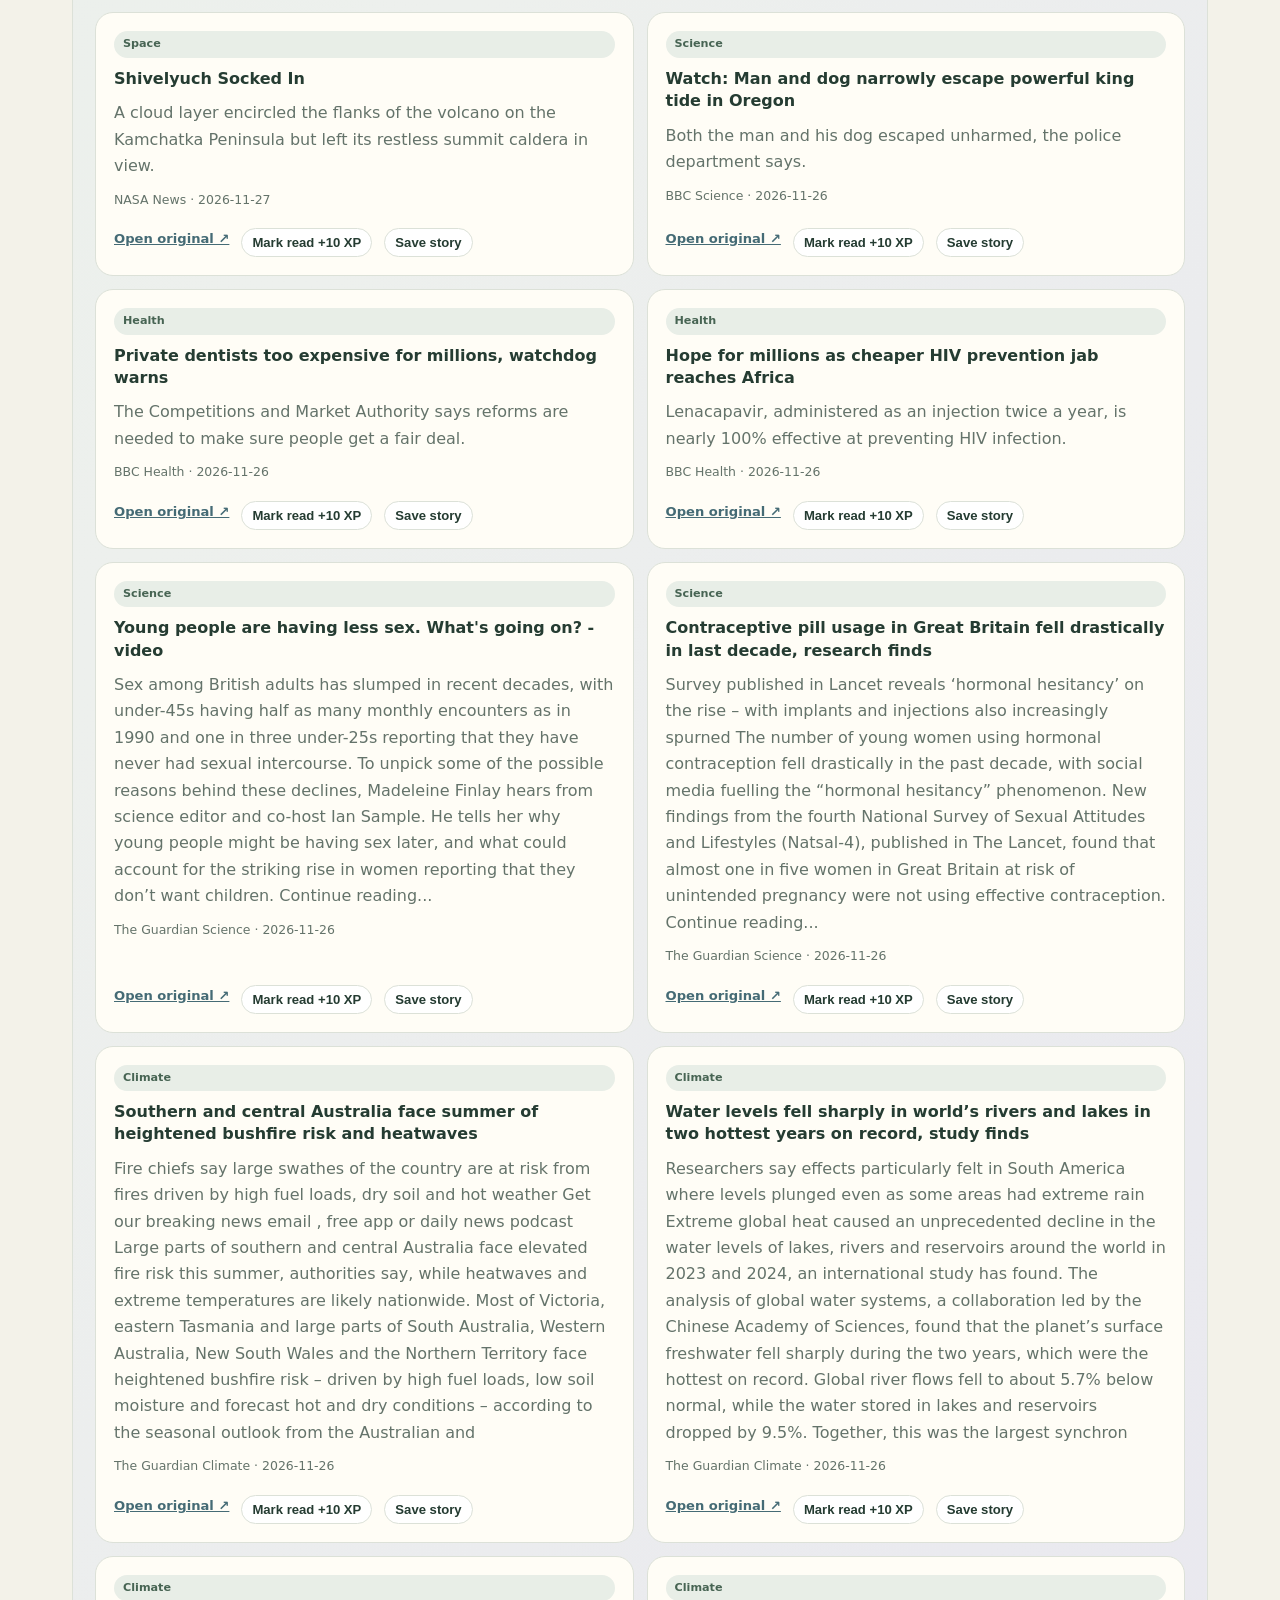
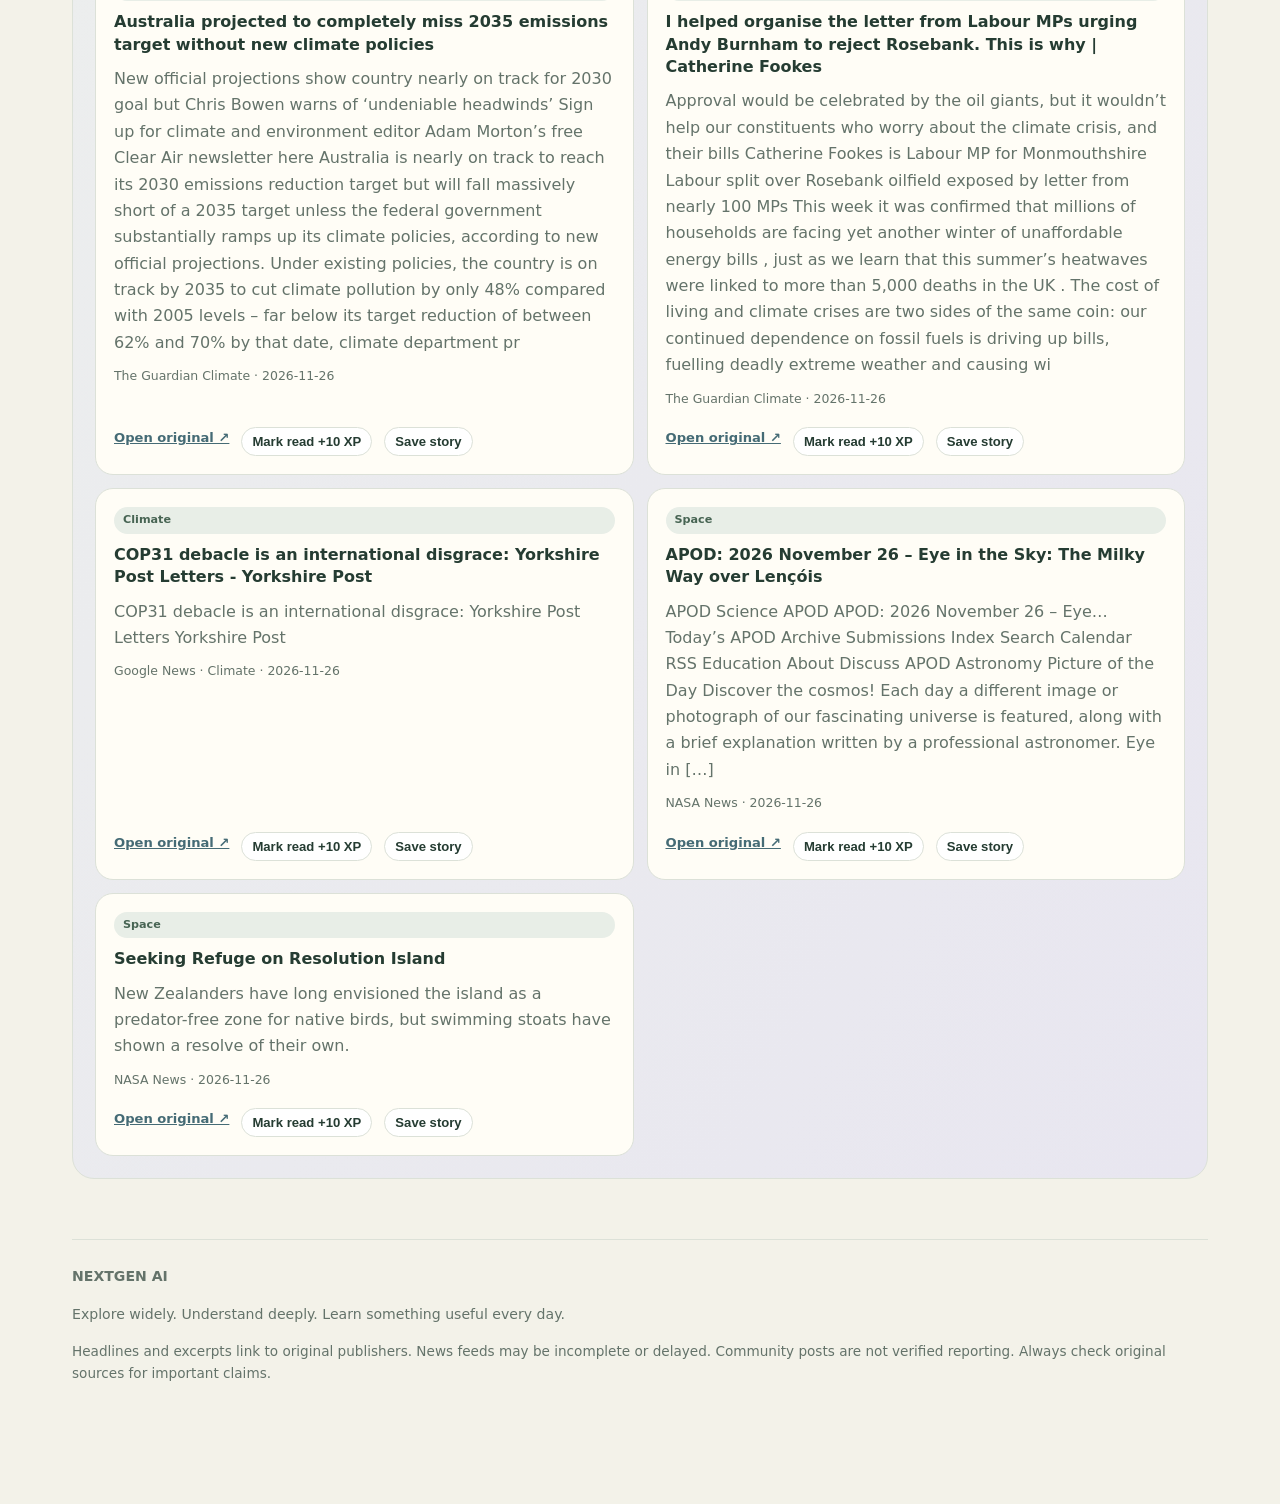
<file: science.html>
<!doctype html><html lang="en"><head><meta charset="utf-8"><meta name="viewport" content="width=device-width,initial-scale=1"><meta name="theme-color" content="#e9eee7"><meta name="description" content="Science & Space — Explore research, health, climate, astronomy and discoveries with evidence in focus."><title>Science & Space | NEXTGEN AI</title><link rel="stylesheet" href="assets/site.css"></head><body data-categories="Science|Space|Health|Climate|Research"><header><div class="nav"><a class="brand" href="index.html">NEXTGEN <span>AI</span></a><nav><a href="index.html">Home</a><a href="world-news.html">World</a><a href="ai-technology.html">AI & Tech</a><a href="science.html">Science</a><a href="business.html">Business</a><a href="marketing.html">Marketing</a><a href="trading.html">Trading & Stocks</a><a href="style-watches.html">Style & Watches</a><a href="gaming-sports.html">Gaming & Sports</a><a href="learn.html">Learn</a></nav></div></header><main class="wrap"><a class="back" href="index.html">← Back to home</a><section class="section-head"><div class="eyebrow">Daily news desk</div><h1>Science & Space</h1><p class="muted">Explore research, health, climate, astronomy and discoveries with evidence in focus.</p></section><div class="grid"><div class="card"><h3>🔬 Research literacy</h3><p>Understand methods, sample sizes, peer review, preprints and limitations.</p></div><div class="card"><h3>🚀 Space & astronomy</h3><p>Space missions, satellites, telescopes, planets and launch programmes.</p></div><div class="card"><h3>🌱 Health & climate</h3><p>Follow public-health research, environment, energy and climate science.</p></div></div><div class="panel"><div class="toolbar"><input id="searchNews" type="search" placeholder="Search headlines, countries or topics..." aria-label="Search stories"><select id="sortNews"><option value="newest">Newest first</option><option value="oldest">Oldest first</option></select><span id="storyCount" class="muted">Loading stories...</span></div><p id="feedStatus" class="note">Connecting to the latest feed...</p><div id="newsGrid" class="news-grid"><div class="empty">Loading stories…</div></div></div><footer><b>NEXTGEN AI</b><p>Explore widely. Understand deeply. Learn something useful every day.</p><p class="note">Headlines and excerpts link to original publishers. News feeds may be incomplete or delayed. Community posts are not verified reporting. Always check original sources for important claims.</p></footer></main><script src="assets/site.js" defer></script></body></html>
</file>
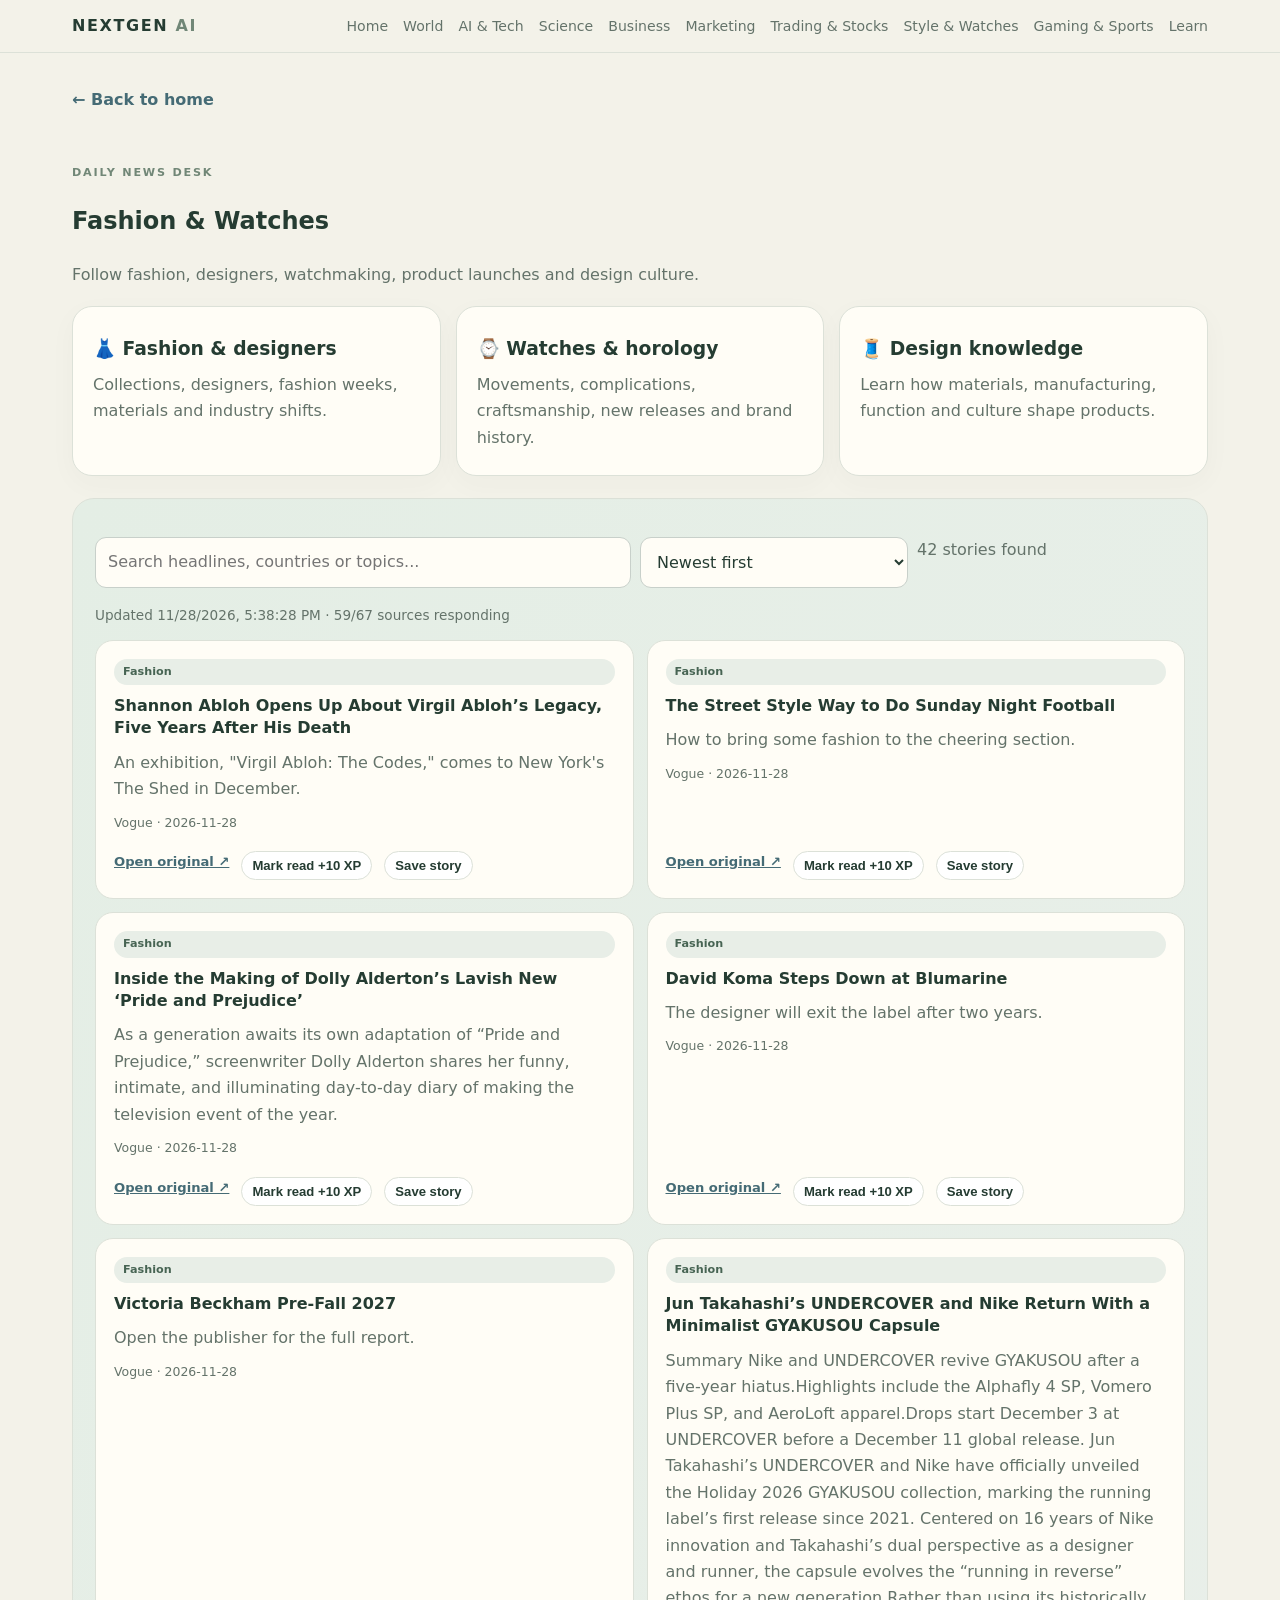
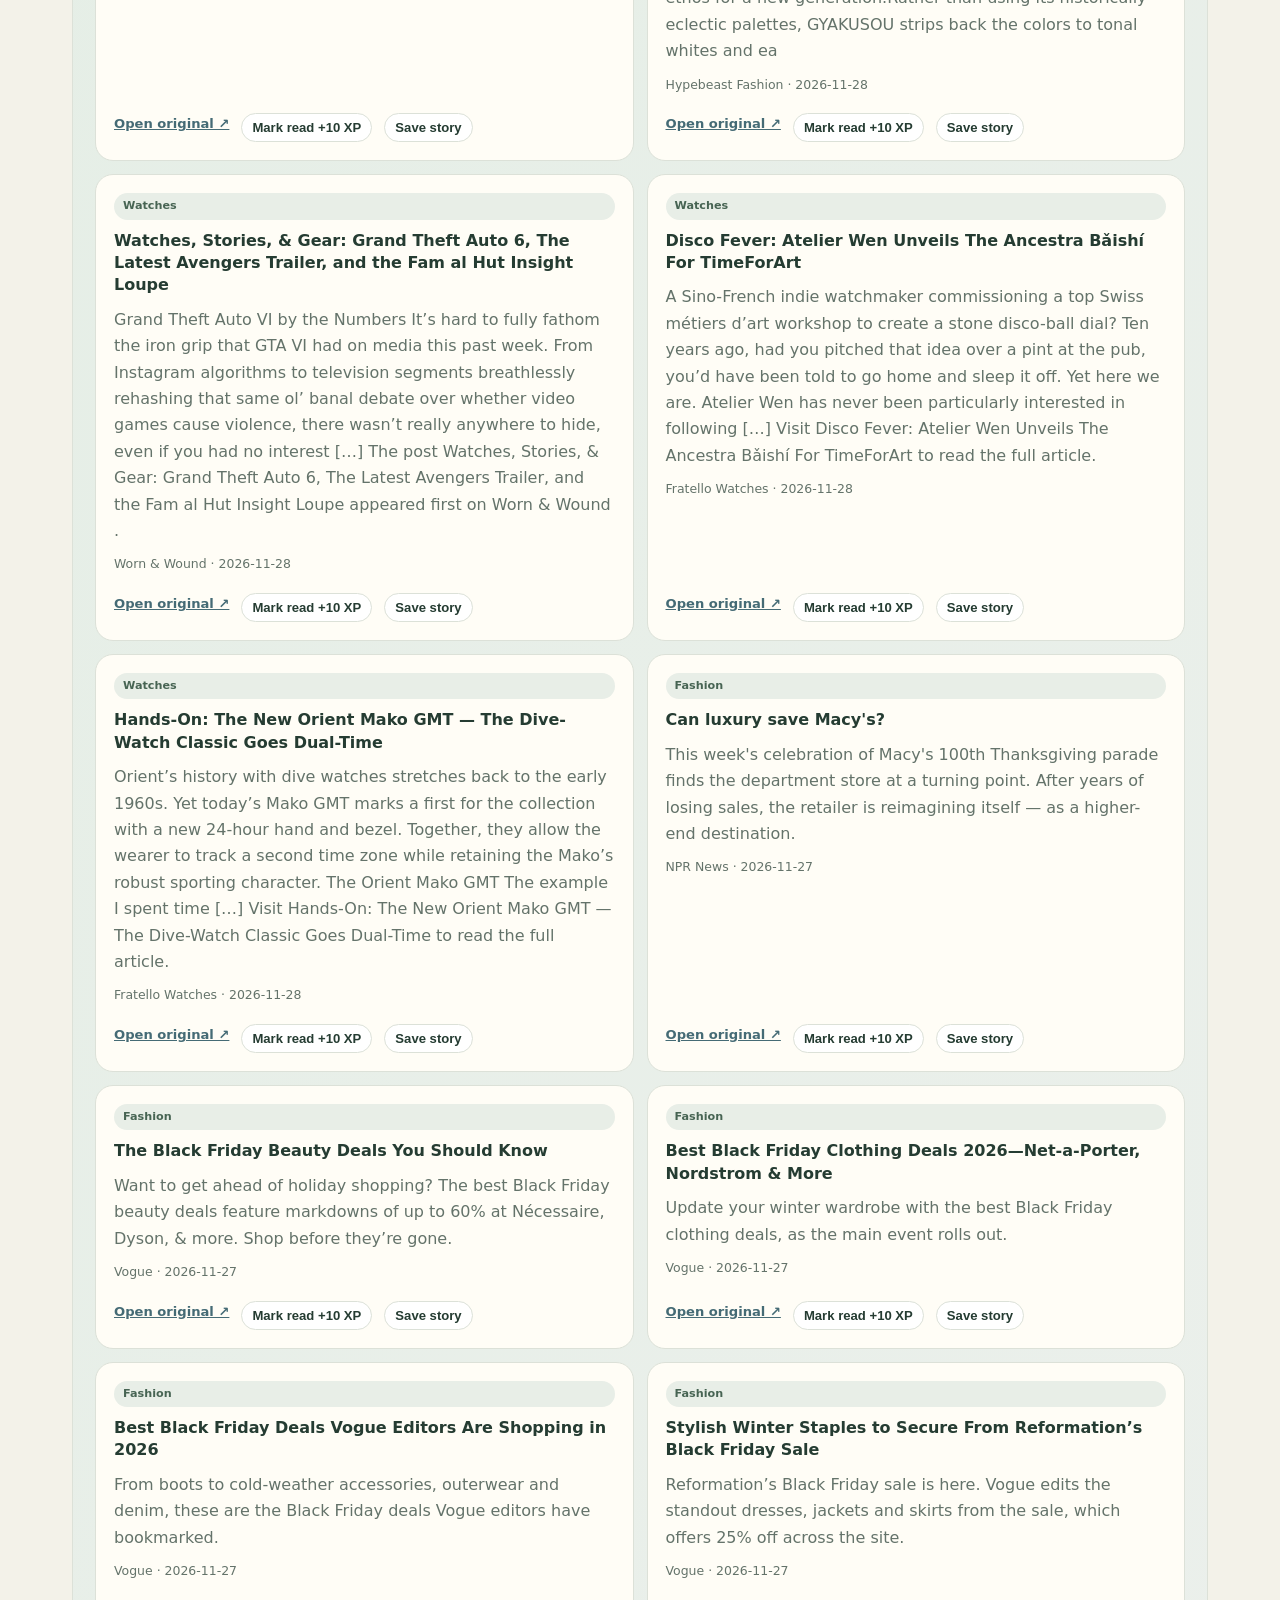
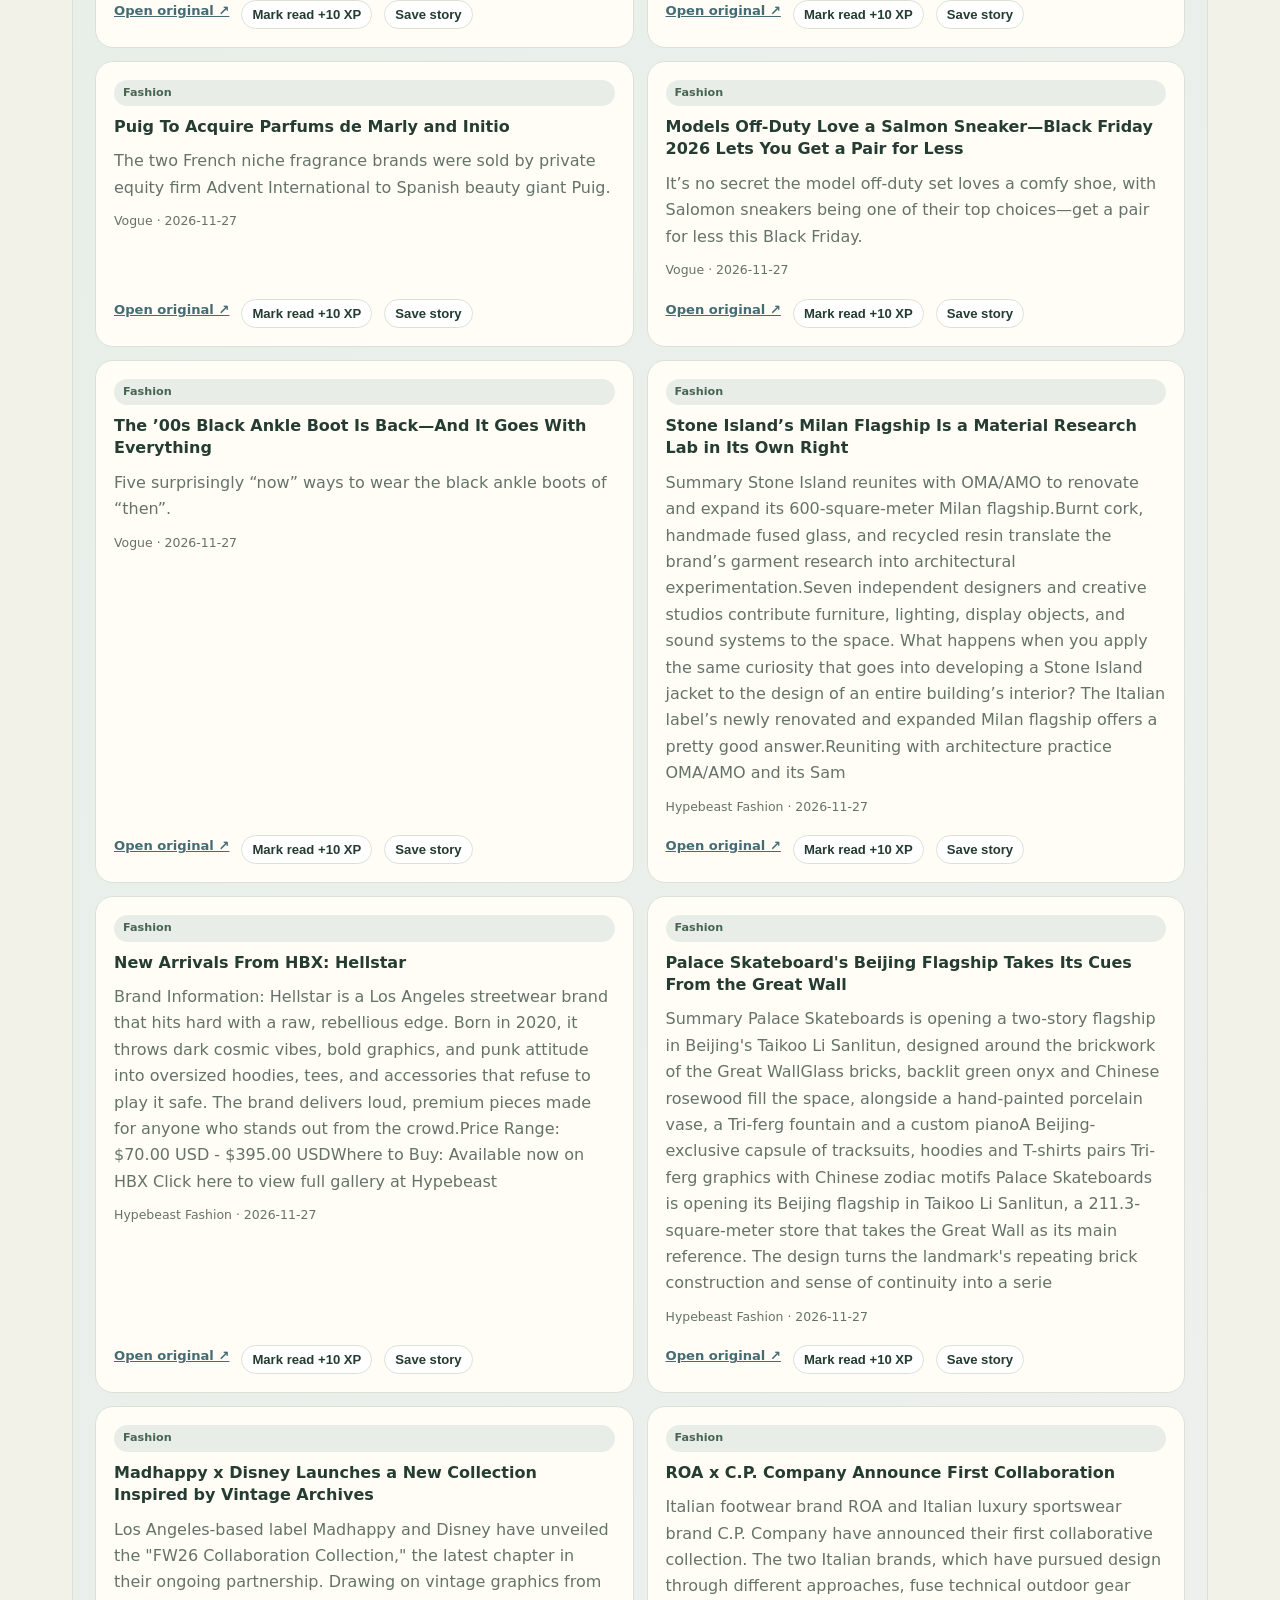
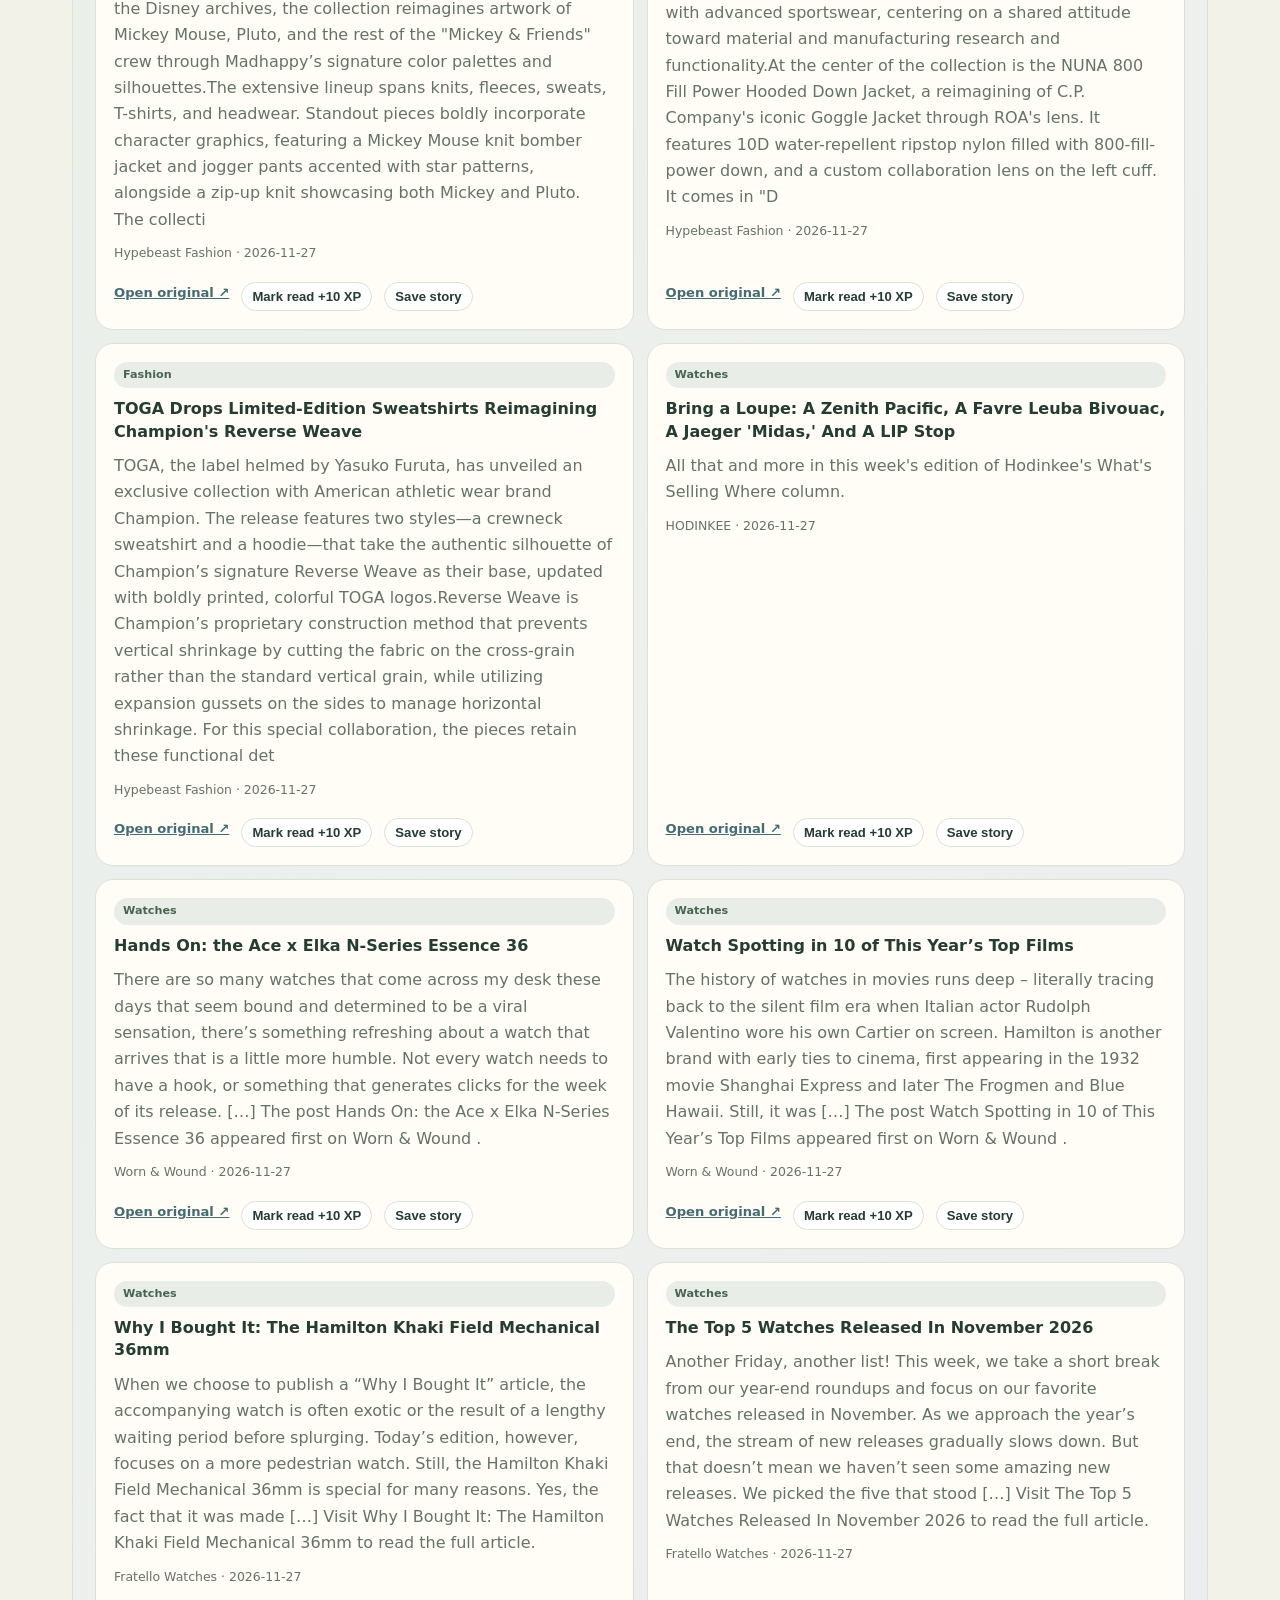
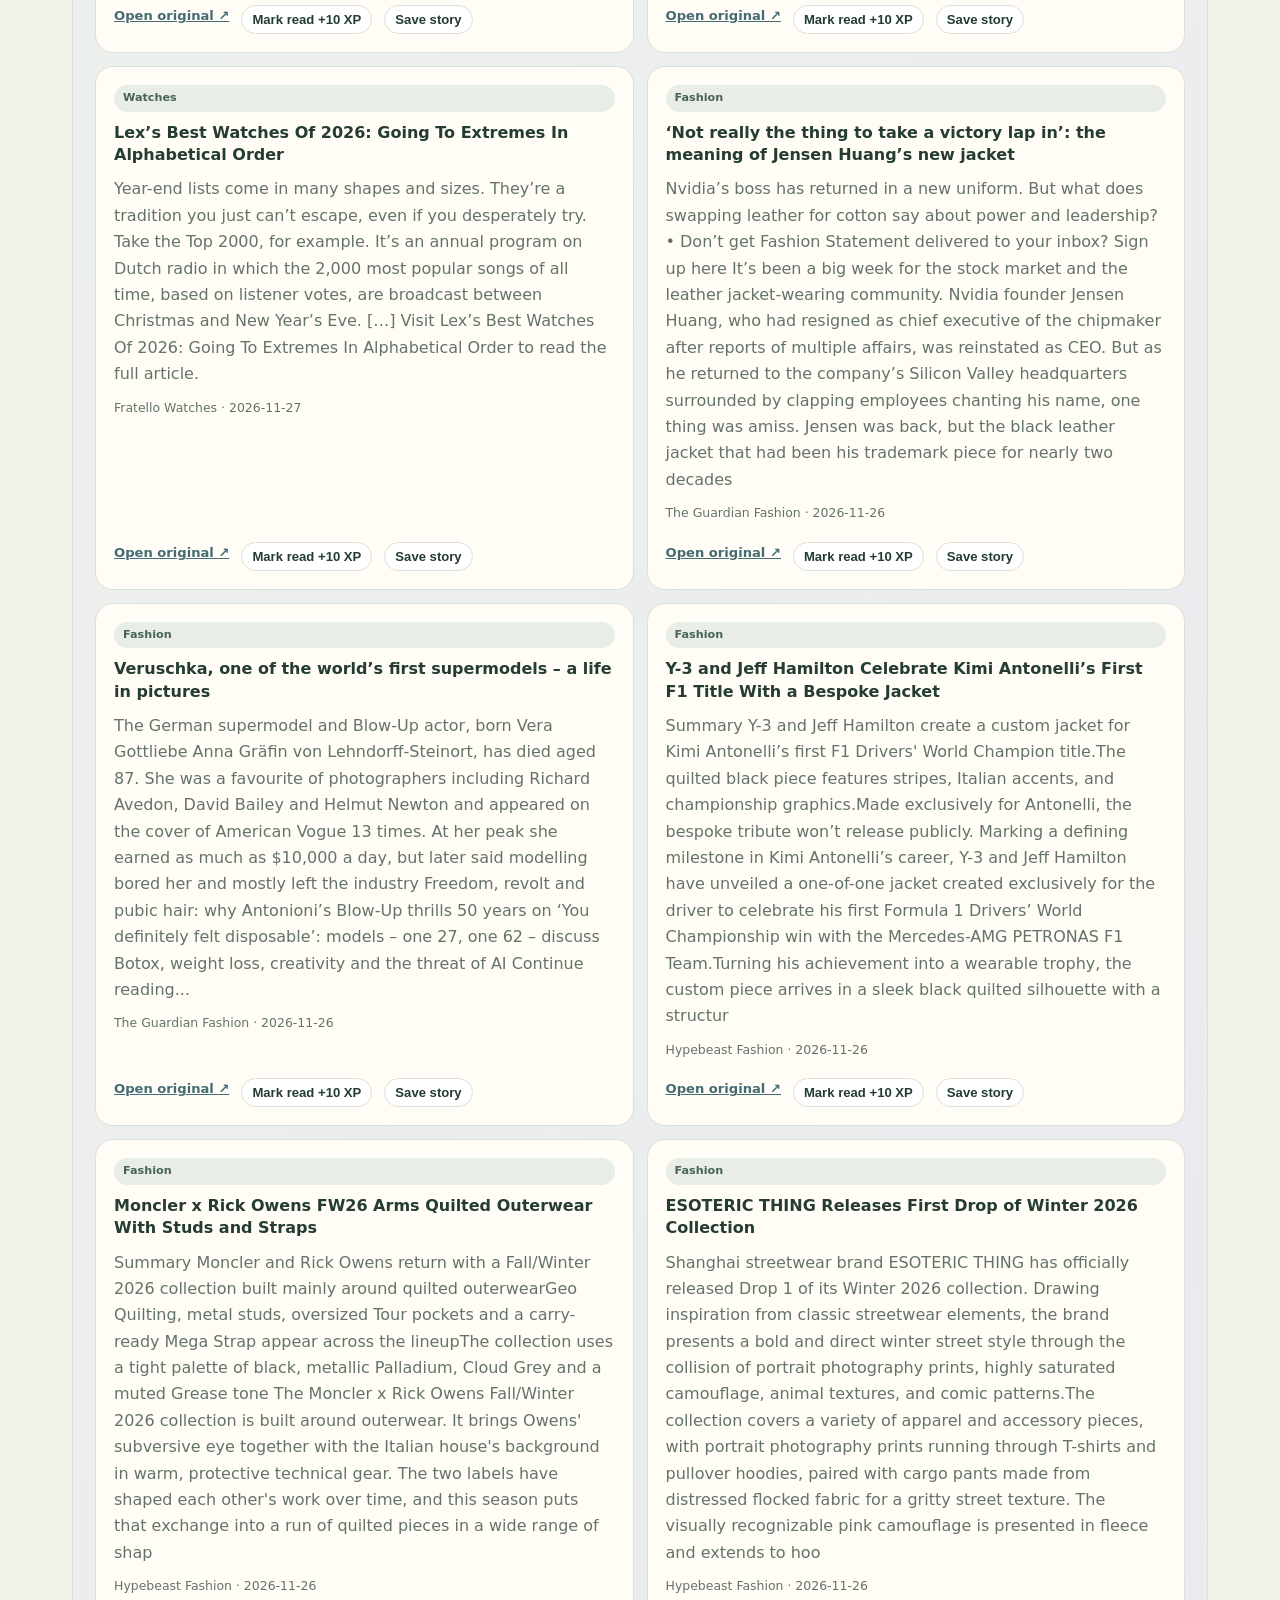
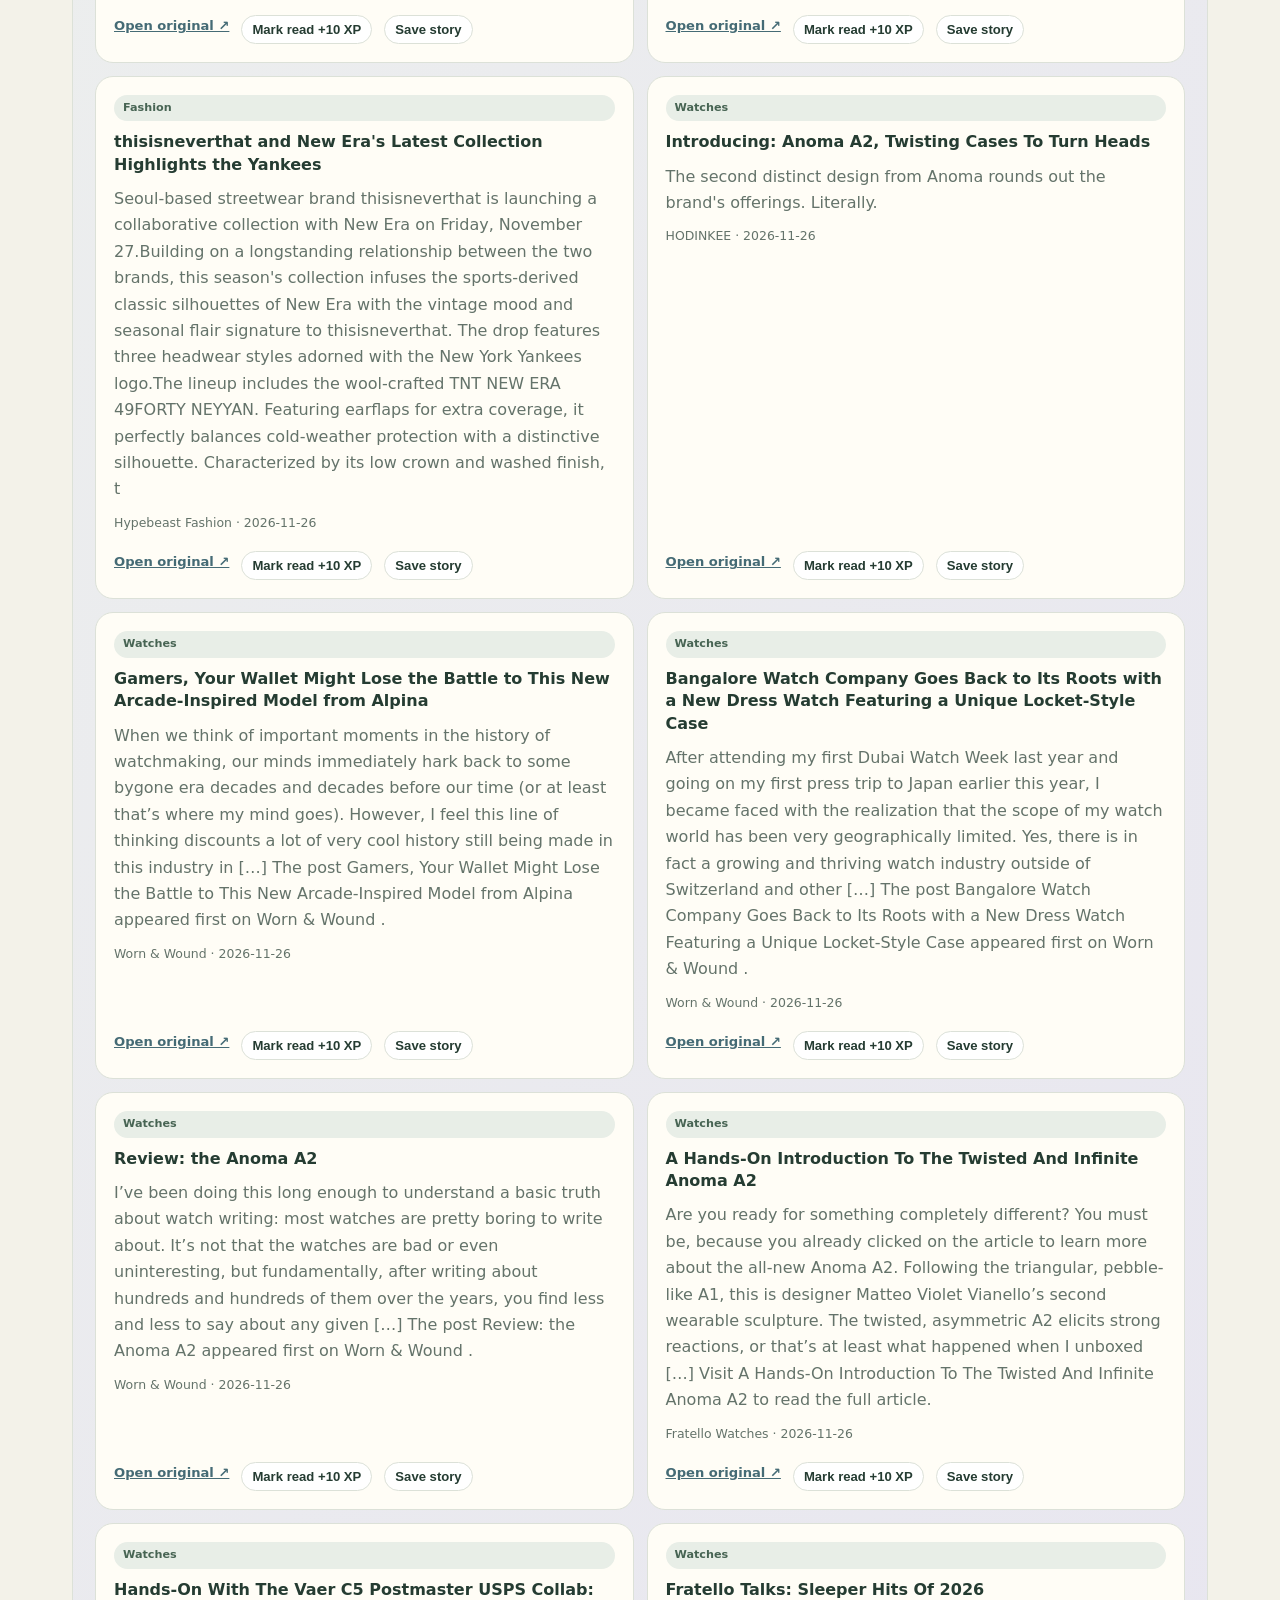
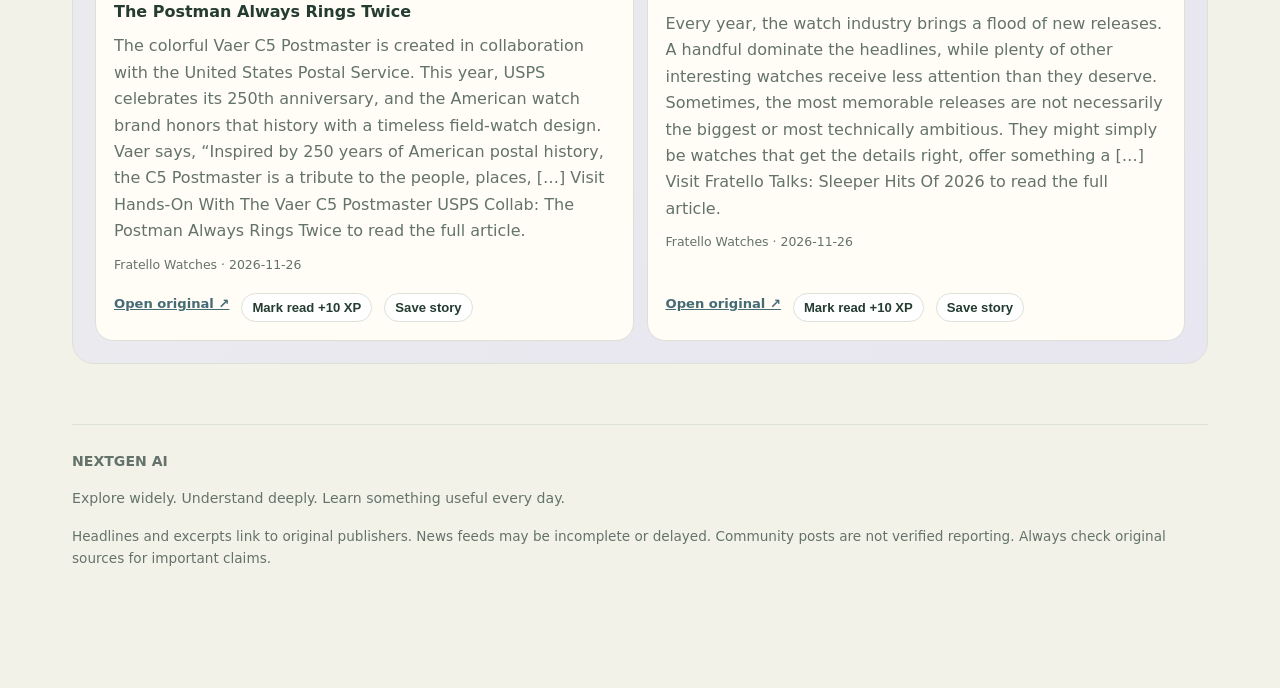
<file: style-watches.html>
<!doctype html><html lang="en"><head><meta charset="utf-8"><meta name="viewport" content="width=device-width,initial-scale=1"><meta name="theme-color" content="#e9eee7"><meta name="description" content="Fashion & Watches — Follow fashion, designers, watchmaking, product launches and design culture."><title>Fashion & Watches | NEXTGEN AI</title><link rel="stylesheet" href="assets/site.css"></head><body data-categories="Fashion|Watches"><header><div class="nav"><a class="brand" href="index.html">NEXTGEN <span>AI</span></a><nav><a href="index.html">Home</a><a href="world-news.html">World</a><a href="ai-technology.html">AI & Tech</a><a href="science.html">Science</a><a href="business.html">Business</a><a href="marketing.html">Marketing</a><a href="trading.html">Trading & Stocks</a><a href="style-watches.html">Style & Watches</a><a href="gaming-sports.html">Gaming & Sports</a><a href="learn.html">Learn</a></nav></div></header><main class="wrap"><a class="back" href="index.html">← Back to home</a><section class="section-head"><div class="eyebrow">Daily news desk</div><h1>Fashion & Watches</h1><p class="muted">Follow fashion, designers, watchmaking, product launches and design culture.</p></section><div class="grid"><div class="card"><h3>👗 Fashion & designers</h3><p>Collections, designers, fashion weeks, materials and industry shifts.</p></div><div class="card"><h3>⌚ Watches & horology</h3><p>Movements, complications, craftsmanship, new releases and brand history.</p></div><div class="card"><h3>🧵 Design knowledge</h3><p>Learn how materials, manufacturing, function and culture shape products.</p></div></div><div class="panel"><div class="toolbar"><input id="searchNews" type="search" placeholder="Search headlines, countries or topics..." aria-label="Search stories"><select id="sortNews"><option value="newest">Newest first</option><option value="oldest">Oldest first</option></select><span id="storyCount" class="muted">Loading stories...</span></div><p id="feedStatus" class="note">Connecting to the latest feed...</p><div id="newsGrid" class="news-grid"><div class="empty">Loading stories…</div></div></div><footer><b>NEXTGEN AI</b><p>Explore widely. Understand deeply. Learn something useful every day.</p><p class="note">Headlines and excerpts link to original publishers. News feeds may be incomplete or delayed. Community posts are not verified reporting. Always check original sources for important claims.</p></footer></main><script src="assets/site.js" defer></script></body></html>
</file>
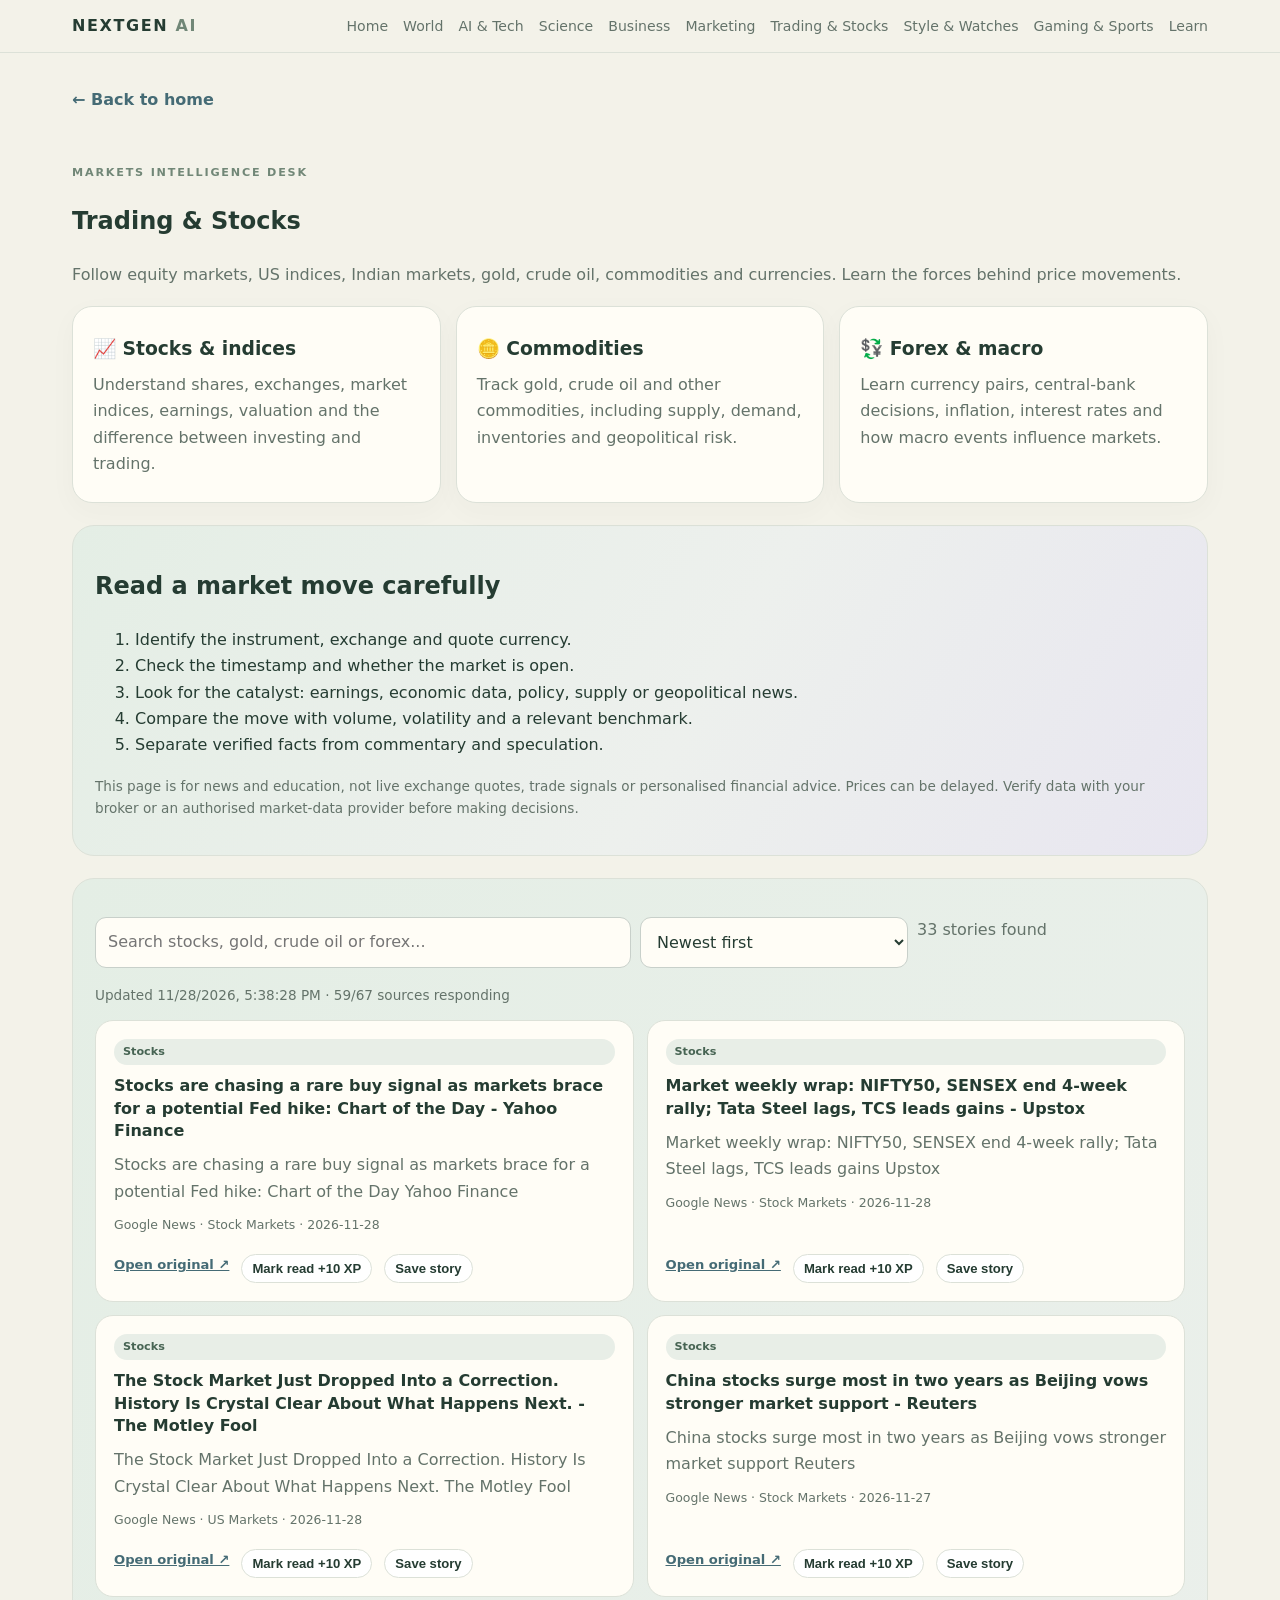
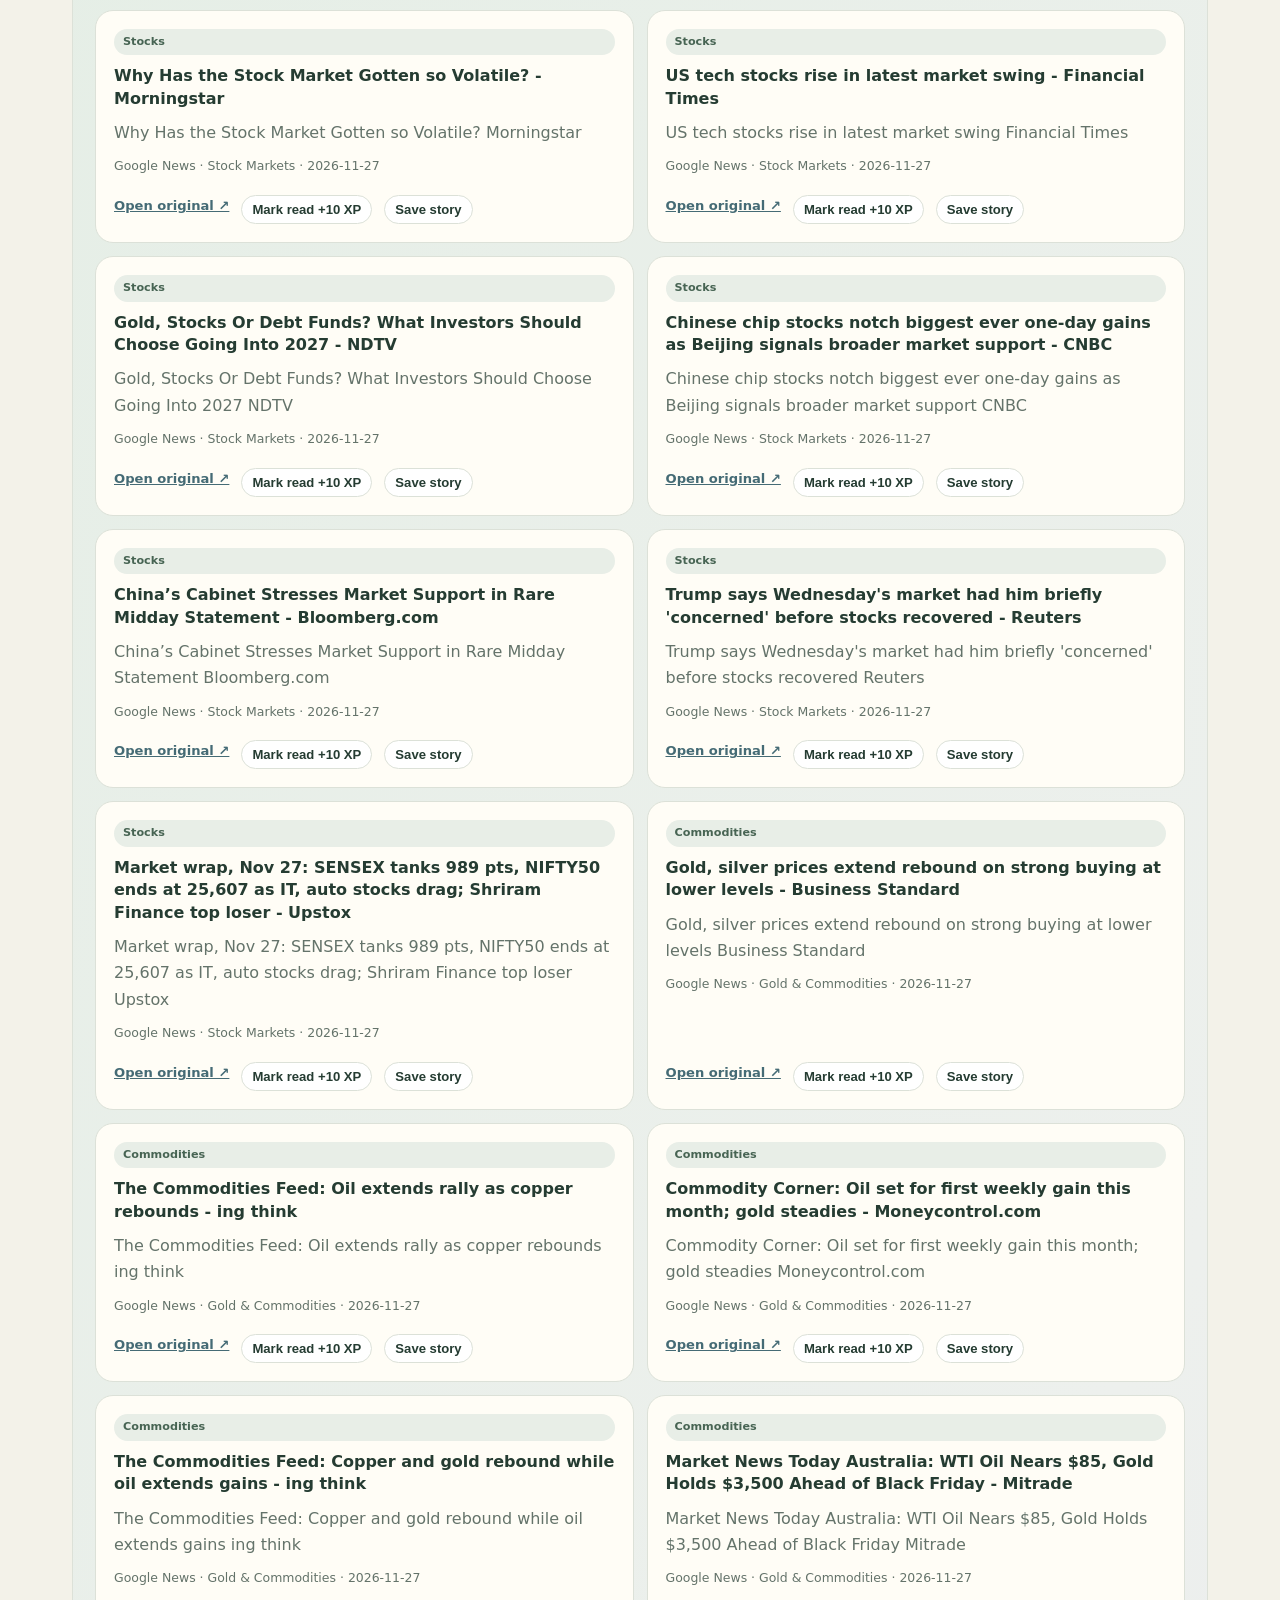
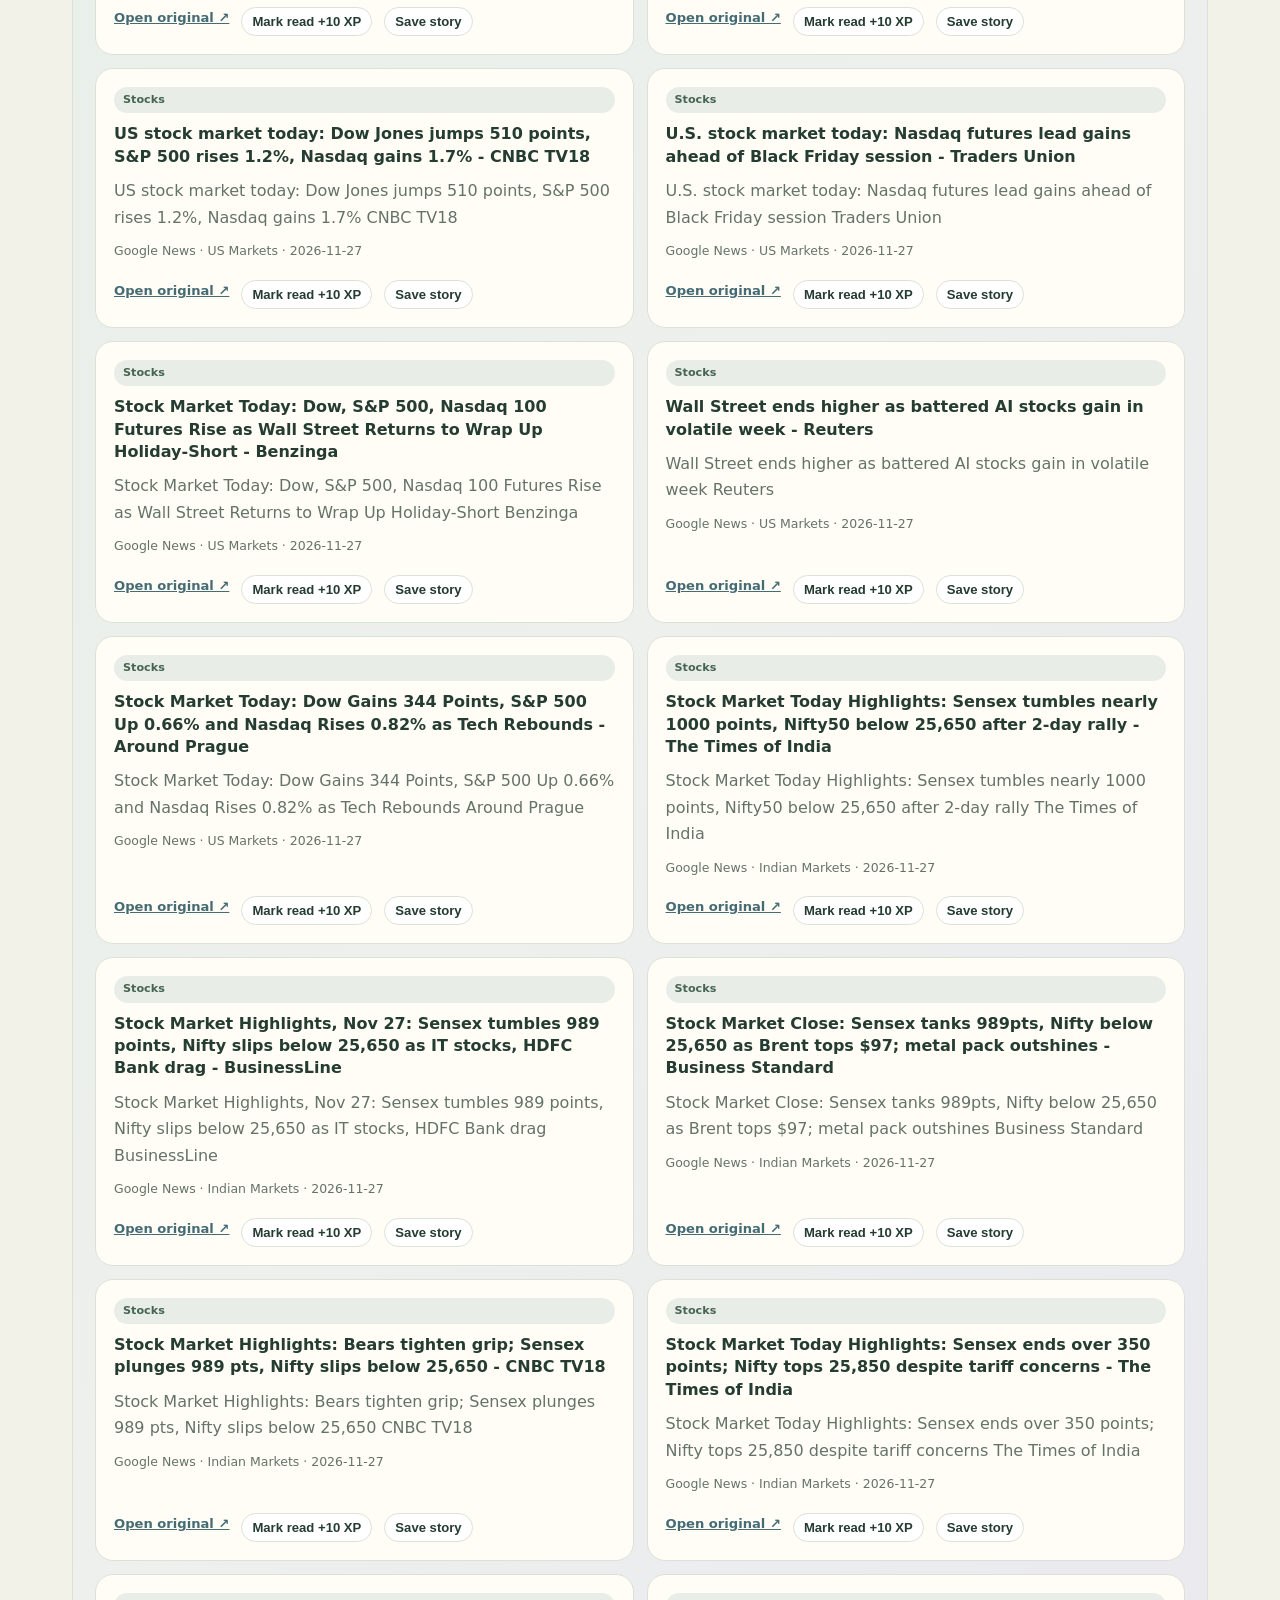
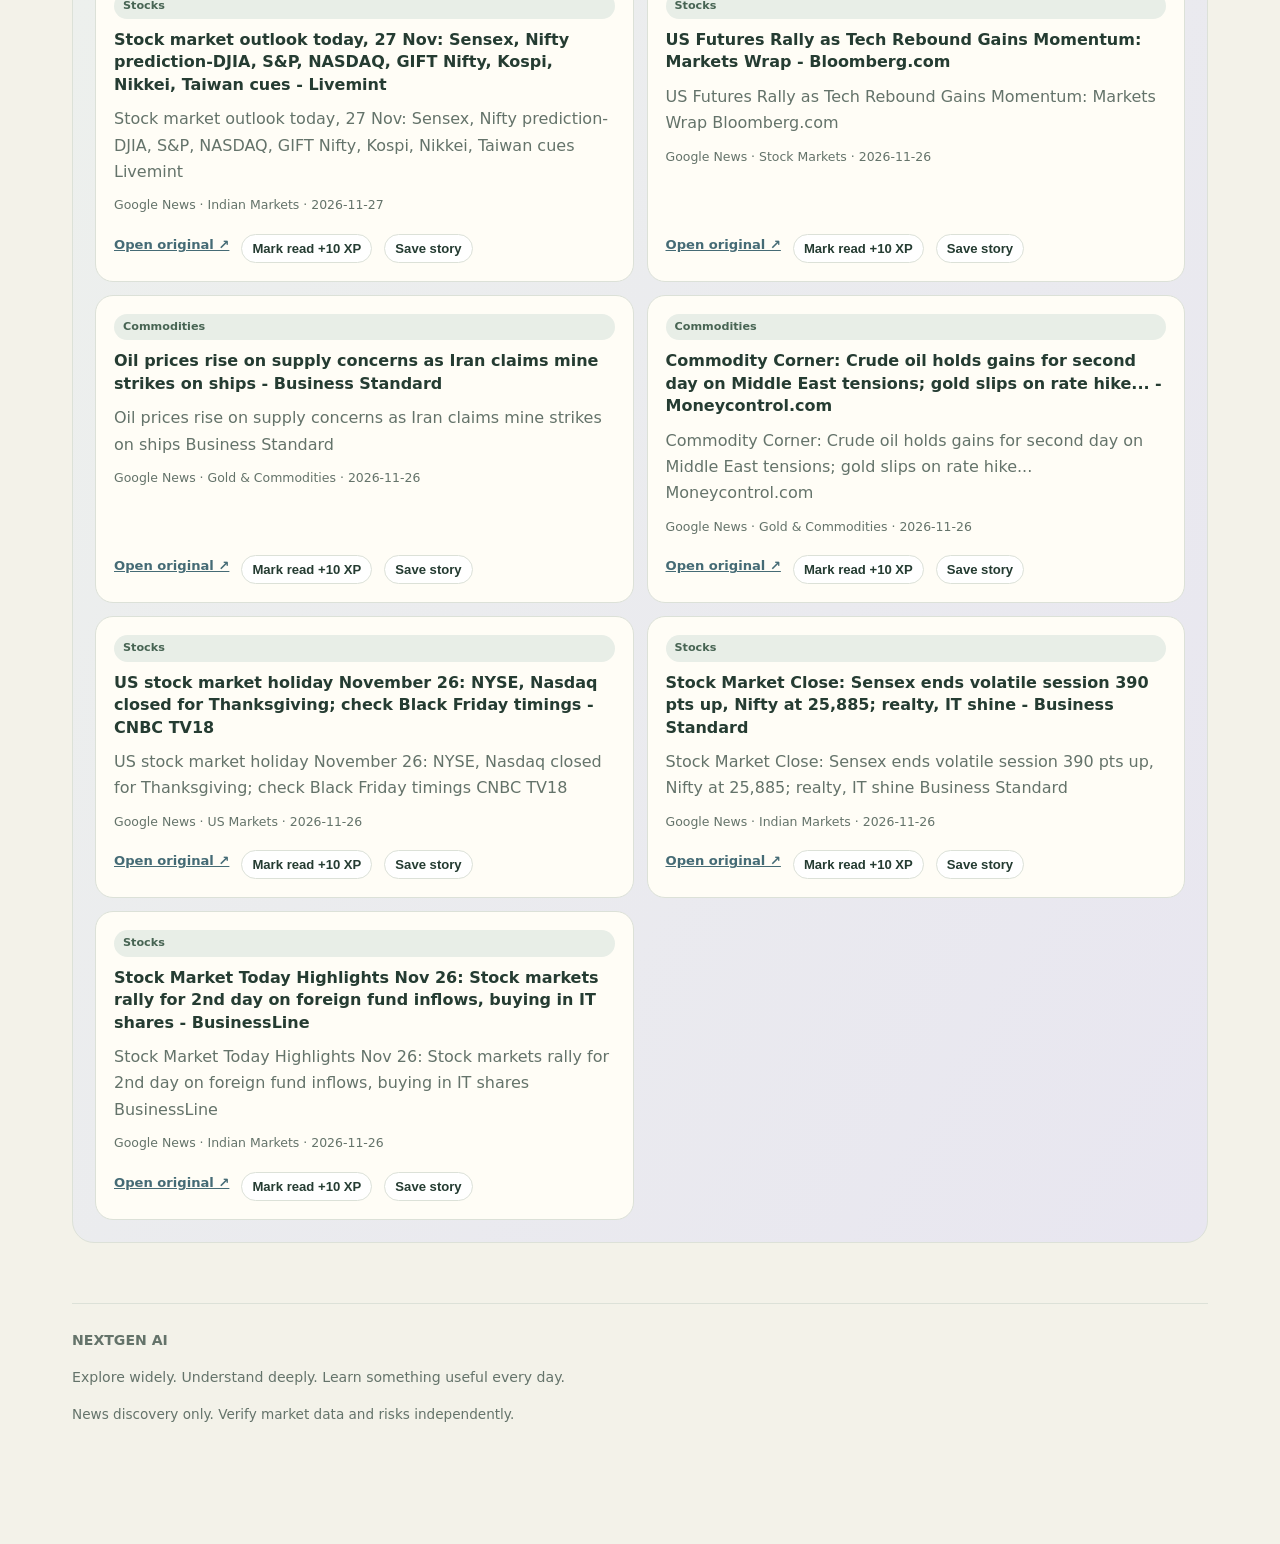
<file: trading.html>
<!doctype html><html lang="en"><head><meta charset="utf-8"><meta name="viewport" content="width=device-width,initial-scale=1"><meta name="theme-color" content="#e9eee7"><meta name="description" content="Trading and stock-market intelligence — equities, US markets, India, gold, crude oil and currencies."><title>Trading & Stocks | NEXTGEN AI</title><link rel="stylesheet" href="assets/site.css"></head><body data-categories="Trading|Stocks|Commodities"><header><div class="nav"><a class="brand" href="index.html">NEXTGEN <span>AI</span></a><nav><a href="index.html">Home</a><a href="world-news.html">World</a><a href="ai-technology.html">AI & Tech</a><a href="science.html">Science</a><a href="business.html">Business</a><a href="marketing.html">Marketing</a><a href="trading.html">Trading & Stocks</a><a href="style-watches.html">Style & Watches</a><a href="gaming-sports.html">Gaming & Sports</a><a href="learn.html">Learn</a></nav></div></header><main class="wrap"><a class="back" href="index.html">← Back to home</a><section class="section-head"><div class="eyebrow">Markets intelligence desk</div><h1>Trading & Stocks</h1><p class="muted">Follow equity markets, US indices, Indian markets, gold, crude oil, commodities and currencies. Learn the forces behind price movements.</p></section><div class="grid"><div class="card"><h3>📈 Stocks & indices</h3><p>Understand shares, exchanges, market indices, earnings, valuation and the difference between investing and trading.</p></div><div class="card"><h3>🪙 Commodities</h3><p>Track gold, crude oil and other commodities, including supply, demand, inventories and geopolitical risk.</p></div><div class="card"><h3>💱 Forex & macro</h3><p>Learn currency pairs, central-bank decisions, inflation, interest rates and how macro events influence markets.</p></div></div><section class="panel"><h2>Read a market move carefully</h2><ol><li>Identify the instrument, exchange and quote currency.</li><li>Check the timestamp and whether the market is open.</li><li>Look for the catalyst: earnings, economic data, policy, supply or geopolitical news.</li><li>Compare the move with volume, volatility and a relevant benchmark.</li><li>Separate verified facts from commentary and speculation.</li></ol><p class="note">This page is for news and education, not live exchange quotes, trade signals or personalised financial advice. Prices can be delayed. Verify data with your broker or an authorised market-data provider before making decisions.</p></section><div class="panel"><div class="toolbar"><input id="searchNews" type="search" placeholder="Search stocks, gold, crude oil or forex..." aria-label="Search market stories"><select id="sortNews"><option value="newest">Newest first</option><option value="oldest">Oldest first</option></select><span id="storyCount" class="muted">Loading stories...</span></div><p id="feedStatus" class="note">Connecting to market feeds...</p><div id="newsGrid" class="news-grid"><div class="empty">Loading market stories…</div></div></div><footer><b>NEXTGEN AI</b><p>Explore widely. Understand deeply. Learn something useful every day.</p><p class="note">News discovery only. Verify market data and risks independently.</p></footer></main><script src="assets/site.js" defer></script></body></html>
</file>
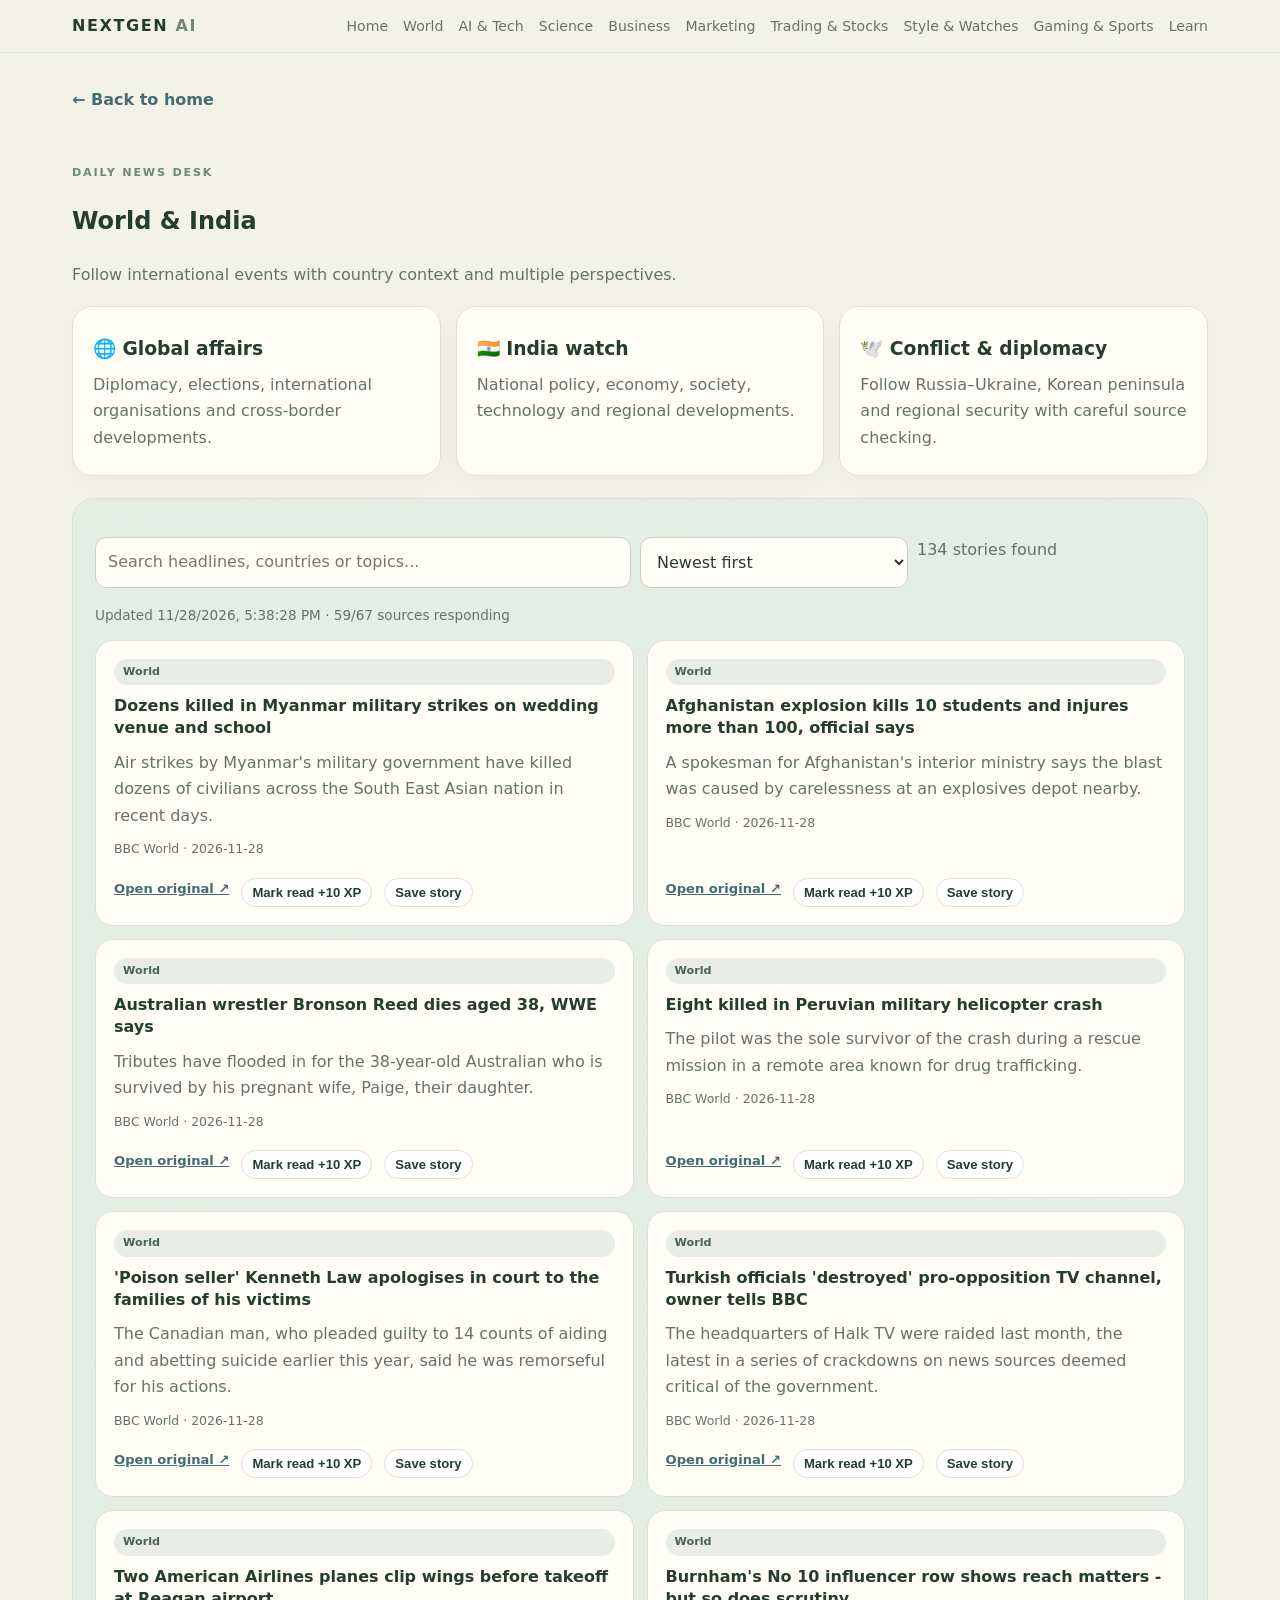
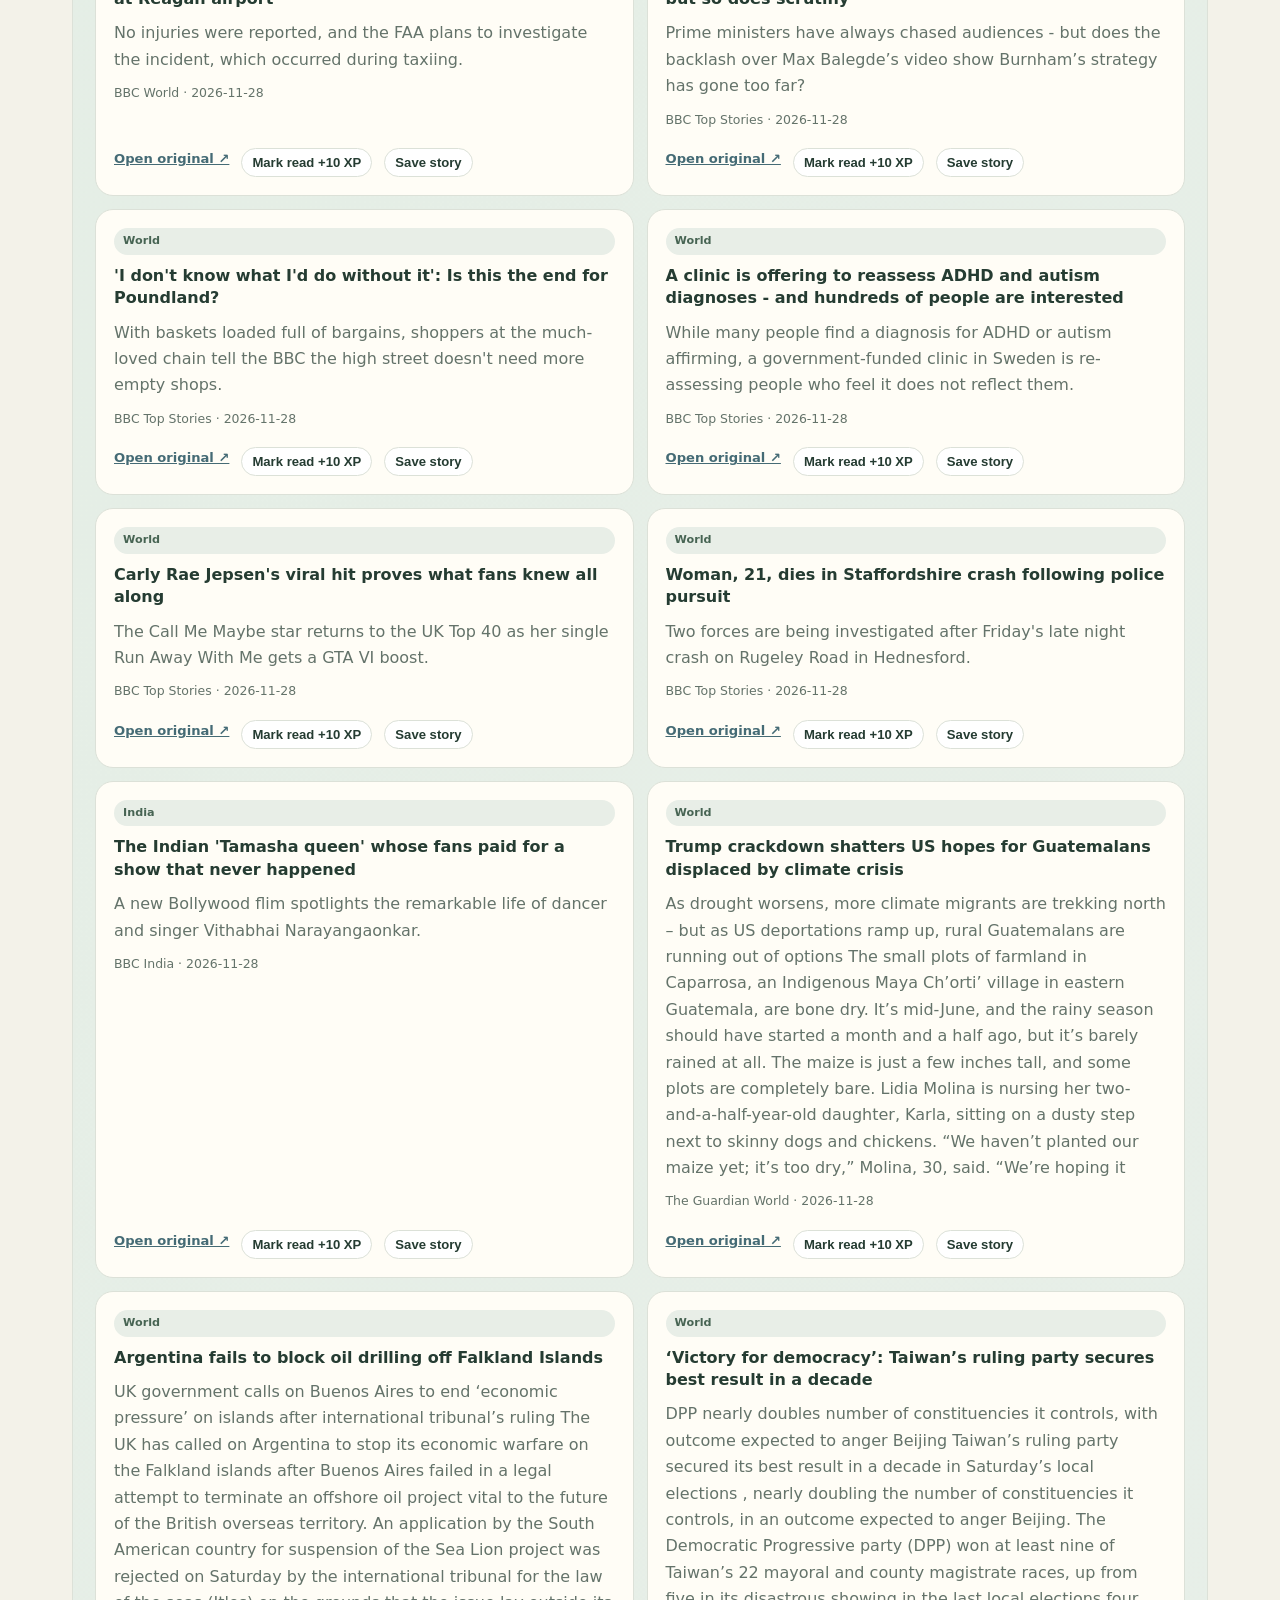
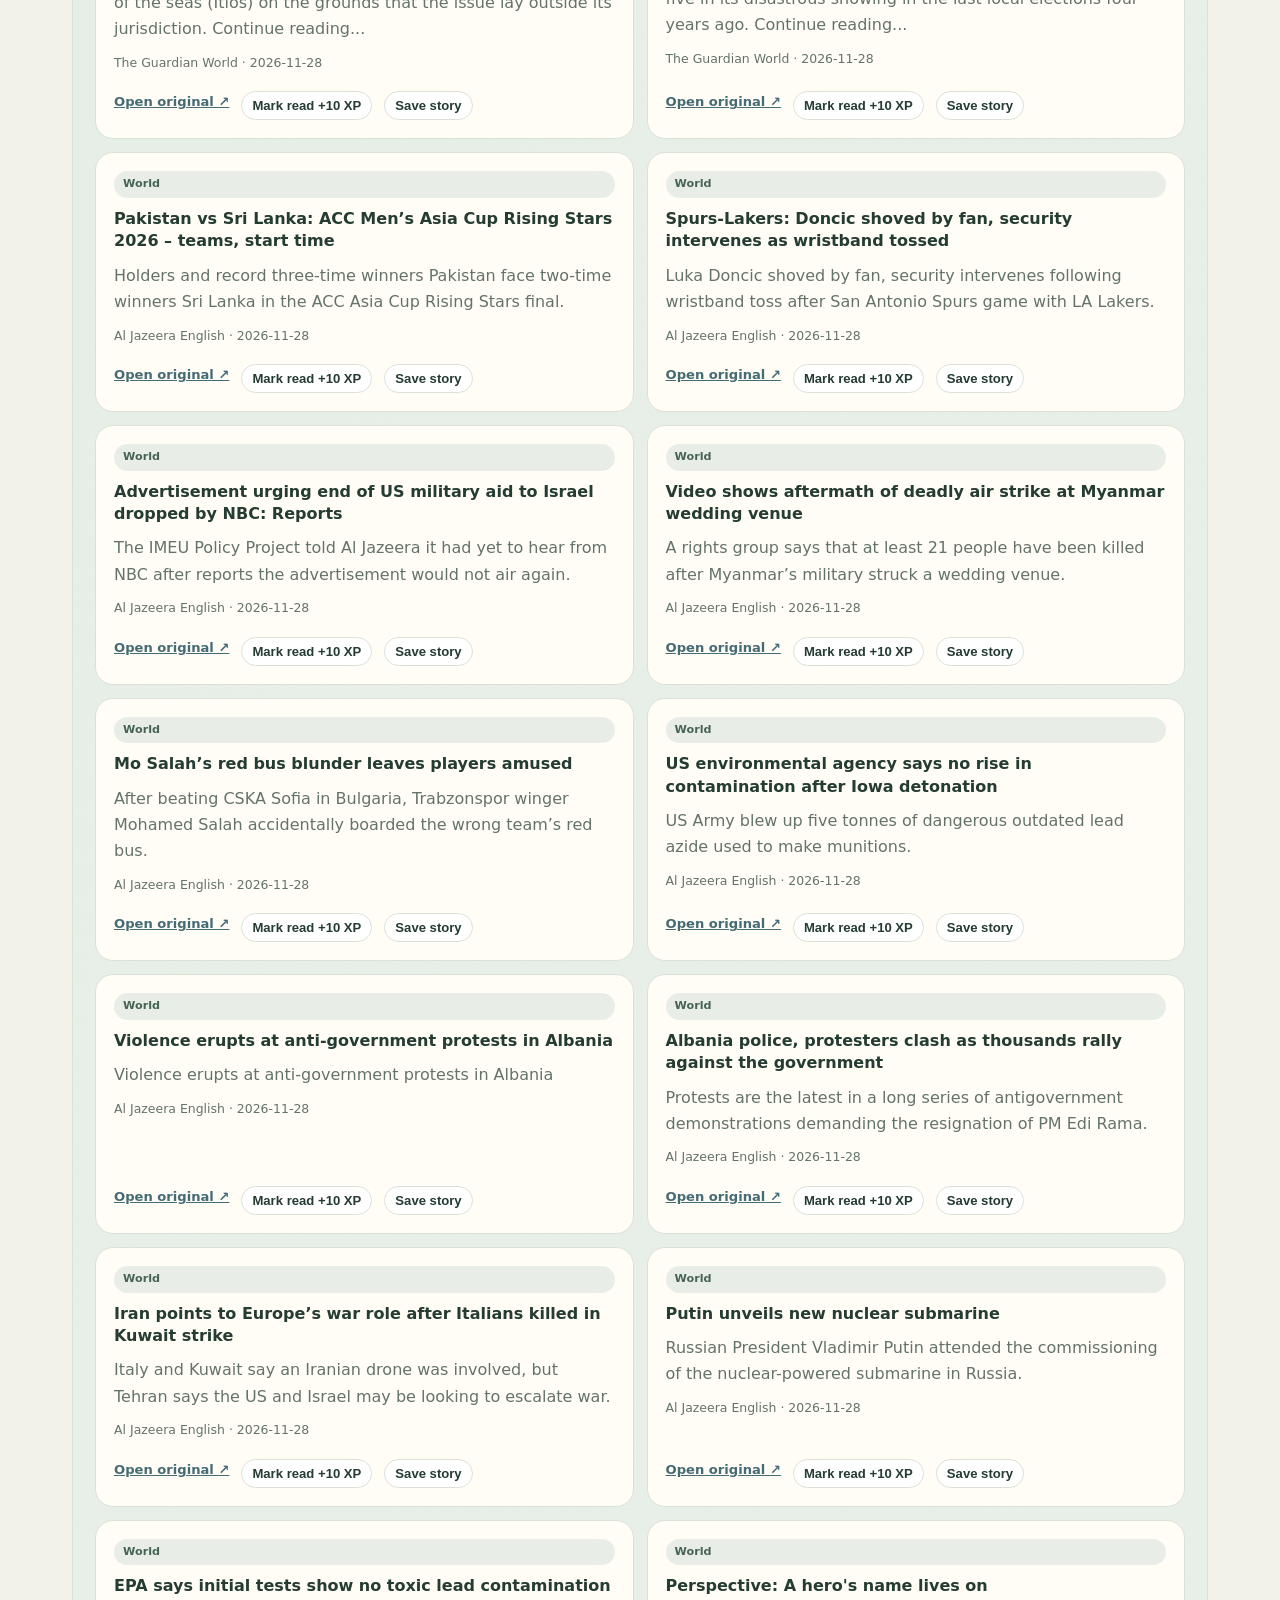
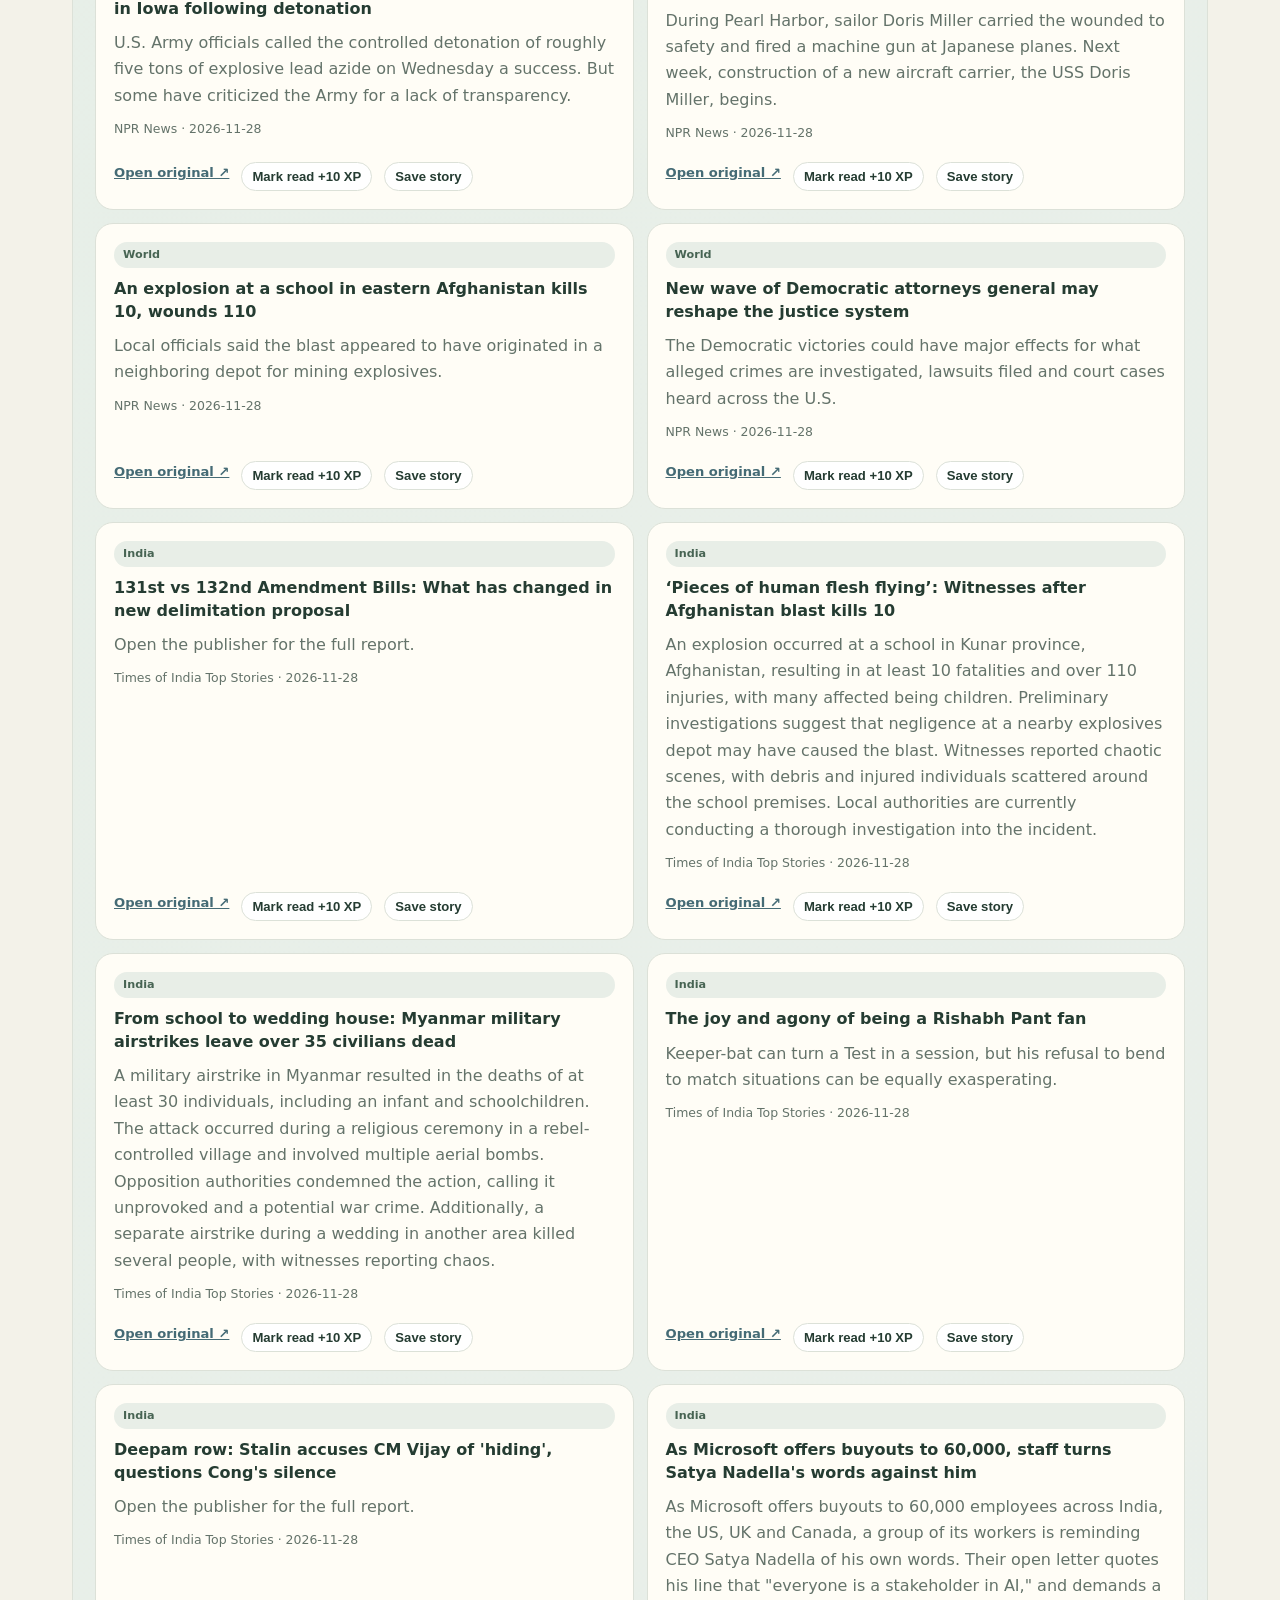
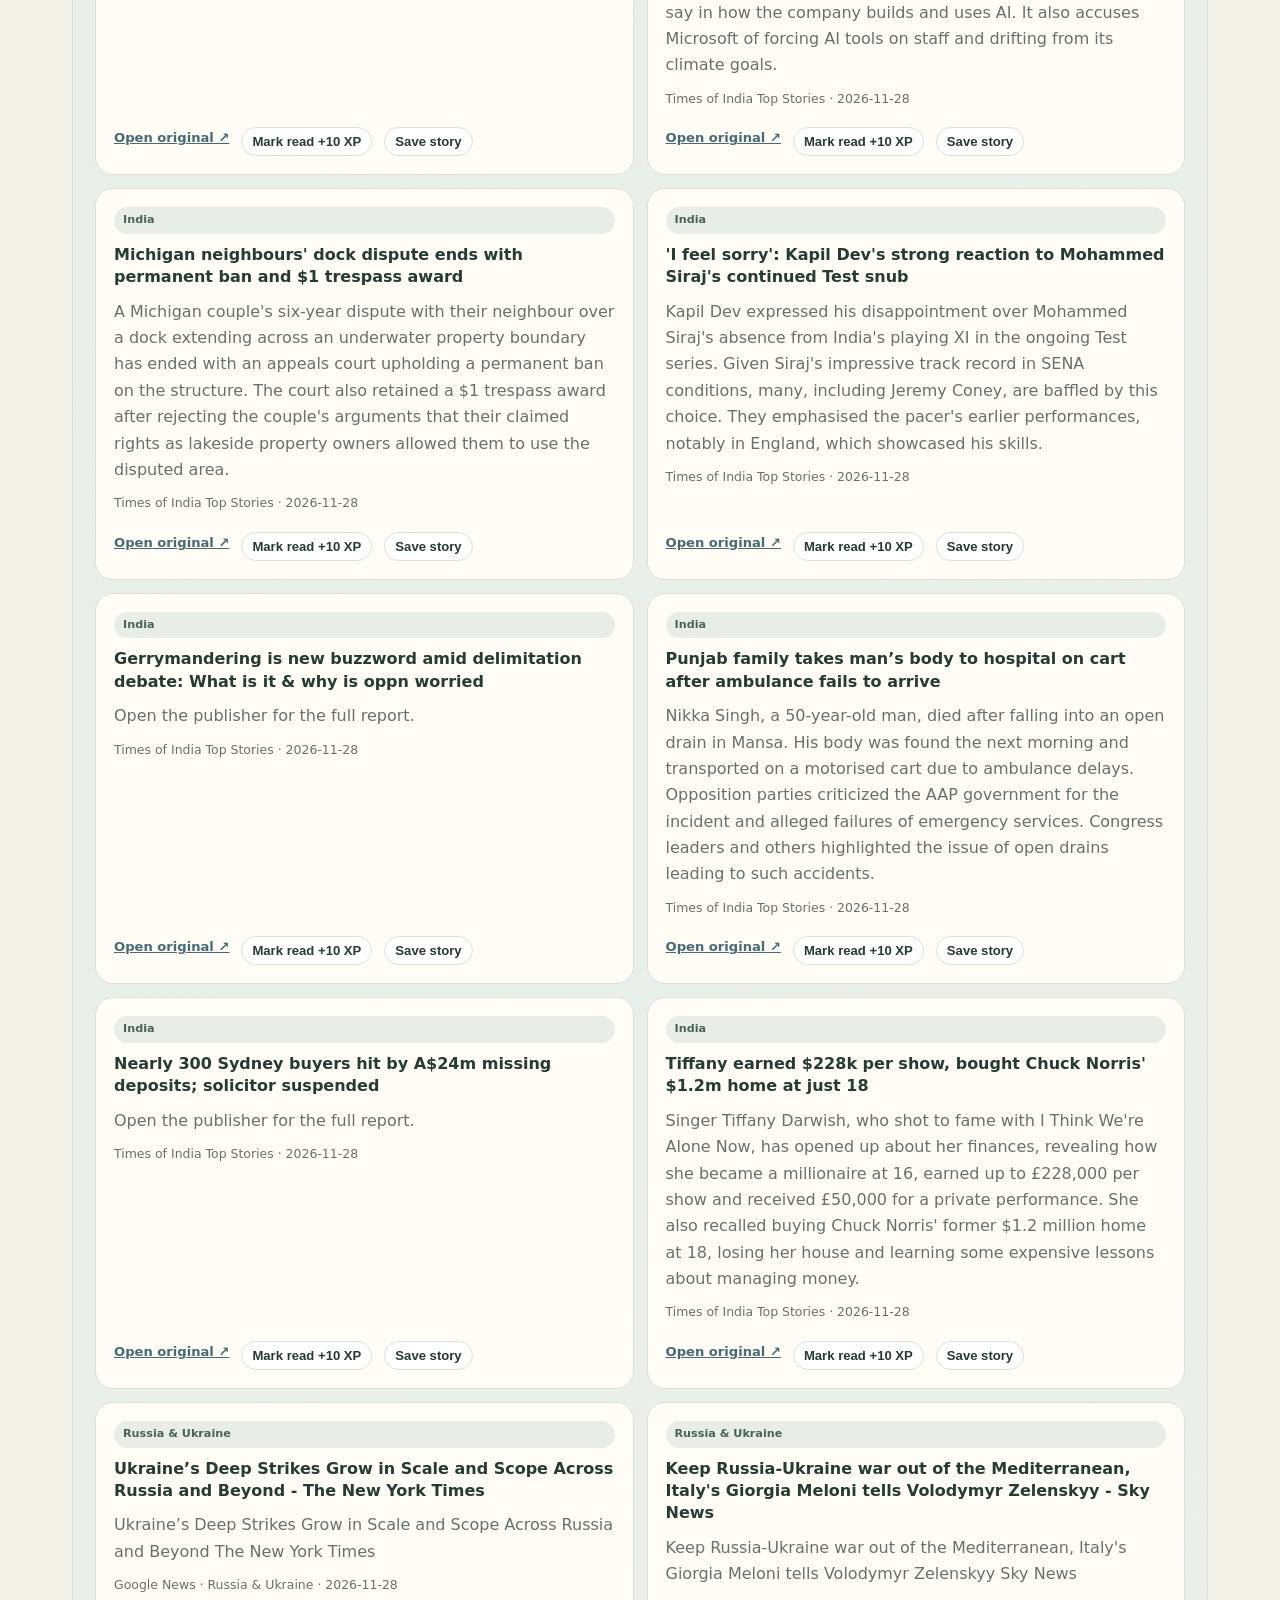
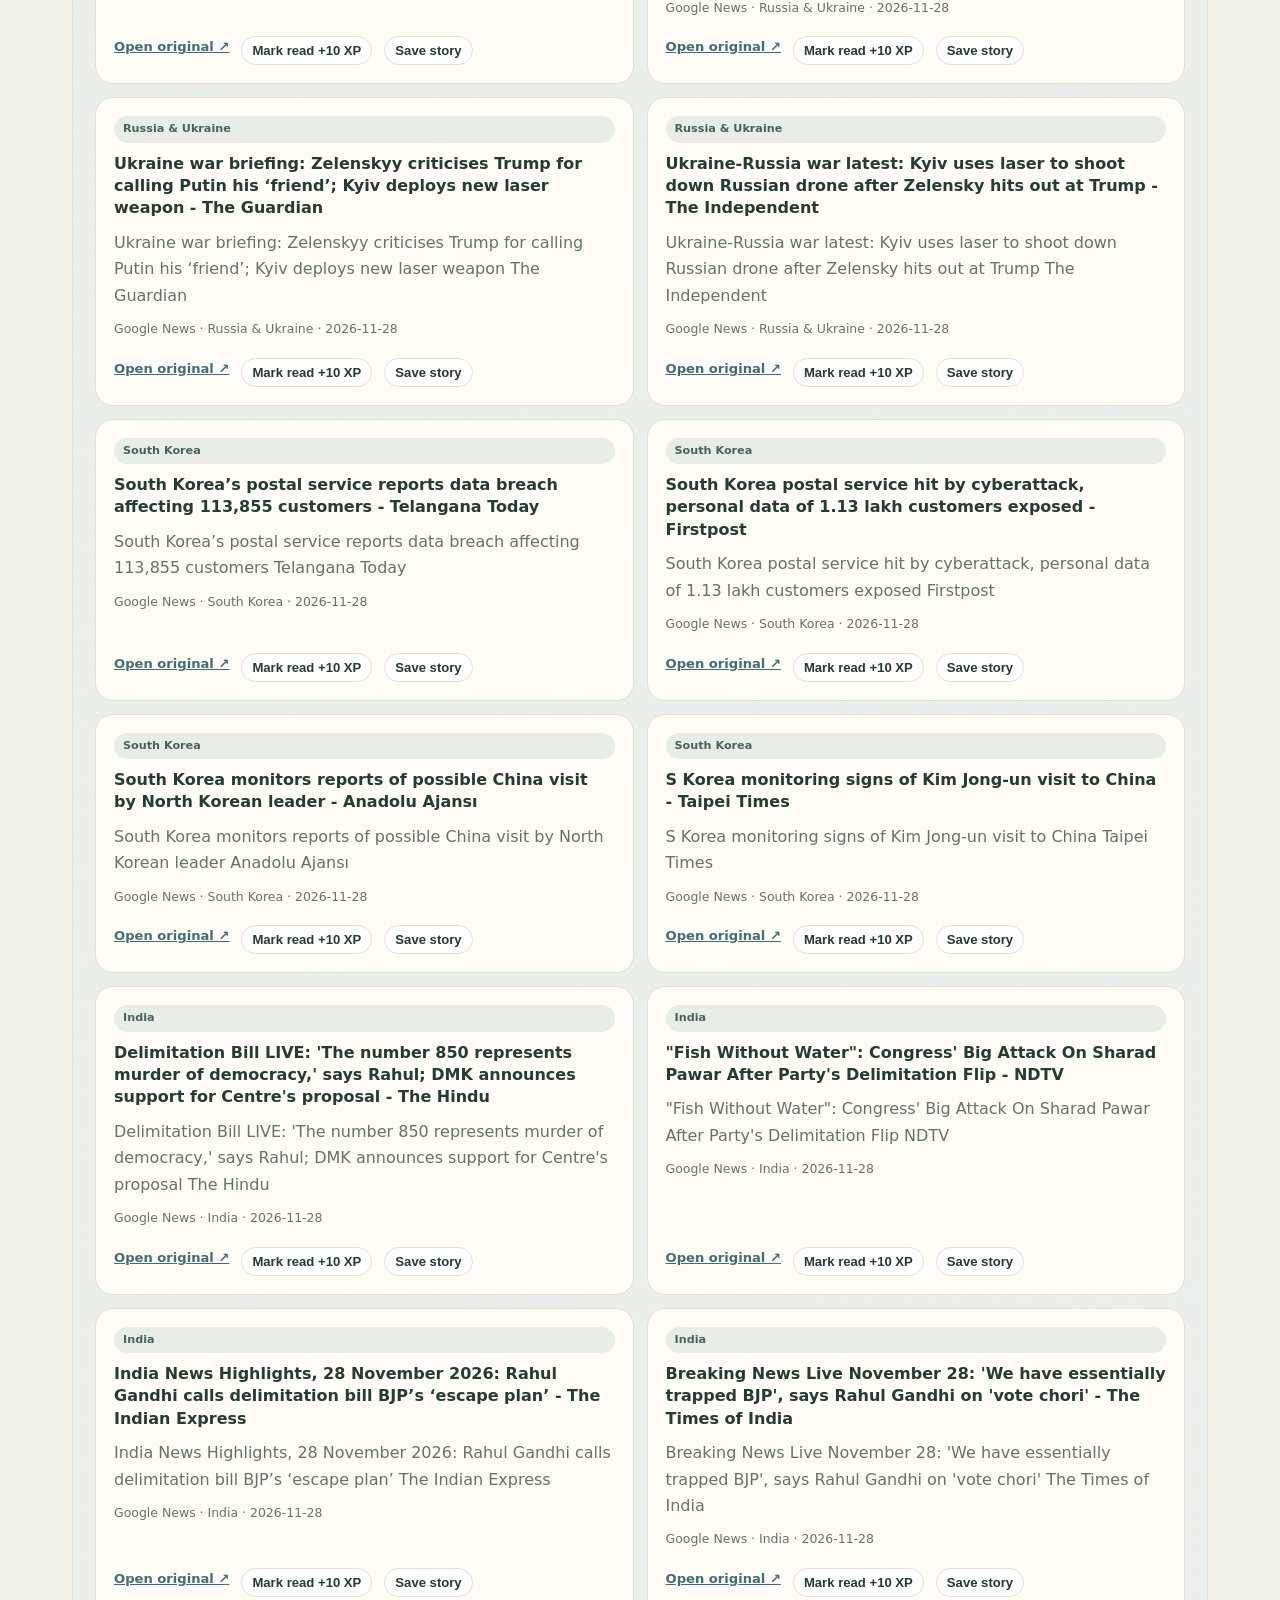
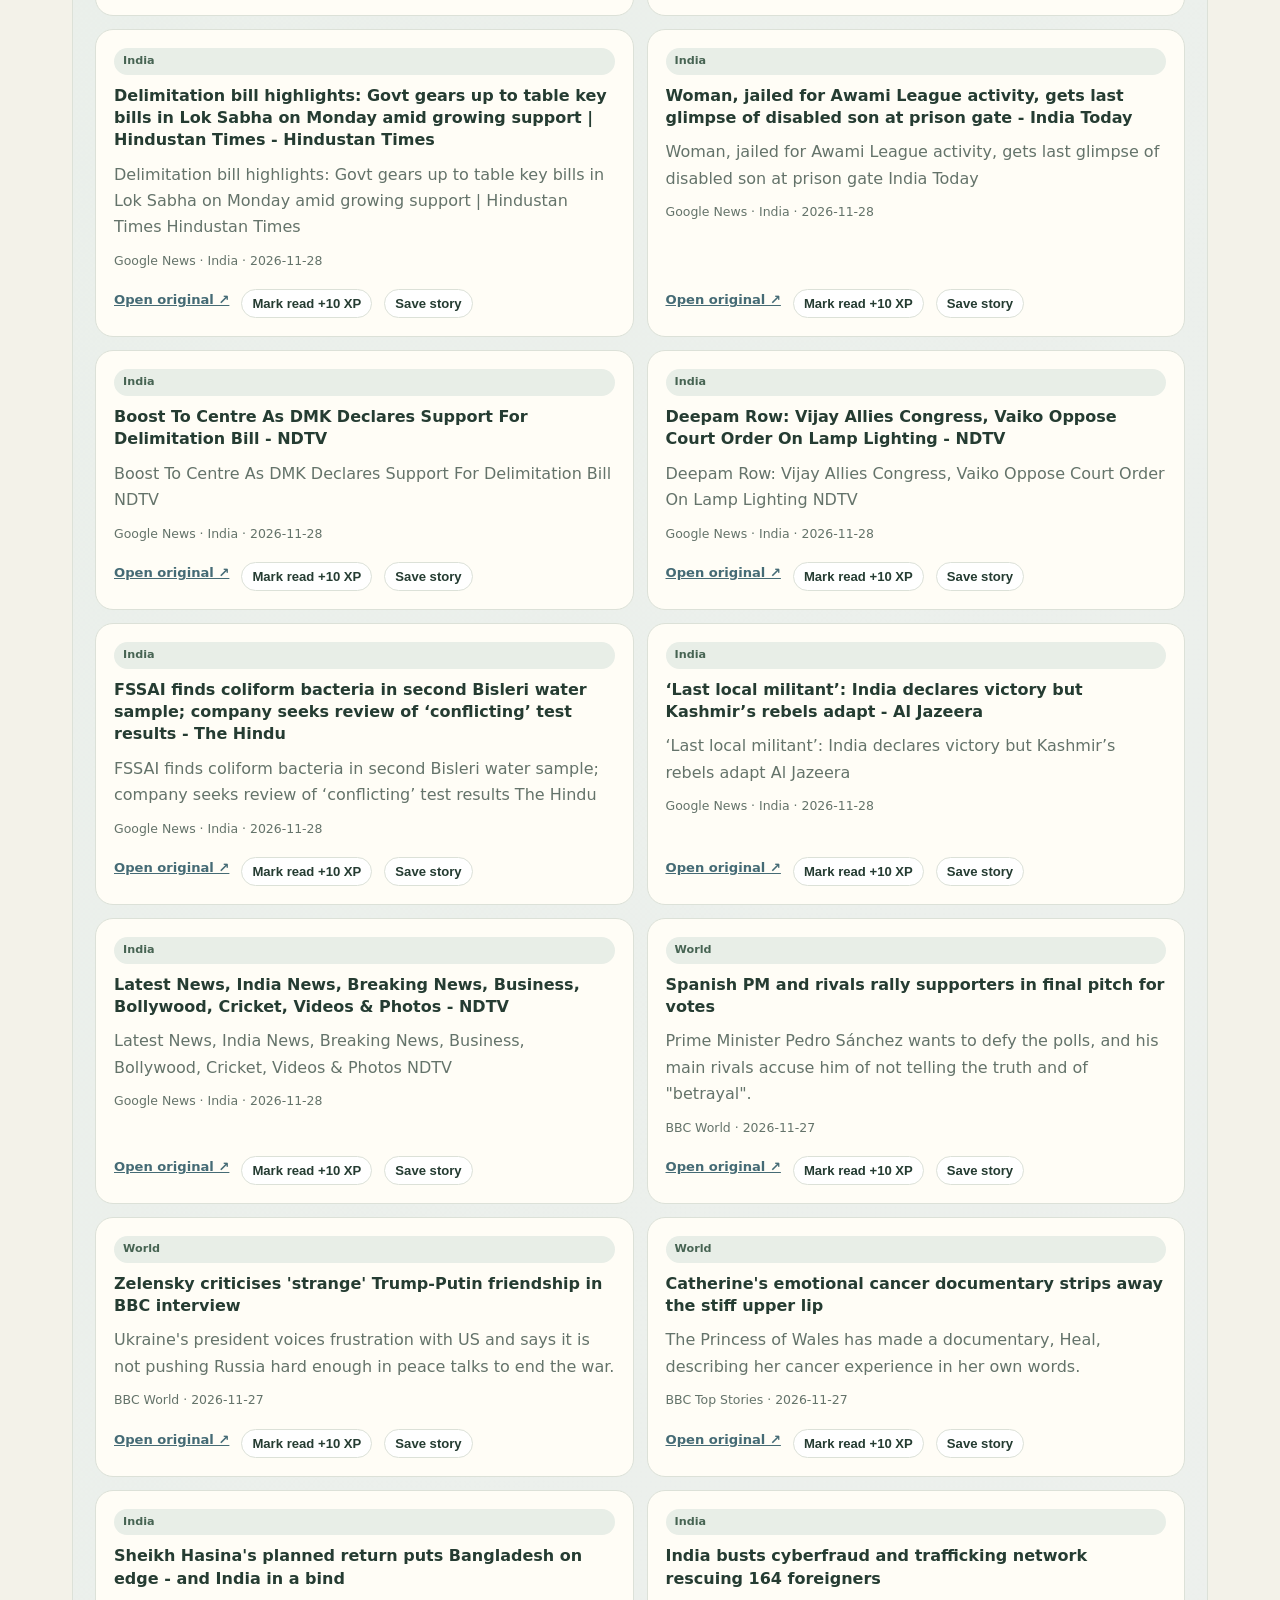
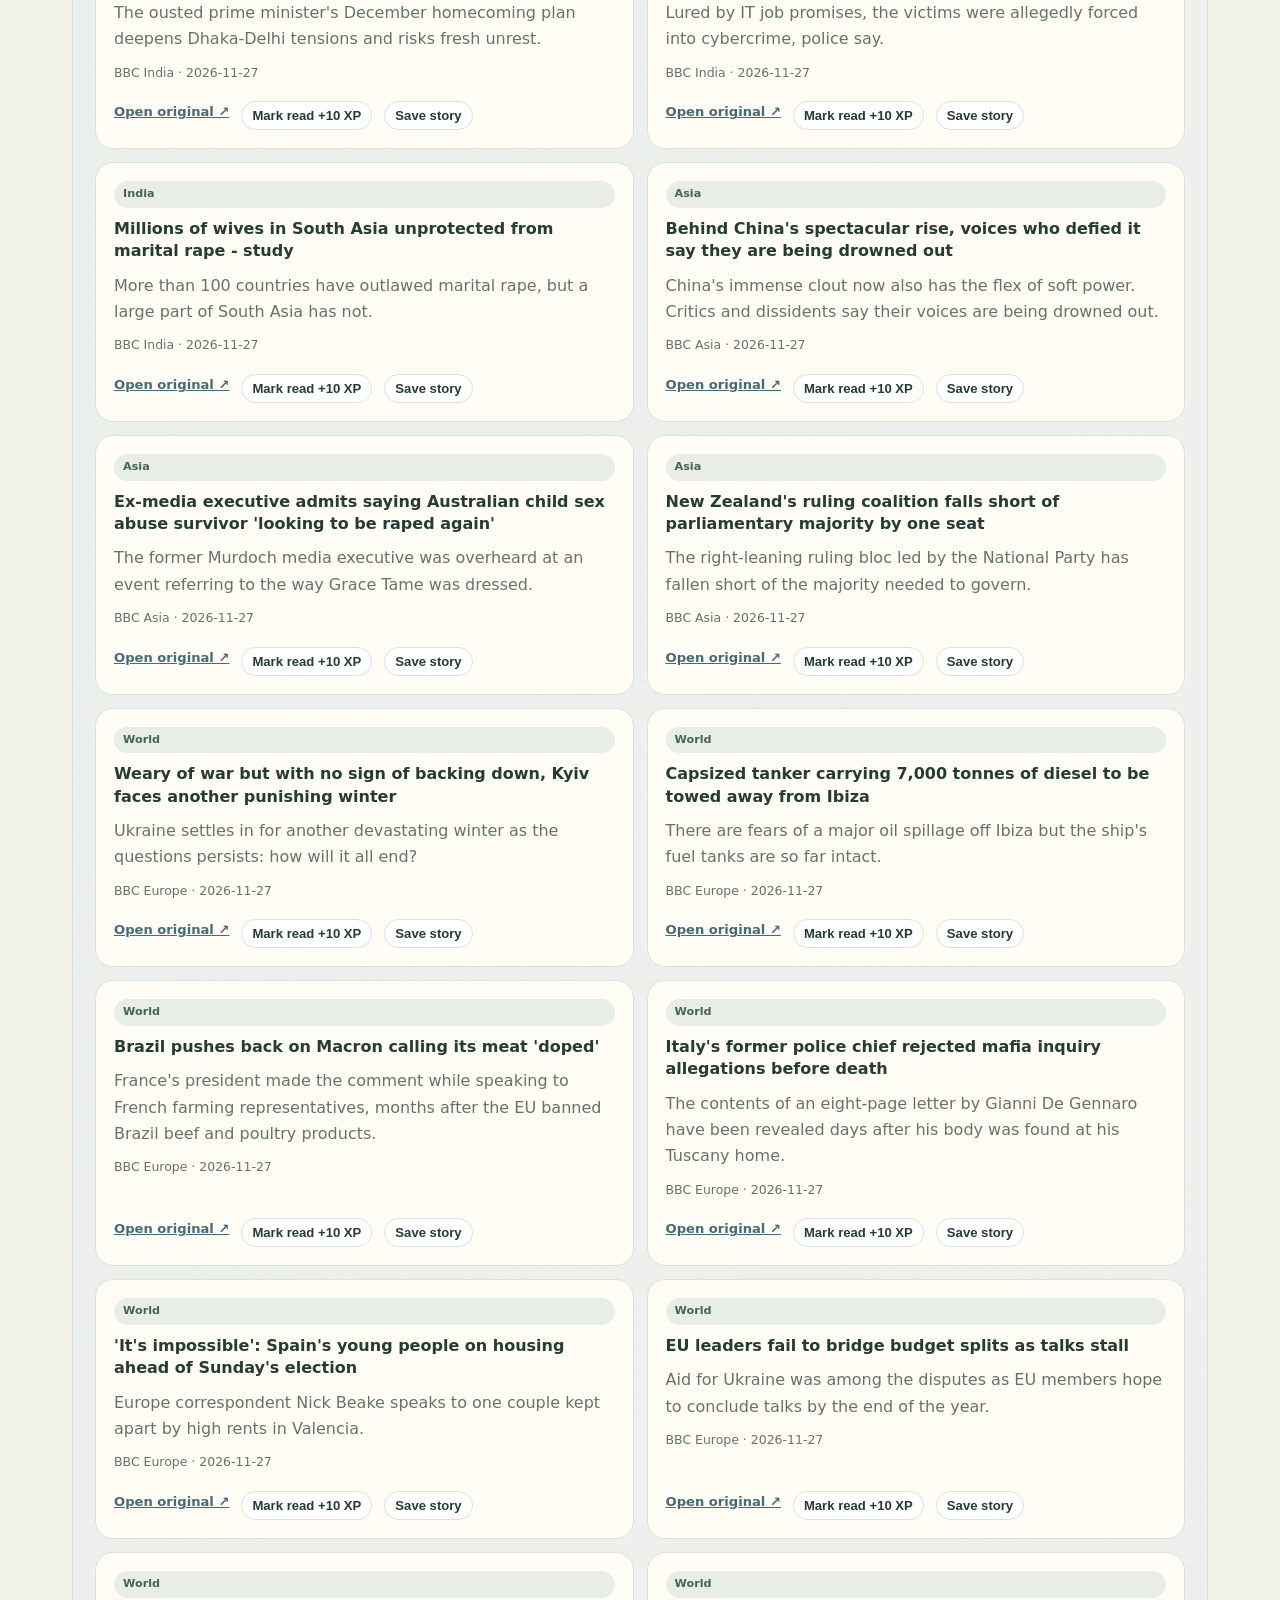
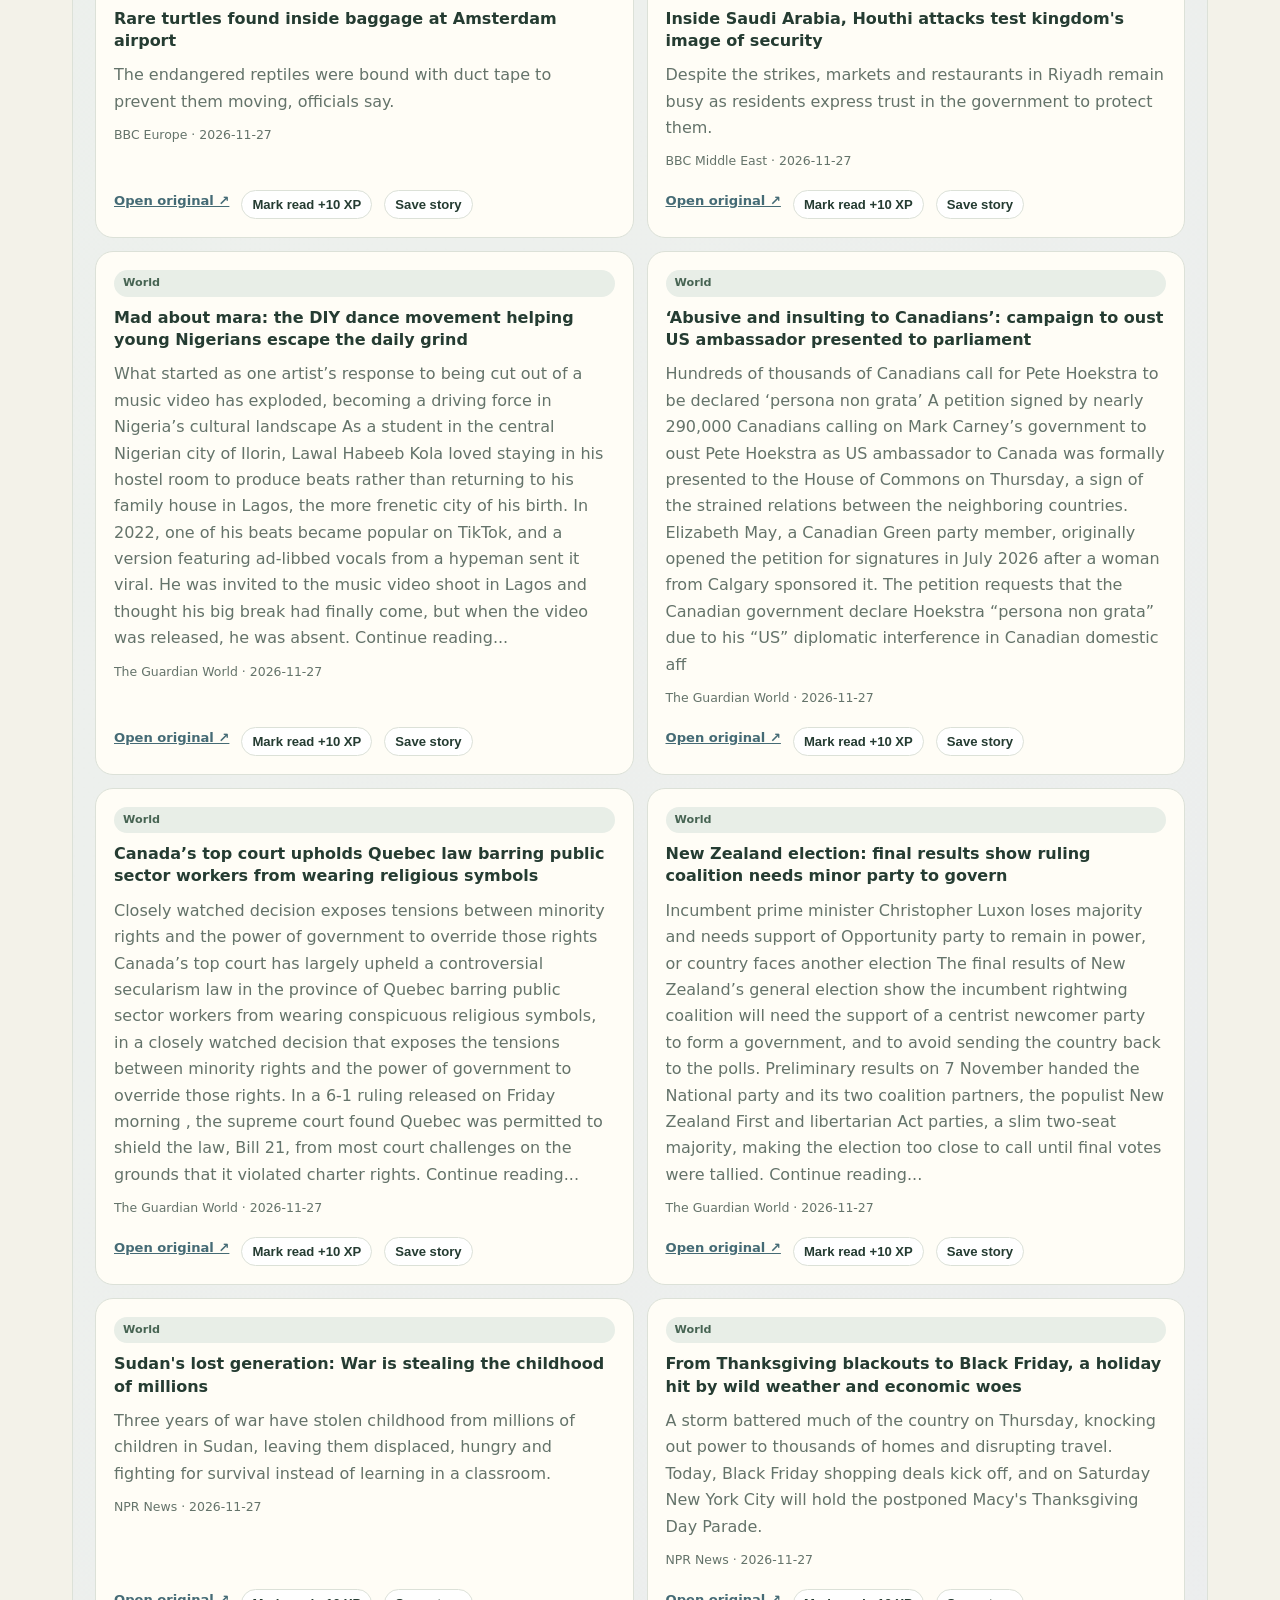
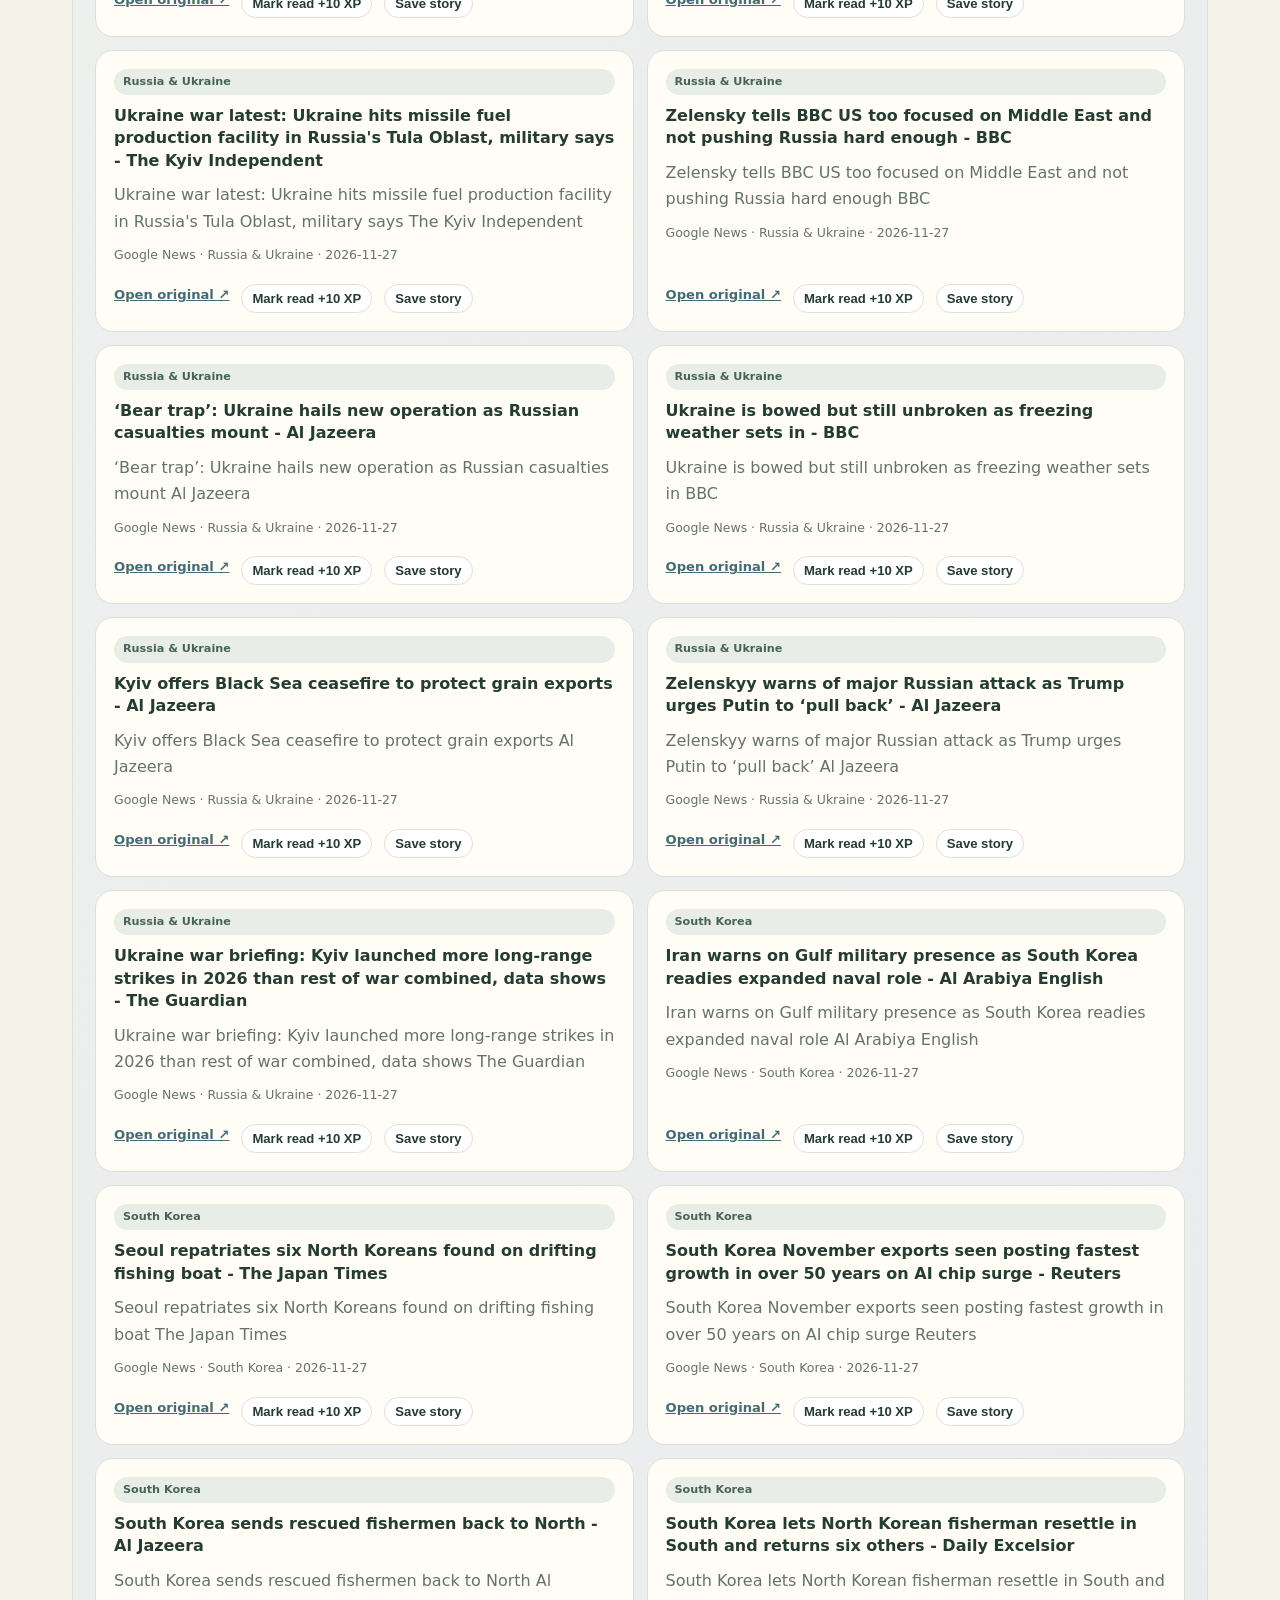
<file: world-news.html>
<!doctype html><html lang="en"><head><meta charset="utf-8"><meta name="viewport" content="width=device-width,initial-scale=1"><meta name="theme-color" content="#e9eee7"><meta name="description" content="World & India — Follow international events with country context and multiple perspectives."><title>World & India | NEXTGEN AI</title><link rel="stylesheet" href="assets/site.css"></head><body data-categories="World|India|Russia & Ukraine|South Korea|Asia|Politics"><header><div class="nav"><a class="brand" href="index.html">NEXTGEN <span>AI</span></a><nav><a href="index.html">Home</a><a href="world-news.html">World</a><a href="ai-technology.html">AI & Tech</a><a href="science.html">Science</a><a href="business.html">Business</a><a href="marketing.html">Marketing</a><a href="trading.html">Trading & Stocks</a><a href="style-watches.html">Style & Watches</a><a href="gaming-sports.html">Gaming & Sports</a><a href="learn.html">Learn</a></nav></div></header><main class="wrap"><a class="back" href="index.html">← Back to home</a><section class="section-head"><div class="eyebrow">Daily news desk</div><h1>World & India</h1><p class="muted">Follow international events with country context and multiple perspectives.</p></section><div class="grid"><div class="card"><h3>🌐 Global affairs</h3><p>Diplomacy, elections, international organisations and cross-border developments.</p></div><div class="card"><h3>🇮🇳 India watch</h3><p>National policy, economy, society, technology and regional developments.</p></div><div class="card"><h3>🕊️ Conflict & diplomacy</h3><p>Follow Russia–Ukraine, Korean peninsula and regional security with careful source checking.</p></div></div><div class="panel"><div class="toolbar"><input id="searchNews" type="search" placeholder="Search headlines, countries or topics..." aria-label="Search stories"><select id="sortNews"><option value="newest">Newest first</option><option value="oldest">Oldest first</option></select><span id="storyCount" class="muted">Loading stories...</span></div><p id="feedStatus" class="note">Connecting to the latest feed...</p><div id="newsGrid" class="news-grid"><div class="empty">Loading stories…</div></div></div><footer><b>NEXTGEN AI</b><p>Explore widely. Understand deeply. Learn something useful every day.</p><p class="note">Headlines and excerpts link to original publishers. News feeds may be incomplete or delayed. Community posts are not verified reporting. Always check original sources for important claims.</p></footer></main><script src="assets/site.js" defer></script></body></html>
</file>
<file: assets/site.css>
:root{--bg:#f3f2e9;--paper:#fffdf6;--sage:#718777;--deep:#253c32;--muted:#64736a;--line:#dce1d8;--silver:#c8d0ca;--blue:#dce8ed;--lav:#ebe7f3}*{box-sizing:border-box}html{scroll-behavior:auto}body{margin:0;background:var(--bg);color:var(--deep);font:16px/1.65 Inter,ui-sans-serif,system-ui,-apple-system,Segoe UI,sans-serif}a{color:#456b75}header{position:sticky;top:0;z-index:10;background:#f3f2e9f2;backdrop-filter:blur(14px);border-bottom:1px solid var(--line)}.nav{max-width:1180px;margin:auto;padding:13px 22px;display:flex;align-items:center;justify-content:space-between;gap:18px}.brand{font-weight:900;letter-spacing:.1em;text-decoration:none;color:var(--deep)}.brand span{color:var(--sage)}nav{display:flex;gap:15px;flex-wrap:wrap}nav a{text-decoration:none;font-size:.88rem;color:var(--muted)}nav a[aria-current=page]{color:var(--deep);font-weight:850}.wrap{max-width:1180px;margin:auto;padding:34px 22px 80px}.hero{display:grid;grid-template-columns:1.1fr .9fr;gap:35px;align-items:center;min-height:390px}.eyebrow{text-transform:uppercase;letter-spacing:.16em;font-size:.7rem;color:var(--sage);font-weight:850}.hero h1{font-size:clamp(2.7rem,6vw,5rem);line-height:1.02;letter-spacing:-.055em;margin:12px 0}.hero p,.muted{color:var(--muted)}.hero p{font-size:1.08rem;max-width:650px}.orb-wrap{height:330px;display:grid;place-items:center;position:relative;perspective:900px;isolation:isolate}.orb-wrap:before{content:"";position:absolute;width:310px;height:310px;border-radius:50%;background:radial-gradient(circle,#dce9df99 0%,#dce9df38 42%,transparent 72%);filter:blur(12px);z-index:-2}.orb-wrap:after{content:"NEXTGEN / INTELLIGENCE";position:absolute;bottom:12px;letter-spacing:.25em;font-size:.58rem;font-weight:800;color:#8b9d91}.orb{width:205px;height:205px;border-radius:50%;position:relative;background:radial-gradient(ellipse at 31% 23%,#ffffff 0%,#e3eee8 9%,#b7cbbf 25%,#829d8e 54%,#3c5a4d 82%,#20372e 100%);box-shadow:inset -24px -28px 48px #152a2480,inset 10px 8px 22px #ffffff88,0 35px 80px #4b685233;animation:float 6s ease-in-out infinite}.orb:before{content:"";position:absolute;inset:14% 9%;border-radius:50%;border:1px solid #ffffff38;transform:rotate(-25deg) scaleY(.48)}.orb:after{content:"";position:absolute;width:8px;height:8px;border-radius:50%;background:#f8fff9;top:24%;left:23%;filter:blur(3px);box-shadow:0 0 24px 9px #ffffff66}.ring{position:absolute;width:320px;height:120px;border:1px solid #789183a8;border-radius:50%;transform:rotate(-22deg);animation:spin 16s linear infinite}.ring.two{width:350px;height:155px;transform:rotate(62deg);animation-direction:reverse;border-color:#a8b8c6}.ring.three{width:265px;height:330px;transform:rotate(18deg);border-style:dashed;border-color:#b6c6b8a8;animation:spin 24s linear infinite reverse}.orb-node{position:absolute;width:9px;height:9px;border-radius:50%;background:#f8fff9;border:2px solid #829b8b;box-shadow:0 0 0 5px #dbe6dc88,0 0 18px #6d8c78;z-index:2}.node-one{top:57px;left:calc(50% + 102px)}.node-two{bottom:72px;left:calc(50% - 145px);width:7px;height:7px}.node-three{top:145px;left:calc(50% - 170px);width:5px;height:5px}@keyframes float{50%{transform:translateY(-13px) rotateY(12deg)}}@keyframes spin{to{rotate:338deg}}.section-head{margin:30px 0 18px}.section-head h2{font-size:clamp(1.7rem,4vw,2.6rem);margin:4px 0;letter-spacing:-.04em}.grid{display:grid;grid-template-columns:repeat(3,minmax(0,1fr));gap:15px}.tile{position:relative;overflow:hidden}.tile:after{content:"↗";position:absolute;right:18px;top:17px;color:#9aaa9d;font-size:1rem;opacity:.7}.tile,.card{display:block;background:var(--paper);border:1px solid var(--line);border-radius:20px;padding:20px;color:var(--deep);text-decoration:none;box-shadow:0 8px 28px #304b3b08;transition:transform .18s,border-color .18s,box-shadow .18s}.tile:hover{transform:translateY(-3px);border-color:#91a796;box-shadow:0 14px 28px #304b3b12}.tile .emoji{font-size:1.7rem}.tile h3,.card h3{margin:7px 0}.tile p,.card p{color:var(--muted);margin:4px 0}.tag{display:inline-block;background:#e8eee7;border-radius:999px;padding:4px 9px;font-size:.7rem;color:#476453;font-weight:800}.btn{display:inline-flex;align-items:center;gap:8px;border:1px solid var(--deep);border-radius:999px;padding:10px 17px;text-decoration:none;background:var(--deep);color:#fff;font-weight:750}.btn.alt{background:transparent;color:var(--deep)}.actions{display:flex;gap:10px;flex-wrap:wrap;margin-top:20px}.panel{background:linear-gradient(120deg,#e4eee5,#edf0ed 55%,#e8e6f0);border:1px solid var(--line);border-radius:22px;padding:22px;margin:22px 0}.toolbar{display:grid;grid-template-columns:2fr 1fr 1fr;gap:9px;margin:16px 0}.toolbar input,.toolbar select{width:100%;min-width:0;padding:11px 12px;border-radius:11px;border:1px solid var(--silver);background:var(--paper);color:var(--deep);font:inherit}.news-grid{display:grid;grid-template-columns:repeat(2,minmax(0,1fr));gap:13px}.news-card{background:var(--paper);border:1px solid var(--line);border-radius:18px;padding:18px;display:flex;flex-direction:column;min-height:225px}.news-card h3{font-size:1rem;line-height:1.4;margin:10px 0 5px}.news-card p{margin:5px 0;color:var(--muted)}.news-meta{font-size:.78rem;color:var(--muted)}.news-actions{display:flex;gap:12px;flex-wrap:wrap;margin-top:auto;padding-top:13px}.news-actions a,.news-actions button{font-size:.82rem;font-weight:750}.mini-action{border:1px solid var(--line);background:#fff;border-radius:999px;padding:6px 10px;cursor:pointer;color:var(--deep)}.mini-action.done{background:#e5eee6}.empty{padding:25px;text-align:center;border:1px dashed var(--silver);border-radius:16px;color:var(--muted);grid-column:1/-1}.learn-grid{display:grid;grid-template-columns:repeat(2,minmax(0,1fr));gap:13px}.lesson{background:var(--paper);border:1px solid var(--line);border-radius:16px;padding:17px}.lesson h3{margin:4px 0}.lesson p{margin:5px 0;color:var(--muted)}.lesson details{margin-top:10px;border-top:1px solid var(--line);padding-top:9px}.lesson summary{font-weight:800;cursor:pointer}.lesson ul{padding-left:20px}.progress{height:9px;border-radius:10px;background:#dce3dc;overflow:hidden}.progress span{display:block;height:100%;width:0;background:var(--sage)}.checklist label{display:flex;gap:10px;align-items:flex-start;padding:11px 0;border-bottom:1px solid var(--line)}.checklist input{margin-top:5px;accent-color:var(--sage)}.glossary-list{display:grid;grid-template-columns:repeat(2,minmax(0,1fr));gap:10px}.glossary-item{background:var(--paper);border:1px solid var(--line);border-radius:13px;padding:14px}.glossary-item b{display:block}.glossary-item p{margin:4px 0;color:var(--muted);font-size:.9rem}.note{font-size:.85rem;color:var(--muted)}footer{border-top:1px solid var(--line);padding:25px 0;color:var(--muted);font-size:.88rem;margin-top:60px}.back{display:inline-block;margin-bottom:20px;text-decoration:none;font-weight:750}.stats{display:flex;gap:12px;flex-wrap:wrap}.stat{background:#ffffffa8;border:1px solid #fff;border-radius:12px;padding:10px 14px}.stat b{display:block;font-size:1.3rem}.stat span{font-size:.75rem;color:var(--muted)}@media(max-width:780px){.hero{grid-template-columns:1fr;gap:0}.orb-wrap{height:250px}.orb{width:160px;height:160px}.ring{width:260px}.grid{grid-template-columns:repeat(2,minmax(0,1fr))}.nav{align-items:flex-start;flex-direction:column}nav{gap:10px}.toolbar{grid-template-columns:1fr 1fr}.toolbar input{grid-column:1/-1}}@media(max-width:560px){.grid,.news-grid,.learn-grid,.glossary-list{grid-template-columns:1fr}.wrap{padding:25px 16px 60px}.nav{padding:12px 16px}.toolbar{grid-template-columns:1fr}.toolbar input{grid-column:auto}}@media(prefers-reduced-motion:reduce){*,*:before,*:after{animation:none!important;scroll-behavior:auto!important;transition:none!important}}
</file>
